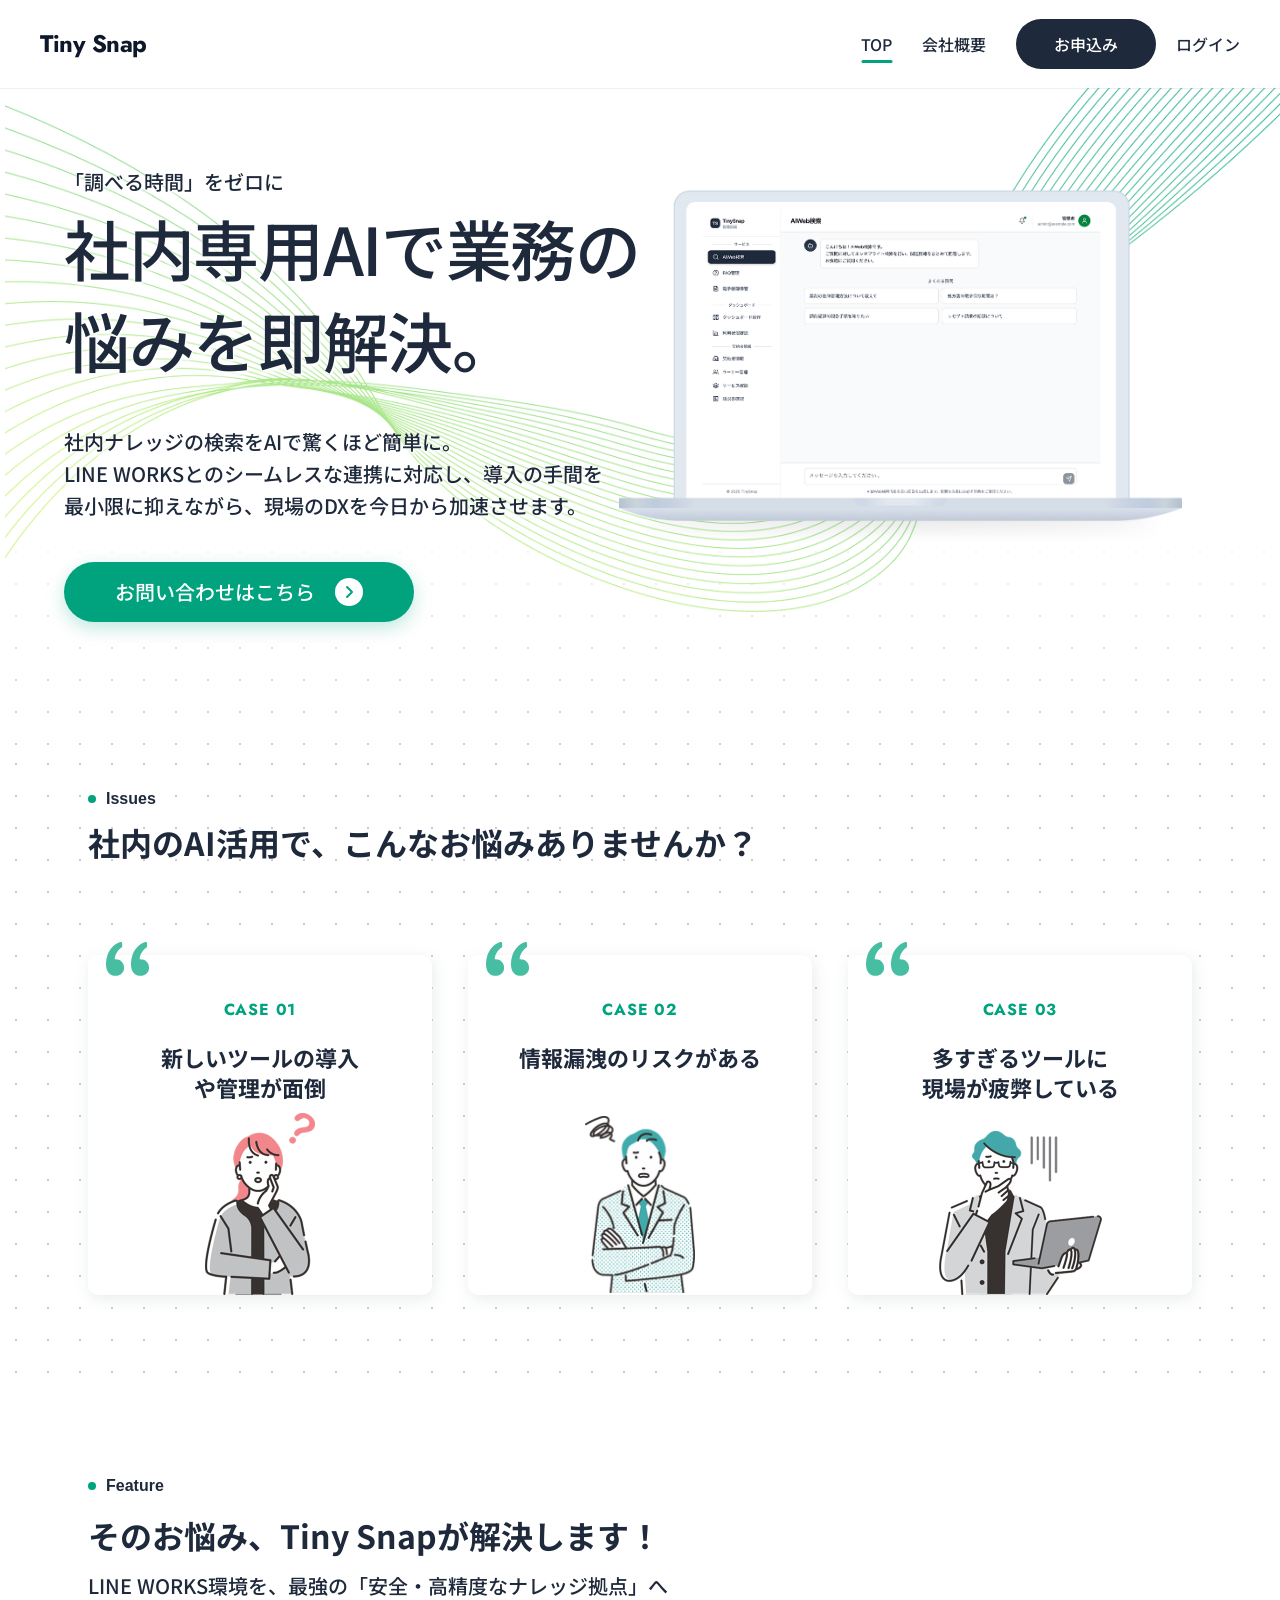
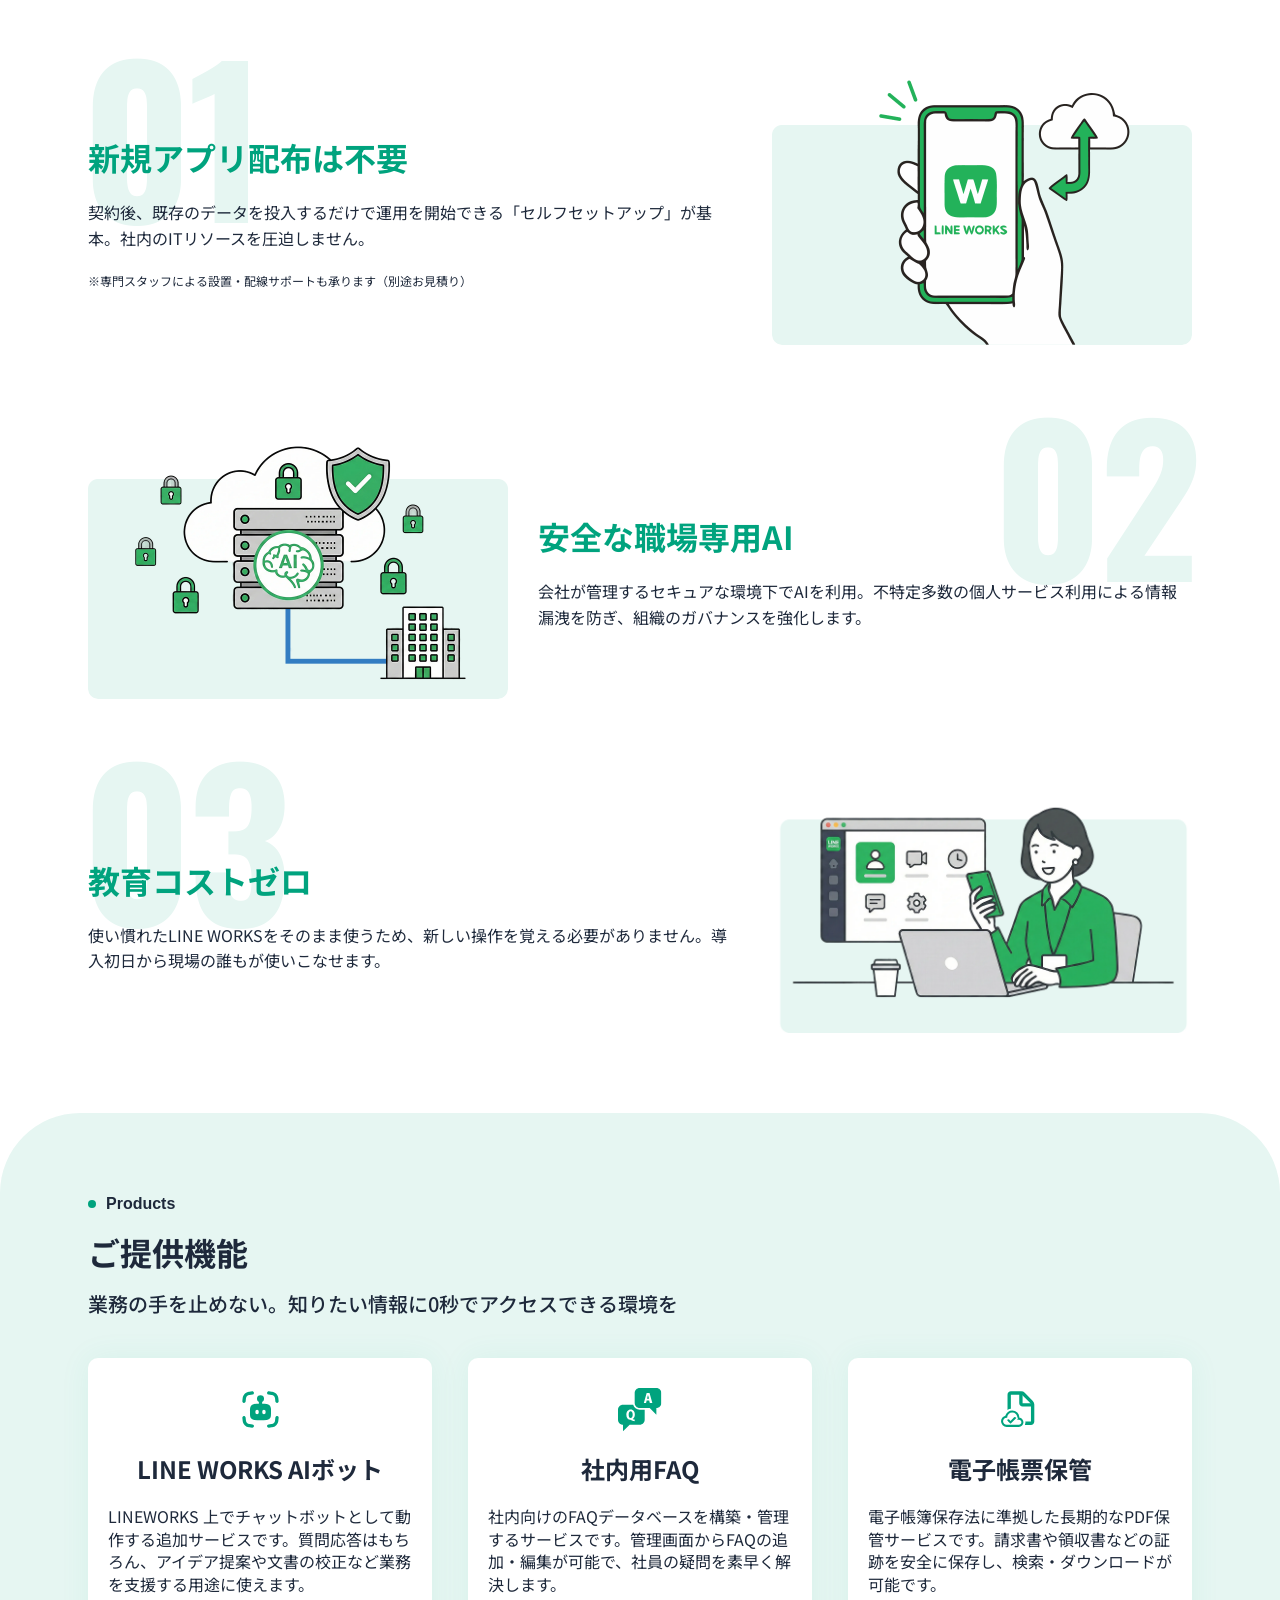
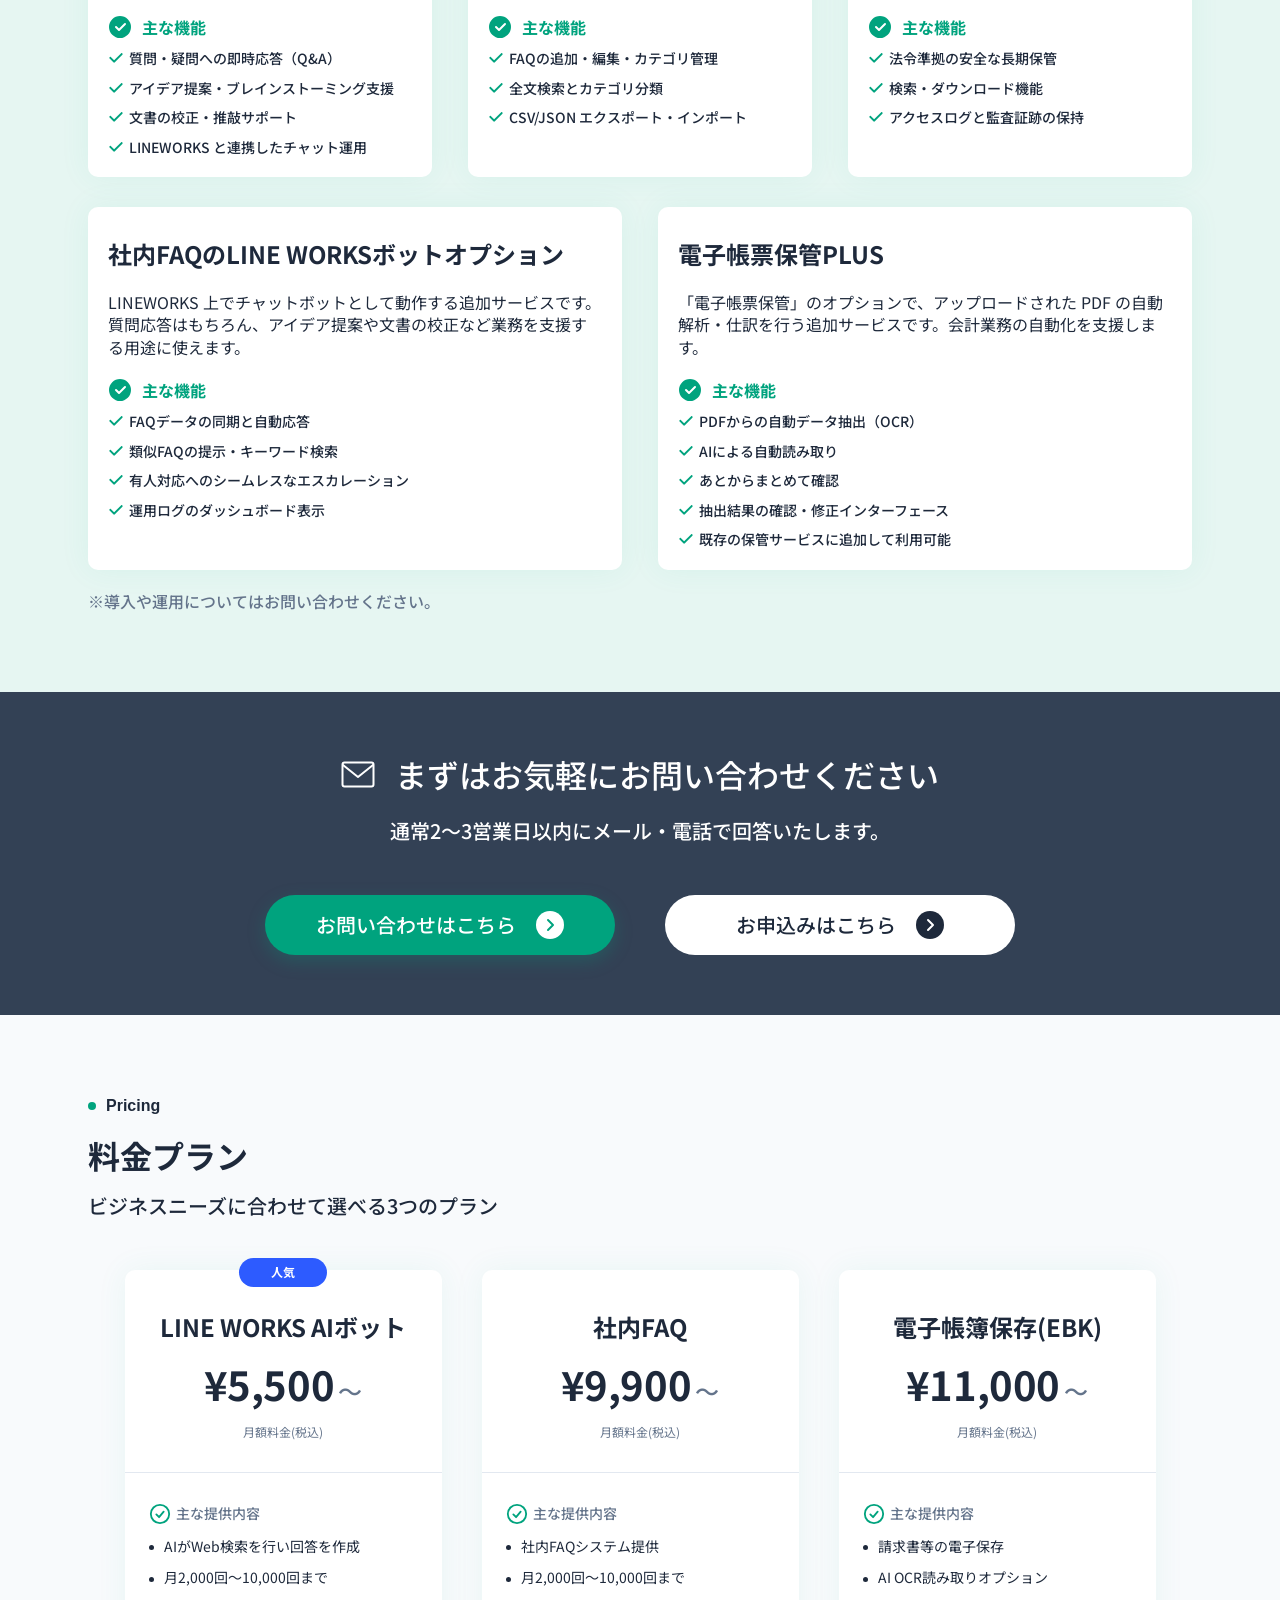
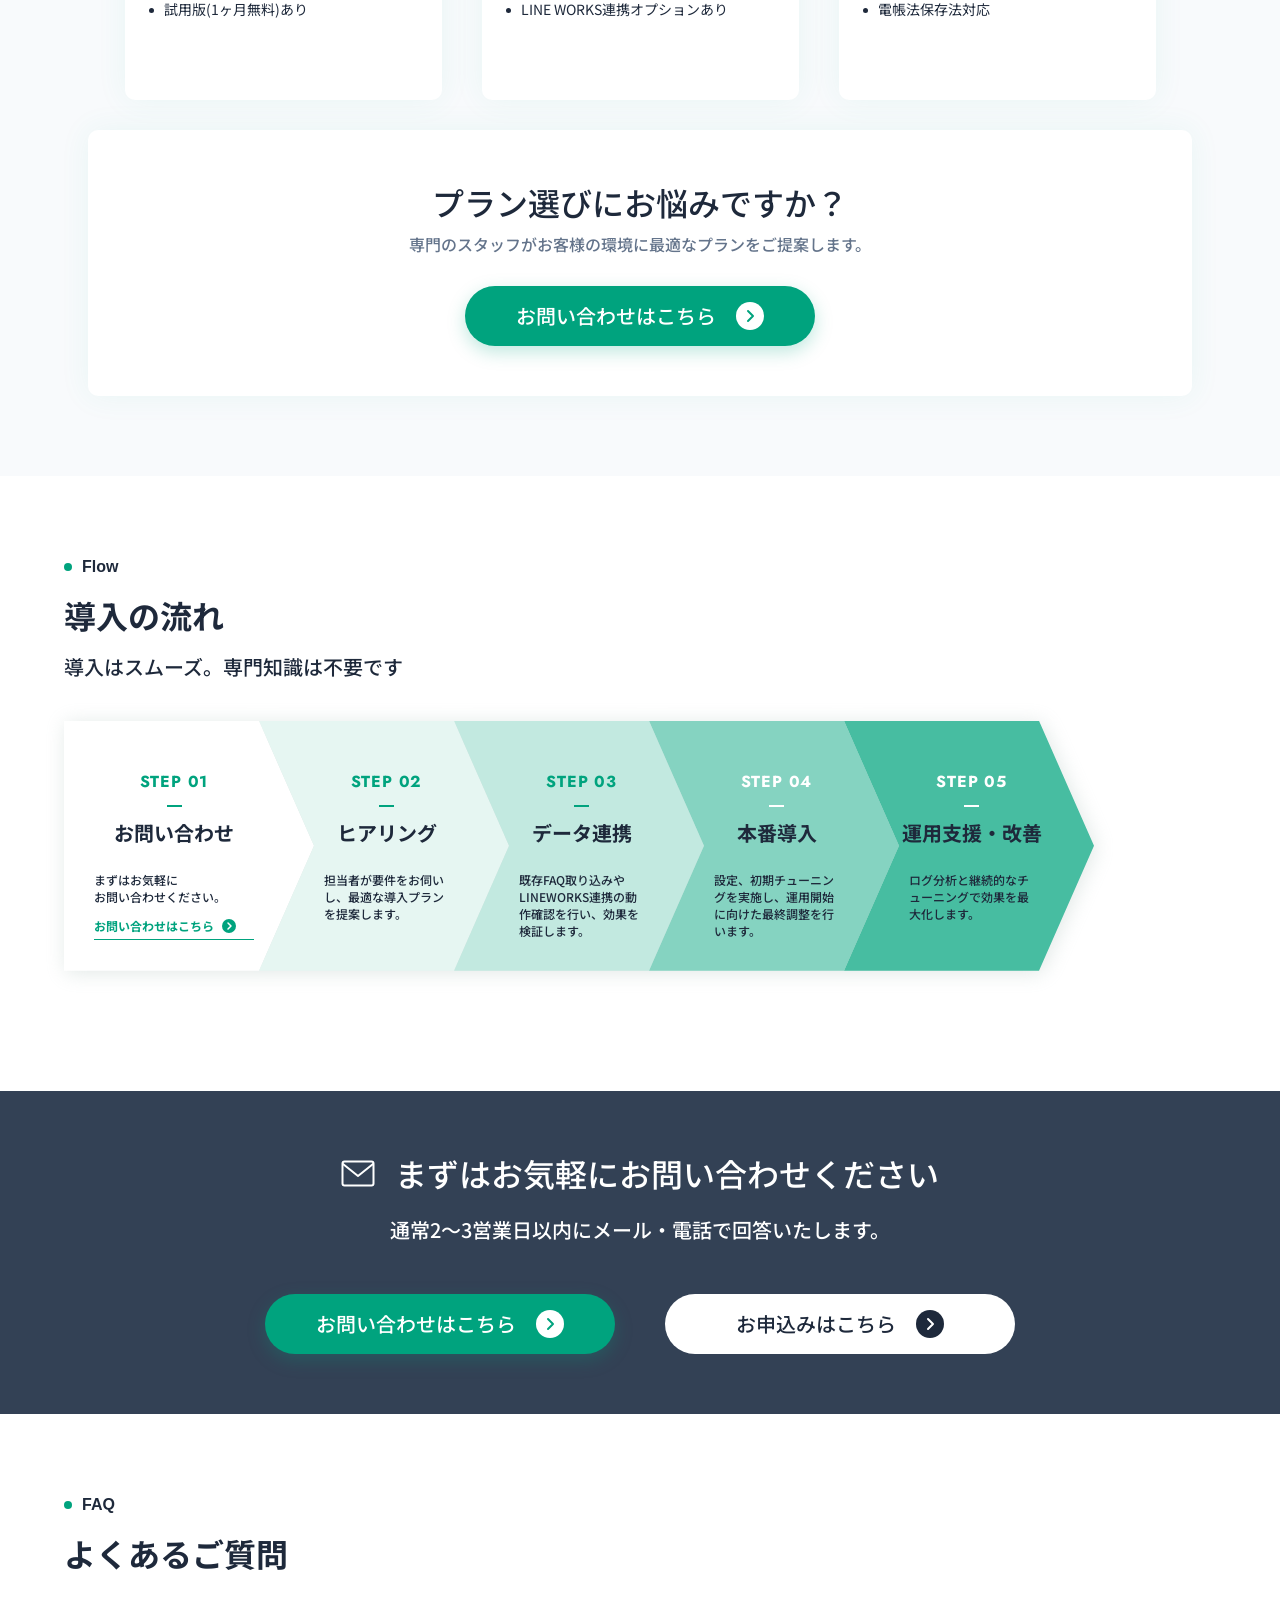
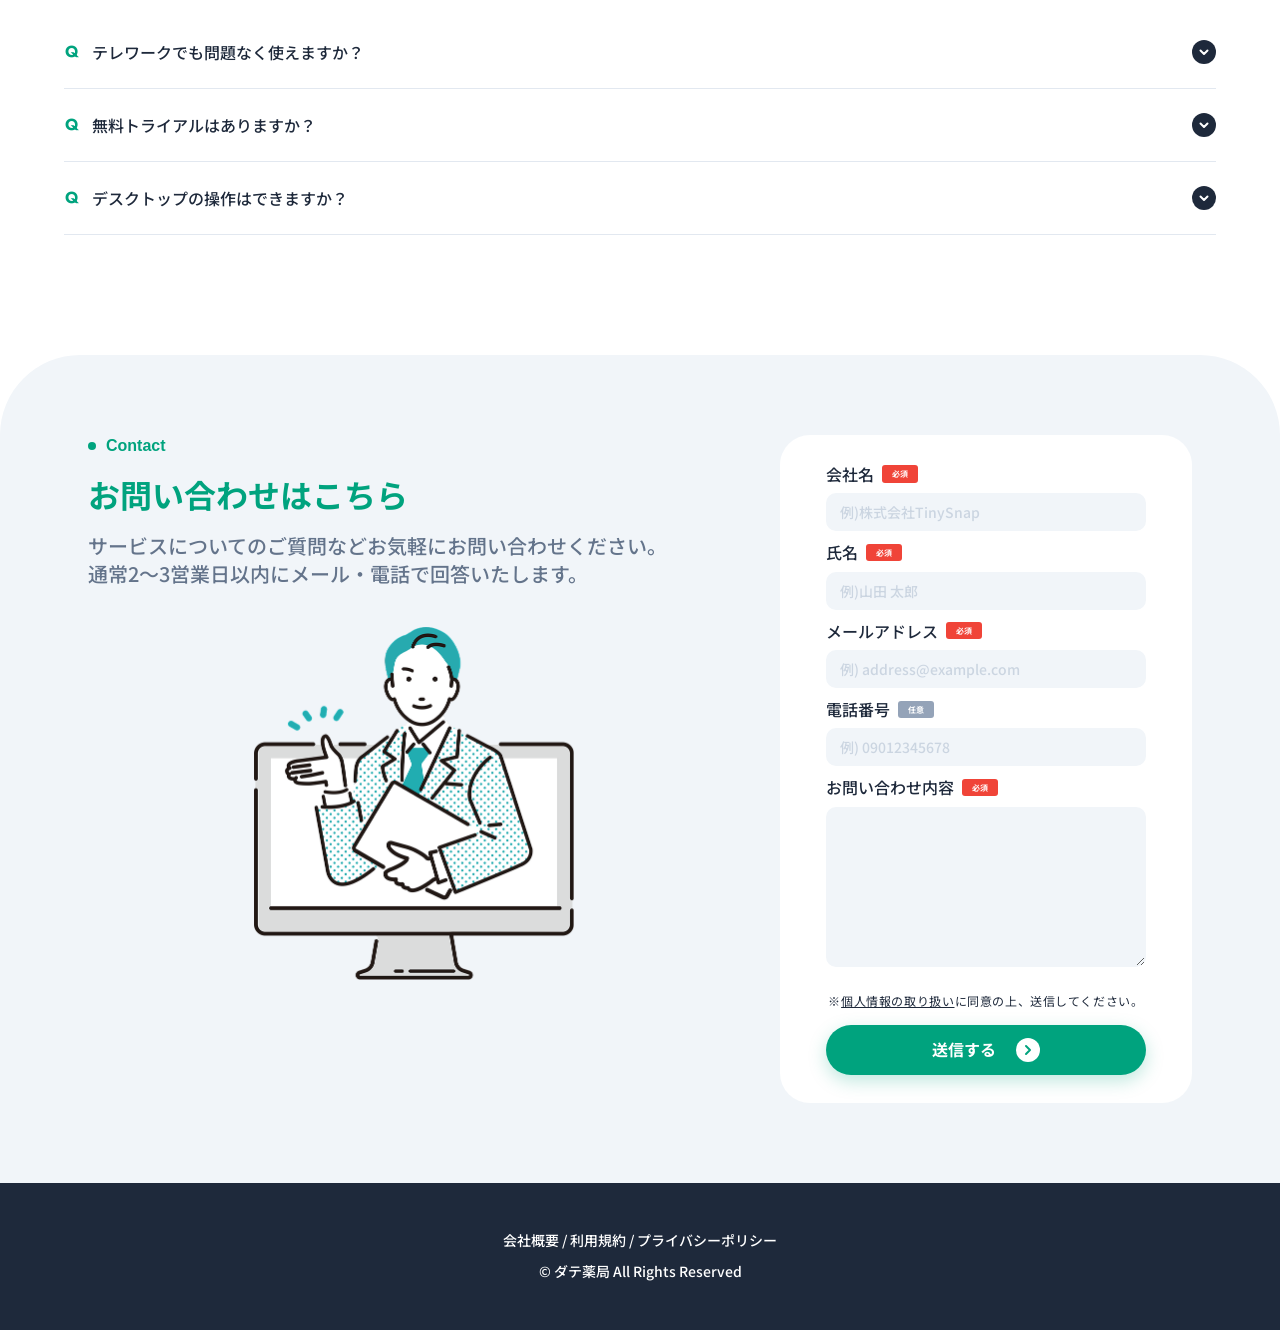
<file: index.html>
<!DOCTYPE html>
<html lang="ja">
<head>
  <meta charset="UTF-8">
  <meta name="viewport" content="width=device-width, initial-scale=1.0">
  <title>Tiny Snap | 社内専用AIで業務の悩みを即解決。</title>
  <meta name="description" content="社内ナレッジの検索をAIで驚くほど簡単に。LINE WORKSとのシームレスな連携に対応し、導入の手間を最小限に抑えながら、現場のDXを今日から加速させます。">
  <link rel="preconnect" href="https://fonts.googleapis.com">
  <link rel="preconnect" href="https://fonts.gstatic.com" crossorigin>
  <!-- Noto Sans JP for body, Jost as Futura alternative for the logo -->
  <link href="https://fonts.googleapis.com/css2?family=Jost:wght@500;700&family=Noto+Sans+JP:wght@400;500;700&family=Oswald:wght@700&display=swap" rel="stylesheet">
  <link rel="stylesheet" href="css/style.css">
  <!-- Google Tag Manager -->
  <script>(function(w,d,s,l,i){w[l]=w[l]||[];w[l].push({'gtm.start':
  new Date().getTime(),event:'gtm.js'});var f=d.getElementsByTagName(s)[0],
  j=d.createElement(s),dl=l!='dataLayer'?'&l='+l:'';j.async=true;j.src=
  'https://www.googletagmanager.com/gtm.js?id='+i+dl;f.parentNode.insertBefore(j,f);
  })(window,document,'script','dataLayer','GTM-M3BZCZDP');</script>
  <!-- End Google Tag Manager -->
</head>
<body>
  <!-- Google Tag Manager (noscript) -->
  <noscript><iframe src="https://www.googletagmanager.com/ns.html?id=GTM-M3BZCZDP"
  height="0" width="0" style="display:none;visibility:hidden"></iframe></noscript>
  <!-- End Google Tag Manager (noscript) -->
  <header class="site-header">
    <div class="site-header__inner">
      <a href="#top" class="site-header__logo" aria-label="Tiny Snap ホーム">Tiny Snap</a>

      <nav class="site-header__nav" aria-label="グローバルナビゲーション">
        <ul class="site-header__nav-list">
          <li class="site-header__nav-item is-current">
            <a href="#top">TOP</a>
          </li>
          <li class="site-header__nav-item">
            <a href="company.html">会社概要</a>
          </li>
        </ul>

        <div class="site-header__actions">
          <a href="register.html" class="site-header__cta">お申込み</a>
          <a href="#login" class="site-header__login">ログイン</a>
        </div>
      </nav>
    </div>
  </header>

  <main>

    <!-- ==========================================================
         Hero (FV)
         ========================================================== -->
    <section class="hero" id="top" aria-labelledby="hero-heading">
      <div class="hero__bg" aria-hidden="true"></div>

      <img
        class="hero__device"
        src="images/hero-device.png"
        alt="Tiny Snapの管理画面イメージ"
        width="1287"
        height="811"
        loading="eager"
        fetchpriority="high"
      >

      <div class="hero__inner">
        <div class="hero__copy">
          <p class="hero__lead">「調べる時間」をゼロに</p>
          <h1 class="hero__heading" id="hero-heading">
            社内専用AIで業務の<br>悩みを即解決。
          </h1>
        </div>

        <p class="hero__description">
          社内ナレッジの検索をAIで驚くほど簡単に。<br>
          LINE WORKSとのシームレスな連携に対応し、導入の手間を<br>
          最小限に抑えながら、現場のDXを今日から加速させます。
        </p>

        <a href="#contact-form" class="hero__cta">
          <span class="hero__cta-text">お問い合わせはこちら</span>
          <svg class="hero__cta-icon" viewBox="0 0 28 28" fill="none" xmlns="http://www.w3.org/2000/svg" aria-hidden="true">
            <circle cx="14" cy="14" r="14" fill="#FFFFFF"/>
            <path d="M12 9l5 5-5 5" stroke="#00A37E" stroke-width="2" stroke-linecap="round" stroke-linejoin="round"/>
          </svg>
        </a>
      </div>
    </section>


    <!-- ==========================================================
         Issues — お悩み3カード
         ========================================================== -->
    <section class="issues" aria-labelledby="issues-heading">
      <div class="issues__inner">
        <div class="issues__head">
          <p class="section-label"><span class="section-label__dot" aria-hidden="true"></span>Issues</p>
          <h2 class="issues__heading" id="issues-heading">
            社内のAI活用で、こんなお悩みありませんか？
          </h2>
        </div>

        <ul class="issues__list">
          <li class="issue-card">
            <img class="issue-card__quote" src="images/icon-quote.svg" alt="" aria-hidden="true" width="36" height="28">
            <div class="issue-card__body">
              <div class="issue-card__text">
                <p class="issue-card__case">CASE 01</p>
                <p class="issue-card__title">新しいツールの導入<br>や管理が面倒</p>
              </div>
              <img class="issue-card__image" src="images/case01.png" alt="" width="110" height="182" loading="lazy">
            </div>
          </li>

          <li class="issue-card">
            <img class="issue-card__quote" src="images/icon-quote.svg" alt="" aria-hidden="true" width="36" height="28">
            <div class="issue-card__body">
              <div class="issue-card__text">
                <p class="issue-card__case">CASE 02</p>
                <p class="issue-card__title">情報漏洩のリスクがある</p>
              </div>
              <img class="issue-card__image" src="images/case02.png" alt="" width="112" height="180" loading="lazy">
            </div>
          </li>

          <li class="issue-card">
            <img class="issue-card__quote" src="images/icon-quote.svg" alt="" aria-hidden="true" width="36" height="28">
            <div class="issue-card__body">
              <div class="issue-card__text">
                <p class="issue-card__case">CASE 03</p>
                <p class="issue-card__title">多すぎるツールに<br>現場が疲弊している</p>
              </div>
              <img class="issue-card__image issue-card__image--wide" src="images/case03.png" alt="" width="163" height="164" loading="lazy">
            </div>
          </li>
        </ul>
      </div>
    </section>


    <!-- ==========================================================
         Feature — 3つの特徴
         ========================================================== -->
    <section class="feature" aria-labelledby="feature-heading">
      <div class="feature__inner">
        <div class="feature__head">
          <p class="section-label"><span class="section-label__dot" aria-hidden="true"></span>Feature</p>
          <h2 class="feature__heading" id="feature-heading">
            そのお悩み、Tiny Snapが解決します！
          </h2>
          <p class="feature__subheading">
            LINE WORKS環境を、最強の「安全・高精度なナレッジ拠点」へ
          </p>
        </div>

        <ul class="feature__list">
          <!-- 01 — text left, image right -->
          <li class="feature-card">
            <span class="feature-card__num" aria-hidden="true">01</span>
            <div class="feature-card__body">
              <h3 class="feature-card__title">新規アプリ配布は不要</h3>
              <p class="feature-card__text">
                契約後、既存のデータを投入するだけで運用を開始できる「セルフセットアップ」が基本。社内のITリソースを圧迫しません。
              </p>
              <p class="feature-card__note">
                ※専門スタッフによる設置・配線サポートも承ります（別途お見積り）
              </p>
            </div>
            <div class="feature-card__media">
              <img src="images/feature-01.png" alt="LINE WORKSのスマートフォン画面イメージ" loading="lazy">
            </div>
          </li>

          <!-- 02 — image left, text right -->
          <li class="feature-card feature-card--reverse">
            <span class="feature-card__num" aria-hidden="true">02</span>
            <div class="feature-card__media">
              <img src="images/feature-02.png" alt="セキュアな環境で動作するAIのイメージ" loading="lazy">
            </div>
            <div class="feature-card__body">
              <h3 class="feature-card__title">安全な職場専用AI</h3>
              <p class="feature-card__text">
                会社が管理するセキュアな環境下でAIを利用。不特定多数の個人サービス利用による情報漏洩を防ぎ、組織のガバナンスを強化します。
              </p>
            </div>
          </li>

          <!-- 03 — text left, image right -->
          <li class="feature-card">
            <span class="feature-card__num" aria-hidden="true">03</span>
            <div class="feature-card__body">
              <h3 class="feature-card__title">教育コストゼロ</h3>
              <p class="feature-card__text">
                使い慣れたLINE WORKSをそのまま使うため、新しい操作を覚える必要がありません。導入初日から現場の誰もが使いこなせます。
              </p>
            </div>
            <div class="feature-card__media">
              <img src="images/feature-03.png" alt="LINE WORKSを使う女性スタッフのイラスト" loading="lazy">
            </div>
          </li>
        </ul>
      </div>
    </section>


    <!-- ==========================================================
         Products — ご提供機能
         ========================================================== -->
    <section class="products" aria-labelledby="products-heading">
      <div class="products__panel">
        <div class="products__inner">
          <div class="products__head">
            <p class="section-label"><span class="section-label__dot" aria-hidden="true"></span>Products</p>
            <h2 class="products__heading" id="products-heading">ご提供機能</h2>
            <p class="products__subheading">
              業務の手を止めない。知りたい情報に0秒でアクセスできる環境を
            </p>
          </div>

          <div class="products__grid">
            <div class="products__rows">
              <ul class="products__row products__row--top">
                <li class="product-card">
                  <div class="product-card__icon" aria-hidden="true">
                    <img src="images/icon-ai-bot.svg" alt="" width="37" height="37">
                  </div>
                  <div class="product-card__body">
                    <h3 class="product-card__title">LINE WORKS AIボット</h3>
                    <p class="product-card__text">
                      LINEWORKS 上でチャットボットとして動作する追加サービスです。質問応答はもちろん、アイデア提案や文書の校正など業務を支援する用途に使えます。
                    </p>
                  </div>
                  <div class="product-feature">
                    <div class="product-feature__header">
                      <img src="images/icon-park-solid_check-one.svg" class="product-feature__header-icon" alt="" width="24" height="24" aria-hidden="true">
                      <span class="product-feature__label">主な機能</span>
                    </div>
                    <ul class="product-feature__list">
                      <li class="product-feature__item">
                        <img src="images/mingcute_check-fill.svg" class="product-feature__check" alt="" width="16" height="16" aria-hidden="true">
                        <span>質問・疑問への即時応答（Q&amp;A）</span>
                      </li>
                      <li class="product-feature__item">
                        <img src="images/mingcute_check-fill.svg" class="product-feature__check" alt="" width="16" height="16" aria-hidden="true">
                        <span>アイデア提案・ブレインストーミング支援</span>
                      </li>
                      <li class="product-feature__item">
                        <img src="images/mingcute_check-fill.svg" class="product-feature__check" alt="" width="16" height="16" aria-hidden="true">
                        <span>文書の校正・推敲サポート</span>
                      </li>
                      <li class="product-feature__item">
                        <img src="images/mingcute_check-fill.svg" class="product-feature__check" alt="" width="16" height="16" aria-hidden="true">
                        <span>LINEWORKS と連携したチャット運用</span>
                      </li>

                    </ul>
                  </div>
                </li>

                <li class="product-card">
                  <div class="product-card__icon" aria-hidden="true">
                    <img src="images/icon-faq.svg" alt="" width="44" height="44">
                  </div>
                  <div class="product-card__body">
                    <h3 class="product-card__title">社内用FAQ</h3>
                    <p class="product-card__text">
                      社内向けのFAQデータベースを構築・管理するサービスです。管理画面からFAQの追加・編集が可能で、社員の疑問を素早く解決します。
                    </p>
                  </div>
                  <div class="product-feature">
                    <div class="product-feature__header">
                      <img src="images/icon-park-solid_check-one.svg" class="product-feature__header-icon" alt="" width="24" height="24" aria-hidden="true">
                      <span class="product-feature__label">主な機能</span>
                    </div>
                    <ul class="product-feature__list">
                      <li class="product-feature__item">
                        <img src="images/mingcute_check-fill.svg" class="product-feature__check" alt="" width="16" height="16" aria-hidden="true">
                        <span>FAQの追加・編集・カテゴリ管理</span>
                      </li>
                      <li class="product-feature__item">
                        <img src="images/mingcute_check-fill.svg" class="product-feature__check" alt="" width="16" height="16" aria-hidden="true">
                        <span>全文検索とカテゴリ分類</span>
                      </li>
                      <li class="product-feature__item">
                        <img src="images/mingcute_check-fill.svg" class="product-feature__check" alt="" width="16" height="16" aria-hidden="true">
                        <span>CSV/JSON エクスポート・インポート</span>
                      </li>
                    </ul>
                  </div>
                </li>

                <li class="product-card">
                  <div class="product-card__icon" aria-hidden="true">
                    <img src="images/icon-document.svg" alt="" width="44" height="44">
                  </div>
                  <div class="product-card__body">
                    <h3 class="product-card__title">電子帳票保管</h3>
                    <p class="product-card__text">
                      電子帳簿保存法に準拠した長期的なPDF保管サービスです。請求書や領収書などの証跡を安全に保存し、検索・ダウンロードが可能です。
                    </p>
                  </div>
                  <div class="product-feature">
                    <div class="product-feature__header">
                      <img src="images/icon-park-solid_check-one.svg" class="product-feature__header-icon" alt="" width="24" height="24" aria-hidden="true">
                      <span class="product-feature__label">主な機能</span>
                    </div>
                    <ul class="product-feature__list">
                      <li class="product-feature__item">
                        <img src="images/mingcute_check-fill.svg" class="product-feature__check" alt="" width="16" height="16" aria-hidden="true">
                        <span>法令準拠の安全な長期保管</span>
                      </li>
                      <li class="product-feature__item">
                        <img src="images/mingcute_check-fill.svg" class="product-feature__check" alt="" width="16" height="16" aria-hidden="true">
                        <span>検索・ダウンロード機能</span>
                      </li>
                      <li class="product-feature__item">
                        <img src="images/mingcute_check-fill.svg" class="product-feature__check" alt="" width="16" height="16" aria-hidden="true">
                        <span>アクセスログと監査証跡の保持</span>
                      </li>
                    </ul>
                  </div>
                </li>
              </ul>

              <ul class="products__row products__row--bottom">
                <li class="product-card product-card--wide">
                  <div class="product-card__body">
                    <h3 class="product-card__title">社内FAQのLINE WORKSボットオプション</h3>
                    <p class="product-card__text">
                      LINEWORKS 上でチャットボットとして動作する追加サービスです。質問応答はもちろん、アイデア提案や文書の校正など業務を支援する用途に使えます。
                    </p>
                  </div>
                  <div class="product-feature">
                    <div class="product-feature__header">
                      <img src="images/icon-park-solid_check-one.svg" class="product-feature__header-icon" alt="" width="24" height="24" aria-hidden="true">
                      <span class="product-feature__label">主な機能</span>
                    </div>
                    <ul class="product-feature__list">
                      <li class="product-feature__item">
                        <img src="images/mingcute_check-fill.svg" class="product-feature__check" alt="" width="16" height="16" aria-hidden="true">
                        <span>FAQデータの同期と自動応答</span>
                      </li>
                      <li class="product-feature__item">
                        <img src="images/mingcute_check-fill.svg" class="product-feature__check" alt="" width="16" height="16" aria-hidden="true">
                        <span>類似FAQの提示・キーワード検索</span>
                      </li>
                      <li class="product-feature__item">
                        <img src="images/mingcute_check-fill.svg" class="product-feature__check" alt="" width="16" height="16" aria-hidden="true">
                        <span>有人対応へのシームレスなエスカレーション</span>
                      </li>
                      <li class="product-feature__item">
                        <img src="images/mingcute_check-fill.svg" class="product-feature__check" alt="" width="16" height="16" aria-hidden="true">
                        <span>運用ログのダッシュボード表示</span>
                      </li>
                    </ul>
                  </div>
                </li>

                <li class="product-card product-card--wide">
                  <div class="product-card__body">
                    <h3 class="product-card__title">電子帳票保管PLUS</h3>
                    <p class="product-card__text">
                      「電子帳票保管」のオプションで、アップロードされた PDF の自動解析・仕訳を行う追加サービスです。会計業務の自動化を支援します。
                    </p>
                  </div>
                  <div class="product-feature">
                    <div class="product-feature__header">
                      <img src="images/icon-park-solid_check-one.svg" class="product-feature__header-icon" alt="" width="24" height="24" aria-hidden="true">
                      <span class="product-feature__label">主な機能</span>
                    </div>
                    <ul class="product-feature__list">
                      <li class="product-feature__item">
                        <img src="images/mingcute_check-fill.svg" class="product-feature__check" alt="" width="16" height="16" aria-hidden="true">
                        <span>PDFからの自動データ抽出（OCR）</span>
                      </li>
                      <li class="product-feature__item">
                        <img src="images/mingcute_check-fill.svg" class="product-feature__check" alt="" width="16" height="16" aria-hidden="true">
                        <span>AIによる自動読み取り</span>
                      </li>
                      <li class="product-feature__item">
                        <img src="images/mingcute_check-fill.svg" class="product-feature__check" alt="" width="16" height="16" aria-hidden="true">
                        <span>あとからまとめて確認</span>
                      </li>
                      <li class="product-feature__item">
                        <img src="images/mingcute_check-fill.svg" class="product-feature__check" alt="" width="16" height="16" aria-hidden="true">
                        <span>抽出結果の確認・修正インターフェース</span>
                      </li>
                      <li class="product-feature__item">
                        <img src="images/mingcute_check-fill.svg" class="product-feature__check" alt="" width="16" height="16" aria-hidden="true">
                        <span>既存の保管サービスに追加して利用可能</span>
                      </li>
                    </ul>
                  </div>
                </li>
              </ul>
            </div>

            <p class="products__note">※導入や運用についてはお問い合わせください。</p>
          </div>
        </div>
      </div>
    </section>


    <!-- ==========================================================
         CTA — お問い合わせ / お申込み
         ========================================================== -->
    <section class="cta" id="contact" aria-labelledby="cta-heading">
      <div class="cta__inner">
        <div class="cta__copy">
          <h2 class="cta__heading" id="cta-heading">
            <svg class="cta__heading-icon" viewBox="0 0 34 27" fill="none" xmlns="http://www.w3.org/2000/svg" aria-hidden="true">
              <rect x="1.5" y="1.5" width="31" height="24" rx="2" stroke="#FFFFFF" stroke-width="2"/>
              <path d="M2 4 L17 16 L32 4" stroke="#FFFFFF" stroke-width="2" stroke-linecap="round" stroke-linejoin="round" fill="none"/>
            </svg>
            <span>まずはお気軽に<br class="cta__heading-br">お問い合わせください</span>
          </h2>
          <p class="cta__lead">通常2〜3営業日以内にメール・電話で回答いたします。</p>
        </div>

        <div class="cta__actions">
          <a href="#contact-form" class="cta-button cta-button--primary">
            <span>お問い合わせはこちら</span>
            <svg class="cta-button__icon" viewBox="0 0 28 28" fill="none" xmlns="http://www.w3.org/2000/svg" aria-hidden="true">
              <circle cx="14" cy="14" r="14" fill="#FFFFFF"/>
              <path d="M12 9l5 5-5 5" stroke="#00A37E" stroke-width="2" stroke-linecap="round" stroke-linejoin="round"/>
            </svg>
          </a>
          <a href="register.html" class="cta-button cta-button--secondary">
            <span>お申込みはこちら</span>
            <svg class="cta-button__icon" viewBox="0 0 28 28" fill="none" xmlns="http://www.w3.org/2000/svg" aria-hidden="true">
              <circle cx="14" cy="14" r="14" fill="#1E293B"/>
              <path d="M12 9l5 5-5 5" stroke="#FFFFFF" stroke-width="2" stroke-linecap="round" stroke-linejoin="round"/>
            </svg>
          </a>
        </div>
      </div>
    </section>


    <!-- ==========================================================
         Pricing — 料金プラン
         ========================================================== -->
    <section class="pricing" aria-labelledby="pricing-heading">
      <div class="pricing__inner">
        <div class="pricing__head">
          <p class="section-label"><span class="section-label__dot" aria-hidden="true"></span>Pricing</p>
          <h2 class="pricing__heading" id="pricing-heading">料金プラン</h2>
          <p class="pricing__subheading">ビジネスニーズに合わせて選べる3つのプラン</p>
        </div>

        <div class="pricing__grid">
          <!-- 3 plan cards -->
          <ul class="pricing__cards">
            <li class="plan-card plan-card--popular">
              <span class="plan-card__badge" aria-label="人気プラン">人気</span>
              <div class="plan-card__head">
                <h3 class="plan-card__title">LINE WORKS AIボット</h3>
                <div class="plan-card__price">
                  <span class="plan-card__price-amount">¥5,500</span>
                  <span class="plan-card__price-tilde">〜</span>
                </div>
                <p class="plan-card__price-note">月額料金(税込)</p>
              </div>
              <div class="plan-card__body">
                <p class="plan-card__features-label">
                  <svg viewBox="0 0 24 24" fill="none" xmlns="http://www.w3.org/2000/svg" aria-hidden="true">
                    <circle cx="12" cy="12" r="10" stroke="#00A37E" stroke-width="2"/>
                    <path d="M8 12.5l3 3 5-6" stroke="#00A37E" stroke-width="2" stroke-linecap="round" stroke-linejoin="round"/>
                  </svg>
                  <span>主な提供内容</span>
                </p>
                <ul class="plan-card__features">
                  <li>AIがWeb検索を行い回答を作成</li>
                  <li>月2,000回〜10,000回まで</li>
                  <li>試用版(1ヶ月無料)あり</li>
                </ul>
              </div>
            </li>

            <li class="plan-card">
              <div class="plan-card__head">
                <h3 class="plan-card__title">社内FAQ</h3>
                <div class="plan-card__price">
                  <span class="plan-card__price-amount">¥9,900</span>
                  <span class="plan-card__price-tilde">〜</span>
                </div>
                <p class="plan-card__price-note">月額料金(税込)</p>
              </div>
              <div class="plan-card__body">
                <p class="plan-card__features-label">
                  <svg viewBox="0 0 24 24" fill="none" xmlns="http://www.w3.org/2000/svg" aria-hidden="true">
                    <circle cx="12" cy="12" r="10" stroke="#00A37E" stroke-width="2"/>
                    <path d="M8 12.5l3 3 5-6" stroke="#00A37E" stroke-width="2" stroke-linecap="round" stroke-linejoin="round"/>
                  </svg>
                  <span>主な提供内容</span>
                </p>
                <ul class="plan-card__features">
                  <li>社内FAQシステム提供</li>
                  <li>月2,000回〜10,000回まで</li>
                  <li>LINE WORKS連携オプションあり</li>
                </ul>
              </div>
            </li>

            <li class="plan-card">
              <div class="plan-card__head">
                <h3 class="plan-card__title">電子帳簿保存(EBK)</h3>
                <div class="plan-card__price">
                  <span class="plan-card__price-amount">¥11,000</span>
                  <span class="plan-card__price-tilde">〜</span>
                </div>
                <p class="plan-card__price-note">月額料金(税込)</p>
              </div>
              <div class="plan-card__body">
                <p class="plan-card__features-label">
                  <svg viewBox="0 0 24 24" fill="none" xmlns="http://www.w3.org/2000/svg" aria-hidden="true">
                    <circle cx="12" cy="12" r="10" stroke="#00A37E" stroke-width="2"/>
                    <path d="M8 12.5l3 3 5-6" stroke="#00A37E" stroke-width="2" stroke-linecap="round" stroke-linejoin="round"/>
                  </svg>
                  <span>主な提供内容</span>
                </p>
                <ul class="plan-card__features">
                  <li>請求書等の電子保存</li>
                  <li>AI OCR読み取りオプション</li>
                  <li>電帳法保存法対応</li>
                </ul>
              </div>
            </li>
          </ul>

          <!-- Help / consultation card -->
          <div class="pricing__help">
            <div class="pricing__help-copy">
              <h3 class="pricing__help-heading">プラン選びにお悩みですか？</h3>
              <p class="pricing__help-text">専門のスタッフがお客様の環境に最適なプランをご提案します。</p>
            </div>
            <a href="#contact-form" class="pricing__help-button">
              <span>お問い合わせはこちら</span>
              <svg viewBox="0 0 28 28" fill="none" xmlns="http://www.w3.org/2000/svg" aria-hidden="true">
                <circle cx="14" cy="14" r="14" fill="#FFFFFF"/>
                <path d="M12 9l5 5-5 5" stroke="#00A37E" stroke-width="2" stroke-linecap="round" stroke-linejoin="round"/>
              </svg>
            </a>
          </div>
        </div>
      </div>
    </section>


    <!-- ==========================================================
         Flow — 導入の流れ
         ========================================================== -->
    <section class="flow" aria-labelledby="flow-heading">
      <div class="flow__inner">
        <div class="flow__head">
          <p class="section-label"><span class="section-label__dot" aria-hidden="true"></span>Flow</p>
          <h2 class="flow__heading" id="flow-heading">導入の流れ</h2>
          <p class="flow__subheading">導入はスムーズ。専門知識は不要です</p>
        </div>

        <ol class="flow__steps">
          <li class="flow-step flow-step--first">
            <div class="flow-step__top">
              <p class="flow-step__num">STEP 01</p>
              <span class="flow-step__divider" aria-hidden="true"></span>
              <h3 class="flow-step__title">お問い合わせ</h3>
            </div>
            <div class="flow-step__bottom">
              <p class="flow-step__text">まずはお気軽に<br>お問い合わせください。</p>
              <a class="flow-step__link" href="#contact-form">
                <span>お問い合わせはこちら</span>
                <svg viewBox="0 0 14 14" fill="none" xmlns="http://www.w3.org/2000/svg" aria-hidden="true">
                  <circle cx="7" cy="7" r="7" fill="#00A37E"/>
                  <path d="M6 4l3 3-3 3" stroke="#FFFFFF" stroke-width="1.5" stroke-linecap="round" stroke-linejoin="round"/>
                </svg>
              </a>
            </div>
          </li>

          <li class="flow-step flow-step--02">
            <div class="flow-step__top">
              <p class="flow-step__num">STEP 02</p>
              <span class="flow-step__divider" aria-hidden="true"></span>
              <h3 class="flow-step__title">ヒアリング</h3>
            </div>
            <p class="flow-step__text">担当者が要件をお伺いし、最適な導入プランを提案します。</p>
          </li>

          <li class="flow-step flow-step--03">
            <div class="flow-step__top">
              <p class="flow-step__num">STEP 03</p>
              <span class="flow-step__divider" aria-hidden="true"></span>
              <h3 class="flow-step__title">データ連携</h3>
            </div>
            <p class="flow-step__text">既存FAQ取り込みやLINEWORKS連携の動作確認を行い、効果を検証します。</p>
          </li>

          <li class="flow-step flow-step--04">
            <div class="flow-step__top">
              <p class="flow-step__num">STEP 04</p>
              <span class="flow-step__divider" aria-hidden="true"></span>
              <h3 class="flow-step__title">本番導入</h3>
            </div>
            <p class="flow-step__text">設定、初期チューニングを実施し、運用開始に向けた最終調整を行います。</p>
          </li>

          <li class="flow-step flow-step--05">
            <div class="flow-step__top">
              <p class="flow-step__num">STEP 05</p>
              <span class="flow-step__divider" aria-hidden="true"></span>
              <h3 class="flow-step__title">運用支援・改善</h3>
            </div>
            <p class="flow-step__text">ログ分析と継続的なチューニングで効果を最大化します。</p>
          </li>
        </ol>
      </div>
    </section>


    <!-- ==========================================================
         CTA #2 — 同じパターンを Flow の後にもう一度
         ========================================================== -->
    <section class="cta" aria-labelledby="cta2-heading">
      <div class="cta__inner">
        <div class="cta__copy">
          <h2 class="cta__heading" id="cta2-heading">
            <svg class="cta__heading-icon" viewBox="0 0 34 27" fill="none" xmlns="http://www.w3.org/2000/svg" aria-hidden="true">
              <rect x="1.5" y="1.5" width="31" height="24" rx="2" stroke="#FFFFFF" stroke-width="2"/>
              <path d="M2 4 L17 16 L32 4" stroke="#FFFFFF" stroke-width="2" stroke-linecap="round" stroke-linejoin="round" fill="none"/>
            </svg>
            <span>まずはお気軽に<br class="cta__heading-br">お問い合わせください</span>
          </h2>
          <p class="cta__lead">通常2〜3営業日以内にメール・電話で回答いたします。</p>
        </div>

        <div class="cta__actions">
          <a href="#contact-form" class="cta-button cta-button--primary">
            <span>お問い合わせはこちら</span>
            <svg class="cta-button__icon" viewBox="0 0 28 28" fill="none" xmlns="http://www.w3.org/2000/svg" aria-hidden="true">
              <circle cx="14" cy="14" r="14" fill="#FFFFFF"/>
              <path d="M12 9l5 5-5 5" stroke="#00A37E" stroke-width="2" stroke-linecap="round" stroke-linejoin="round"/>
            </svg>
          </a>
          <a href="register.html" class="cta-button cta-button--secondary">
            <span>お申込みはこちら</span>
            <svg class="cta-button__icon" viewBox="0 0 28 28" fill="none" xmlns="http://www.w3.org/2000/svg" aria-hidden="true">
              <circle cx="14" cy="14" r="14" fill="#1E293B"/>
              <path d="M12 9l5 5-5 5" stroke="#FFFFFF" stroke-width="2" stroke-linecap="round" stroke-linejoin="round"/>
            </svg>
          </a>
        </div>
      </div>
    </section>


    <!-- ==========================================================
         FAQ — よくあるご質問
         ========================================================== -->
    <section class="faq" id="faq" aria-labelledby="faq-heading">
      <div class="faq__inner">
        <div class="faq__head">
          <p class="section-label"><span class="section-label__dot" aria-hidden="true"></span>FAQ</p>
          <h2 class="faq__heading" id="faq-heading">よくあるご質問</h2>
        </div>

        <ul class="faq__list">
          <li class="faq-item">
            <details>
              <summary>
                <span class="faq-item__q" aria-hidden="true">Q</span>
                <span class="faq-item__question">テレワークでも問題なく使えますか？</span>
                <span class="faq-item__toggle" aria-hidden="true">
                  <svg viewBox="0 0 12 12" fill="none" xmlns="http://www.w3.org/2000/svg">
                    <path d="M2.5 4.5l3.5 3.5 3.5-3.5" stroke="#FFFFFF" stroke-width="2" stroke-linecap="round" stroke-linejoin="round"/>
                  </svg>
                </span>
              </summary>
              <div class="faq-item__answer">
                <p>はい、社外のあらゆるネットワーク環境からアクセスでき、テレワーク環境でも問題なくご利用いただけます。</p>
              </div>
            </details>
          </li>

          <li class="faq-item">
            <details>
              <summary>
                <span class="faq-item__q" aria-hidden="true">Q</span>
                <span class="faq-item__question">無料トライアルはありますか？</span>
                <span class="faq-item__toggle" aria-hidden="true">
                  <svg viewBox="0 0 12 12" fill="none" xmlns="http://www.w3.org/2000/svg">
                    <path d="M2.5 4.5l3.5 3.5 3.5-3.5" stroke="#FFFFFF" stroke-width="2" stroke-linecap="round" stroke-linejoin="round"/>
                  </svg>
                </span>
              </summary>
              <div class="faq-item__answer">
                <p>お打ち合わせを実施させていただいたお客様に対して、1カ月のトライアル期間をご用意しています。トライアル中の機能制限はなく、TinySnapのすべての機能をご利用いただけます。</p>
              </div>
            </details>
          </li>

          <li class="faq-item">
            <details>
              <summary>
                <span class="faq-item__q" aria-hidden="true">Q</span>
                <span class="faq-item__question">デスクトップの操作はできますか？</span>
                <span class="faq-item__toggle" aria-hidden="true">
                  <svg viewBox="0 0 12 12" fill="none" xmlns="http://www.w3.org/2000/svg">
                    <path d="M2.5 4.5l3.5 3.5 3.5-3.5" stroke="#FFFFFF" stroke-width="2" stroke-linecap="round" stroke-linejoin="round"/>
                  </svg>
                </span>
              </summary>
              <div class="faq-item__answer">
                <p>はい、デスクトップ・モバイルいずれの環境でもご利用いただけます。</p>
              </div>
            </details>
          </li>
        </ul>

      </div>
    </section>


    <!-- ==========================================================
         Contact — お問い合わせフォーム
         ========================================================== -->
    <section class="contact" id="contact-form" aria-labelledby="contact-heading">
      <div class="contact__inner">
        <div class="contact__copy">
          <p class="section-label section-label--brand">
            <span class="section-label__dot" aria-hidden="true"></span>Contact
          </p>
          <h2 class="contact__heading" id="contact-heading">お問い合わせはこちら</h2>
          <p class="contact__lead">
            サービスについてのご質問などお気軽にお問い合わせください。<br>
            通常2〜3営業日以内にメール・電話で回答いたします。
          </p>

          <img
            class="contact__illustration"
            src="images/contact-illustration.png"
            alt=""
            aria-hidden="true"
            loading="lazy"
          >
        </div>

        <form class="contact-form" novalidate>
          <div class="contact-form__fields">
            <div class="form-field">
              <label class="form-field__label" for="contact-company">
                <span>会社名</span>
                <span class="form-field__badge form-field__badge--required">必須</span>
              </label>
              <input
                class="form-field__input"
                type="text"
                id="contact-company"
                name="company"
                placeholder="例)株式会社TinySnap"
                required
              >
            </div>

            <div class="form-field">
              <label class="form-field__label" for="contact-name">
                <span>氏名</span>
                <span class="form-field__badge form-field__badge--required">必須</span>
              </label>
              <input
                class="form-field__input"
                type="text"
                id="contact-name"
                name="name"
                placeholder="例)山田 太郎"
                required
              >
            </div>

            <div class="form-field">
              <label class="form-field__label" for="contact-email">
                <span>メールアドレス</span>
                <span class="form-field__badge form-field__badge--required">必須</span>
              </label>
              <input
                class="form-field__input"
                type="email"
                id="contact-email"
                name="email"
                placeholder="例) address@example.com"
                required
              >
            </div>

            <div class="form-field">
              <label class="form-field__label" for="contact-tel">
                <span>電話番号</span>
                <span class="form-field__badge form-field__badge--optional">任意</span>
              </label>
              <input
                class="form-field__input"
                type="tel"
                id="contact-tel"
                name="tel"
                placeholder="例) 09012345678"
              >
            </div>

            <div class="form-field">
              <label class="form-field__label" for="contact-message">
                <span>お問い合わせ内容</span>
                <span class="form-field__badge form-field__badge--required">必須</span>
              </label>
              <textarea
                class="form-field__input form-field__input--textarea"
                id="contact-message"
                name="message"
                rows="6"
                required
              ></textarea>
            </div>
          </div>

          <div class="contact-form__footer">
            <p class="contact-form__consent">
              ※<a href="privacy.html">個人情報の取り扱い</a>に同意の上、送信してください。
            </p>
            <button class="contact-form__submit" type="submit">
              <span>送信する</span>
              <svg viewBox="0 0 24 24" fill="none" xmlns="http://www.w3.org/2000/svg" aria-hidden="true">
                <circle cx="12" cy="12" r="12" fill="#FFFFFF"/>
                <path d="M10 8l4 4-4 4" stroke="#00A37E" stroke-width="2" stroke-linecap="round" stroke-linejoin="round"/>
              </svg>
            </button>
          </div>
        </form>
      </div>
    </section>

  </main>


  <!-- ==========================================================
       Footer
       ========================================================== -->
  <footer class="site-footer">
    <p class="site-footer__links">
      <a href="company.html">会社概要</a> / <a href="terms.html">利用規約</a> / <a href="privacy.html">プライバシーポリシー</a>
    </p>
    <p class="site-footer__copyright">© ダテ薬局 All Rights Reserved</p>
  </footer>

  <script>
    /* ── お問い合わせフォーム グロウ ── */
    (function () {
      var form = document.querySelector('.contact-form');
      if (!form) return;

      function triggerGlow() {
        form.classList.remove('is-glowing');
        void form.offsetHeight; // アニメーションリセット
        form.classList.add('is-glowing');
        form.addEventListener('animationend', function () {
          form.classList.remove('is-glowing');
        }, { once: true });
      }

      // #contact-form へのリンクをクリックしたらスクロール完了後にグロウ
      document.querySelectorAll('a[href="#contact-form"]').forEach(function (link) {
        link.addEventListener('click', function () {
          setTimeout(triggerGlow, 700); // smooth scroll の完了を待つ
        });
      });

      // ページ読み込み時にハッシュが #contact-form なら即グロウ
      if (window.location.hash === '#contact-form') {
        setTimeout(triggerGlow, 400);
      }
    })();

    /* ── FAQ アコーディオン ── */
    (function () {
      document.querySelectorAll('.faq-item details').forEach(function (details) {
        var summary = details.querySelector('summary');
        var answer  = details.querySelector('.faq-item__answer');
        var busy    = false;

        summary.addEventListener('click', function (e) {
          e.preventDefault();
          if (busy) return;
          busy = true;

          if (details.open) {
            /* ── 閉じる: 1fr → 0fr ── */
            answer.style.gridTemplateRows = '1fr';
            answer.offsetHeight;                    // 強制リフロー（from値を確定）
            answer.style.gridTemplateRows = '0fr';
            answer.addEventListener('transitionend', function onClose(evt) {
              if (evt.propertyName !== 'grid-template-rows') return;
              answer.removeEventListener('transitionend', onClose);
              details.removeAttribute('open');
              answer.style.gridTemplateRows = '';
              busy = false;
            });
          } else {
            /* ── 開く: 0fr → 1fr ── */
            details.setAttribute('open', '');
            answer.style.gridTemplateRows = '0fr';
            answer.offsetHeight;                    // 強制リフロー（from値を確定）
            answer.style.gridTemplateRows = '1fr';
            answer.addEventListener('transitionend', function onOpen(evt) {
              if (evt.propertyName !== 'grid-template-rows') return;
              answer.removeEventListener('transitionend', onOpen);
              answer.style.gridTemplateRows = '';
              busy = false;
            });
          }
        });
      });
    })();
  </script>
</body>
</html>
</file>
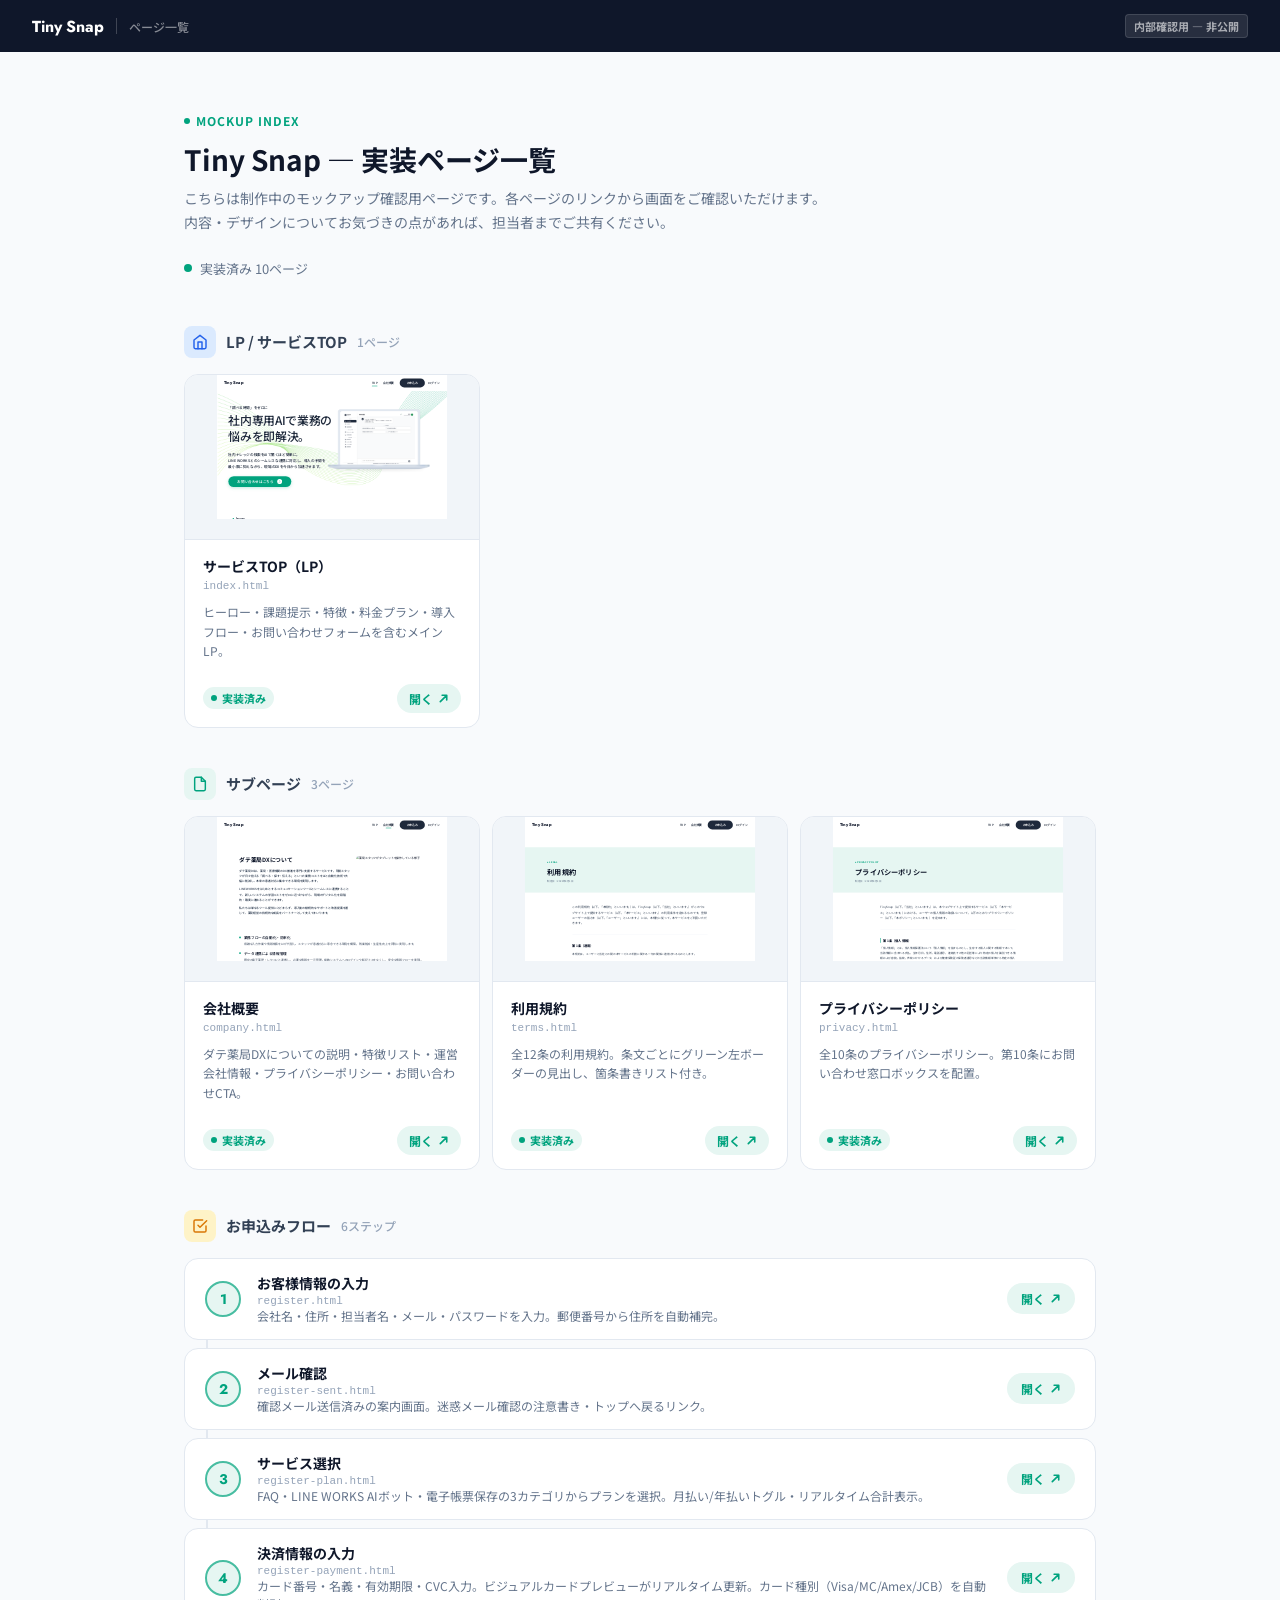
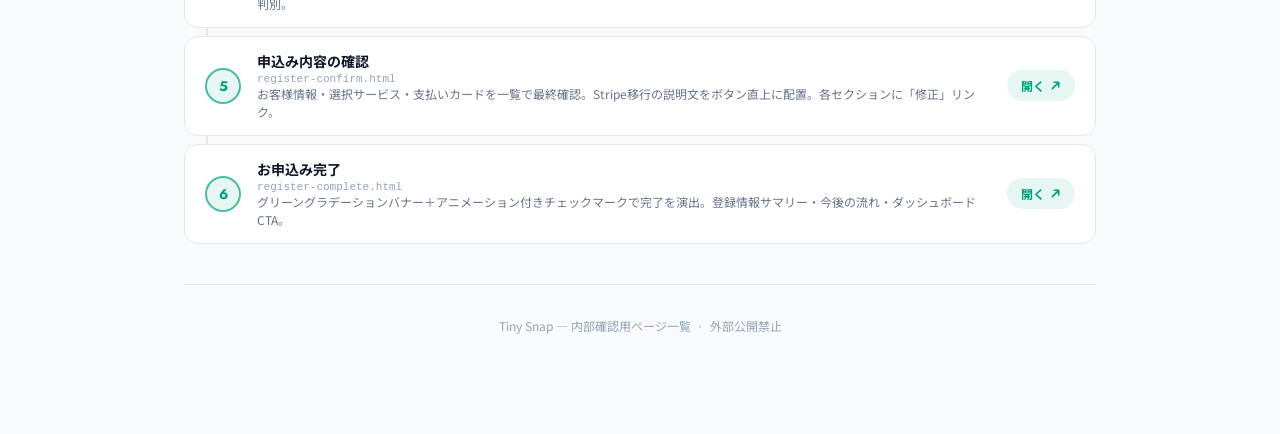
<file: _mockup.html>
<!DOCTYPE html>
<html lang="ja">
<head>
  <meta charset="UTF-8">
  <meta name="viewport" content="width=device-width, initial-scale=1.0">
  <title>ページ一覧 — Tiny Snap モック確認用</title>
  <meta name="robots" content="noindex, nofollow">
  <link rel="preconnect" href="https://fonts.googleapis.com">
  <link rel="preconnect" href="https://fonts.gstatic.com" crossorigin>
  <link href="https://fonts.googleapis.com/css2?family=Jost:wght@500;700&family=Noto+Sans+JP:wght@400;500;700&display=swap" rel="stylesheet">
  <style>
    *, *::before, *::after { box-sizing: border-box; }

    :root {
      --brand: #00A37E;
      --brand-light: #E6F6F2;
      --brand-mid: #47BDA1;
      --gray-900: #0F172A;
      --gray-700: #334155;
      --gray-500: #64748B;
      --gray-400: #94A3B8;
      --gray-200: #E2E8F0;
      --gray-100: #F1F5F9;
      --white: #FFFFFF;
      --font-jp: "Noto Sans JP", sans-serif;
      --font-en: "Jost", sans-serif;
    }

    html { scroll-behavior: smooth; }

    body {
      margin: 0;
      font-family: var(--font-jp);
      background: #F8FAFC;
      color: var(--gray-900);
      -webkit-font-smoothing: antialiased;
      min-height: 100vh;
    }

    a { color: inherit; text-decoration: none; }

    /* ── Top bar ── */
    .topbar {
      position: sticky;
      top: 0;
      z-index: 50;
      background: var(--gray-900);
      padding: 0 32px;
      height: 52px;
      display: flex;
      align-items: center;
      justify-content: space-between;
      gap: 16px;
    }

    .topbar__left {
      display: flex;
      align-items: center;
      gap: 12px;
    }

    .topbar__logo {
      font-family: var(--font-en);
      font-weight: 700;
      font-size: 16px;
      color: var(--white);
      letter-spacing: -0.01em;
    }

    .topbar__sep {
      width: 1px;
      height: 16px;
      background: rgba(255,255,255,0.2);
    }

    .topbar__label {
      font-size: 12px;
      font-weight: 500;
      color: rgba(255,255,255,0.5);
    }

    .topbar__badge {
      font-size: 11px;
      font-weight: 700;
      padding: 3px 8px;
      border-radius: 4px;
      background: rgba(255,255,255,0.1);
      color: rgba(255,255,255,0.6);
      border: 1px solid rgba(255,255,255,0.12);
    }

    /* ── Layout ── */
    .wrapper {
      max-width: 960px;
      margin: 0 auto;
      padding: 48px 24px 80px;
    }

    /* ── Hero ── */
    .hero {
      margin-bottom: 48px;
    }

    .hero__eyebrow {
      display: inline-flex;
      align-items: center;
      gap: 6px;
      font-size: 12px;
      font-weight: 700;
      letter-spacing: 0.08em;
      text-transform: uppercase;
      color: var(--brand);
      margin-bottom: 12px;
    }

    .hero__eyebrow::before {
      content: '';
      width: 6px;
      height: 6px;
      border-radius: 50%;
      background: var(--brand);
      display: inline-block;
    }

    .hero__title {
      font-size: 28px;
      font-weight: 700;
      color: var(--gray-900);
      margin: 0 0 10px;
      line-height: 1.3;
    }

    .hero__desc {
      font-size: 14px;
      color: var(--gray-500);
      margin: 0;
      line-height: 1.7;
    }

    /* ── Stats bar ── */
    .stats {
      display: flex;
      gap: 24px;
      margin-top: 24px;
      flex-wrap: wrap;
    }

    .stat {
      display: flex;
      align-items: center;
      gap: 8px;
      font-size: 13px;
      color: var(--gray-500);
    }

    .stat__dot {
      width: 8px;
      height: 8px;
      border-radius: 50%;
    }

    .stat__dot--done   { background: var(--brand); }
    .stat__dot--review { background: #F59E0B; }

    /* ── Section ── */
    .section {
      margin-bottom: 40px;
    }

    .section__header {
      display: flex;
      align-items: center;
      gap: 10px;
      margin-bottom: 16px;
    }

    .section__icon {
      width: 32px;
      height: 32px;
      border-radius: 8px;
      display: flex;
      align-items: center;
      justify-content: center;
      flex-shrink: 0;
    }

    .section__icon--lp      { background: #DBEAFE; color: #2563EB; }
    .section__icon--sub     { background: var(--brand-light); color: var(--brand); }
    .section__icon--flow    { background: #FEF3C7; color: #D97706; }

    .section__title {
      font-size: 15px;
      font-weight: 700;
      color: var(--gray-700);
      margin: 0;
    }

    .section__count {
      font-size: 12px;
      color: var(--gray-400);
      font-weight: 500;
    }

    /* ── Page grid ── */
    .page-grid {
      display: grid;
      grid-template-columns: repeat(auto-fill, minmax(280px, 1fr));
      gap: 12px;
    }

    /* ── Page card ── */
    .page-card {
      background: var(--white);
      border: 1px solid var(--gray-200);
      border-radius: 14px;
      overflow: hidden;
      transition: box-shadow 0.15s, transform 0.15s, border-color 0.15s;
      display: flex;
      flex-direction: column;
    }

    .page-card:hover {
      box-shadow: 0 4px 20px rgba(0,0,0,0.08);
      transform: translateY(-2px);
      border-color: var(--brand-mid);
    }

    /* Thumbnail */
    .page-card__thumb {
      width: 100%;
      aspect-ratio: 16/9;
      background: var(--gray-100);
      display: flex;
      align-items: center;
      justify-content: center;
      position: relative;
      overflow: hidden;
      border-bottom: 1px solid var(--gray-200);
    }

    .page-card__thumb-inner {
      transform: scale(0.18);
      transform-origin: top center;
      width: 1280px;
      height: 800px;
      position: absolute;
      top: 0;
      left: 50%;
      translate: -50% 0;
      pointer-events: none;
    }

    .page-card__thumb iframe {
      width: 100%;
      height: 100%;
      border: none;
      pointer-events: none;
    }

    .page-card__thumb-overlay {
      position: absolute;
      inset: 0;
      z-index: 2;
    }

    /* Step badge (for flow pages) */
    .page-card__step {
      position: absolute;
      top: 10px;
      left: 10px;
      z-index: 3;
      font-size: 10px;
      font-weight: 700;
      padding: 3px 8px;
      border-radius: 20px;
      background: rgba(0,0,0,0.55);
      color: var(--white);
      backdrop-filter: blur(4px);
    }

    /* Body */
    .page-card__body {
      padding: 16px 18px 14px;
      flex: 1;
      display: flex;
      flex-direction: column;
    }

    .page-card__name {
      font-size: 14px;
      font-weight: 700;
      color: var(--gray-900);
      margin: 0 0 4px;
    }

    .page-card__file {
      font-size: 11px;
      color: var(--gray-400);
      font-family: monospace;
      margin: 0 0 10px;
    }

    .page-card__desc {
      font-size: 12px;
      color: var(--gray-500);
      line-height: 1.6;
      margin: 0;
      flex: 1;
    }

    /* Footer */
    .page-card__footer {
      padding: 10px 18px 14px;
      display: flex;
      align-items: center;
      justify-content: space-between;
      gap: 8px;
    }

    .page-card__status {
      display: inline-flex;
      align-items: center;
      gap: 5px;
      font-size: 11px;
      font-weight: 700;
      padding: 3px 8px;
      border-radius: 20px;
    }

    .page-card__status--done {
      background: var(--brand-light);
      color: var(--brand);
    }

    .page-card__status--done::before {
      content: '';
      width: 6px;
      height: 6px;
      border-radius: 50%;
      background: var(--brand);
    }

    .page-card__open {
      display: inline-flex;
      align-items: center;
      gap: 5px;
      font-size: 12px;
      font-weight: 700;
      color: var(--brand);
      padding: 6px 12px;
      border-radius: 20px;
      background: var(--brand-light);
      transition: background 0.15s, color 0.15s;
    }

    .page-card:hover .page-card__open {
      background: var(--brand);
      color: var(--white);
    }

    /* ── Flow list (申込みフローは縦並びで連番) ── */
    .flow-list {
      display: flex;
      flex-direction: column;
      gap: 8px;
      position: relative;
    }

    .flow-list::before {
      content: '';
      position: absolute;
      left: 22px;
      top: 40px;
      bottom: 40px;
      width: 2px;
      background: var(--gray-200);
      z-index: 0;
    }

    .flow-item {
      background: var(--white);
      border: 1px solid var(--gray-200);
      border-radius: 14px;
      display: flex;
      align-items: center;
      gap: 16px;
      padding: 14px 20px;
      transition: box-shadow 0.15s, transform 0.15s, border-color 0.15s;
      position: relative;
      z-index: 1;
    }

    .flow-item:hover {
      box-shadow: 0 4px 20px rgba(0,0,0,0.07);
      transform: translateX(3px);
      border-color: var(--brand-mid);
    }

    .flow-item__num {
      flex-shrink: 0;
      width: 36px;
      height: 36px;
      border-radius: 50%;
      background: var(--brand-light);
      border: 2px solid var(--brand-mid);
      color: var(--brand);
      font-family: var(--font-en);
      font-size: 14px;
      font-weight: 700;
      display: flex;
      align-items: center;
      justify-content: center;
    }

    .flow-item__info {
      flex: 1;
      min-width: 0;
    }

    .flow-item__name {
      font-size: 14px;
      font-weight: 700;
      color: var(--gray-900);
      margin: 0 0 2px;
    }

    .flow-item__file {
      font-size: 11px;
      color: var(--gray-400);
      font-family: monospace;
      margin: 0;
    }

    .flow-item__desc {
      font-size: 12px;
      color: var(--gray-500);
      margin: 0;
      line-height: 1.5;
    }

    .flow-item__open {
      flex-shrink: 0;
      display: inline-flex;
      align-items: center;
      gap: 5px;
      font-size: 12px;
      font-weight: 700;
      color: var(--brand);
      padding: 7px 14px;
      border-radius: 20px;
      background: var(--brand-light);
      transition: background 0.15s, color 0.15s;
      white-space: nowrap;
    }

    .flow-item:hover .flow-item__open {
      background: var(--brand);
      color: var(--white);
    }

    /* ── Divider ── */
    .divider {
      border: none;
      border-top: 1px solid var(--gray-200);
      margin: 40px 0;
    }

    /* ── Footer ── */
    .foot {
      text-align: center;
      font-size: 12px;
      color: var(--gray-400);
      padding-top: 32px;
      border-top: 1px solid var(--gray-200);
    }

    /* ── SP ── */
    @media (max-width: 600px) {
      .topbar { padding: 0 16px; }
      .wrapper { padding: 32px 16px 60px; }
      .hero__title { font-size: 22px; }
      .page-grid { grid-template-columns: 1fr; }
      .flow-item { flex-wrap: wrap; }
      .flow-item__open { width: 100%; justify-content: center; }
    }
  </style>
</head>
<body>

  <!-- Top bar -->
  <div class="topbar">
    <div class="topbar__left">
      <span class="topbar__logo">Tiny Snap</span>
      <div class="topbar__sep"></div>
      <span class="topbar__label">ページ一覧</span>
    </div>
    <span class="topbar__badge">内部確認用 — 非公開</span>
  </div>

  <div class="wrapper">

    <!-- Hero -->
    <div class="hero">
      <p class="hero__eyebrow">Mockup Index</p>
      <h1 class="hero__title">Tiny Snap — 実装ページ一覧</h1>
      <p class="hero__desc">
        こちらは制作中のモックアップ確認用ページです。各ページのリンクから画面をご確認いただけます。<br>
        内容・デザインについてお気づきの点があれば、担当者までご共有ください。
      </p>
      <div class="stats">
        <div class="stat">
          <span class="stat__dot stat__dot--done"></span>
          実装済み 10ページ
        </div>
      </div>
    </div>

    <!-- ① LP / サービスTOP -->
    <div class="section">
      <div class="section__header">
        <div class="section__icon section__icon--lp">
          <svg width="16" height="16" viewBox="0 0 24 24" fill="none" stroke="currentColor" stroke-width="2.2" stroke-linecap="round" stroke-linejoin="round"><path d="M3 9l9-7 9 7v11a2 2 0 0 1-2 2H5a2 2 0 0 1-2-2z"/><polyline points="9 22 9 12 15 12 15 22"/></svg>
        </div>
        <h2 class="section__title">LP / サービスTOP</h2>
        <span class="section__count">1ページ</span>
      </div>
      <div class="page-grid">

        <div class="page-card">
          <a class="page-card__thumb" href="index.html" target="_blank" tabindex="-1" aria-hidden="true">
            <div class="page-card__thumb-inner">
              <iframe src="index.html" loading="lazy" title="index preview" scrolling="no" tabindex="-1"></iframe>
            </div>
            <div class="page-card__thumb-overlay"></div>
          </a>
          <div class="page-card__body">
            <p class="page-card__name">サービスTOP（LP）</p>
            <p class="page-card__file">index.html</p>
            <p class="page-card__desc">ヒーロー・課題提示・特徴・料金プラン・導入フロー・お問い合わせフォームを含むメインLP。</p>
          </div>
          <div class="page-card__footer">
            <span class="page-card__status page-card__status--done">実装済み</span>
            <a href="index.html" target="_blank" class="page-card__open">
              開く
              <svg width="11" height="11" viewBox="0 0 12 12" fill="none"><path d="M2.5 9.5L9.5 2.5M9.5 2.5H4.5M9.5 2.5V7.5" stroke="currentColor" stroke-width="1.8" stroke-linecap="round" stroke-linejoin="round"/></svg>
            </a>
          </div>
        </div>

      </div>
    </div>

    <!-- ② サブページ -->
    <div class="section">
      <div class="section__header">
        <div class="section__icon section__icon--sub">
          <svg width="16" height="16" viewBox="0 0 24 24" fill="none" stroke="currentColor" stroke-width="2.2" stroke-linecap="round" stroke-linejoin="round"><path d="M14 2H6a2 2 0 0 0-2 2v16a2 2 0 0 0 2 2h12a2 2 0 0 0 2-2V8z"/><polyline points="14 2 14 8 20 8"/></svg>
        </div>
        <h2 class="section__title">サブページ</h2>
        <span class="section__count">3ページ</span>
      </div>
      <div class="page-grid">

        <div class="page-card">
          <a class="page-card__thumb" href="company.html" target="_blank" tabindex="-1" aria-hidden="true">
            <div class="page-card__thumb-inner">
              <iframe src="company.html" loading="lazy" title="company preview" scrolling="no" tabindex="-1"></iframe>
            </div>
            <div class="page-card__thumb-overlay"></div>
          </a>
          <div class="page-card__body">
            <p class="page-card__name">会社概要</p>
            <p class="page-card__file">company.html</p>
            <p class="page-card__desc">ダテ薬局DXについての説明・特徴リスト・運営会社情報・プライバシーポリシー・お問い合わせCTA。</p>
          </div>
          <div class="page-card__footer">
            <span class="page-card__status page-card__status--done">実装済み</span>
            <a href="company.html" target="_blank" class="page-card__open">
              開く
              <svg width="11" height="11" viewBox="0 0 12 12" fill="none"><path d="M2.5 9.5L9.5 2.5M9.5 2.5H4.5M9.5 2.5V7.5" stroke="currentColor" stroke-width="1.8" stroke-linecap="round" stroke-linejoin="round"/></svg>
            </a>
          </div>
        </div>

        <div class="page-card">
          <a class="page-card__thumb" href="terms.html" target="_blank" tabindex="-1" aria-hidden="true">
            <div class="page-card__thumb-inner">
              <iframe src="terms.html" loading="lazy" title="terms preview" scrolling="no" tabindex="-1"></iframe>
            </div>
            <div class="page-card__thumb-overlay"></div>
          </a>
          <div class="page-card__body">
            <p class="page-card__name">利用規約</p>
            <p class="page-card__file">terms.html</p>
            <p class="page-card__desc">全12条の利用規約。条文ごとにグリーン左ボーダーの見出し、箇条書きリスト付き。</p>
          </div>
          <div class="page-card__footer">
            <span class="page-card__status page-card__status--done">実装済み</span>
            <a href="terms.html" target="_blank" class="page-card__open">
              開く
              <svg width="11" height="11" viewBox="0 0 12 12" fill="none"><path d="M2.5 9.5L9.5 2.5M9.5 2.5H4.5M9.5 2.5V7.5" stroke="currentColor" stroke-width="1.8" stroke-linecap="round" stroke-linejoin="round"/></svg>
            </a>
          </div>
        </div>

        <div class="page-card">
          <a class="page-card__thumb" href="privacy.html" target="_blank" tabindex="-1" aria-hidden="true">
            <div class="page-card__thumb-inner">
              <iframe src="privacy.html" loading="lazy" title="privacy preview" scrolling="no" tabindex="-1"></iframe>
            </div>
            <div class="page-card__thumb-overlay"></div>
          </a>
          <div class="page-card__body">
            <p class="page-card__name">プライバシーポリシー</p>
            <p class="page-card__file">privacy.html</p>
            <p class="page-card__desc">全10条のプライバシーポリシー。第10条にお問い合わせ窓口ボックスを配置。</p>
          </div>
          <div class="page-card__footer">
            <span class="page-card__status page-card__status--done">実装済み</span>
            <a href="privacy.html" target="_blank" class="page-card__open">
              開く
              <svg width="11" height="11" viewBox="0 0 12 12" fill="none"><path d="M2.5 9.5L9.5 2.5M9.5 2.5H4.5M9.5 2.5V7.5" stroke="currentColor" stroke-width="1.8" stroke-linecap="round" stroke-linejoin="round"/></svg>
            </a>
          </div>
        </div>

      </div>
    </div>

    <!-- ③ お申込みフロー -->
    <div class="section">
      <div class="section__header">
        <div class="section__icon section__icon--flow">
          <svg width="16" height="16" viewBox="0 0 24 24" fill="none" stroke="currentColor" stroke-width="2.2" stroke-linecap="round" stroke-linejoin="round"><polyline points="9 11 12 14 22 4"/><path d="M21 12v7a2 2 0 0 1-2 2H5a2 2 0 0 1-2-2V5a2 2 0 0 1 2-2h11"/></svg>
        </div>
        <h2 class="section__title">お申込みフロー</h2>
        <span class="section__count">6ステップ</span>
      </div>

      <div class="flow-list">

        <div class="flow-item">
          <div class="flow-item__num">1</div>
          <div class="flow-item__info">
            <p class="flow-item__name">お客様情報の入力</p>
            <p class="flow-item__file">register.html</p>
            <p class="flow-item__desc">会社名・住所・担当者名・メール・パスワードを入力。郵便番号から住所を自動補完。</p>
          </div>
          <a href="register.html" target="_blank" class="flow-item__open">
            開く
            <svg width="11" height="11" viewBox="0 0 12 12" fill="none"><path d="M2.5 9.5L9.5 2.5M9.5 2.5H4.5M9.5 2.5V7.5" stroke="currentColor" stroke-width="1.8" stroke-linecap="round" stroke-linejoin="round"/></svg>
          </a>
        </div>

        <div class="flow-item">
          <div class="flow-item__num">2</div>
          <div class="flow-item__info">
            <p class="flow-item__name">メール確認</p>
            <p class="flow-item__file">register-sent.html</p>
            <p class="flow-item__desc">確認メール送信済みの案内画面。迷惑メール確認の注意書き・トップへ戻るリンク。</p>
          </div>
          <a href="register-sent.html" target="_blank" class="flow-item__open">
            開く
            <svg width="11" height="11" viewBox="0 0 12 12" fill="none"><path d="M2.5 9.5L9.5 2.5M9.5 2.5H4.5M9.5 2.5V7.5" stroke="currentColor" stroke-width="1.8" stroke-linecap="round" stroke-linejoin="round"/></svg>
          </a>
        </div>

        <div class="flow-item">
          <div class="flow-item__num">3</div>
          <div class="flow-item__info">
            <p class="flow-item__name">サービス選択</p>
            <p class="flow-item__file">register-plan.html</p>
            <p class="flow-item__desc">FAQ・LINE WORKS AIボット・電子帳票保存の3カテゴリからプランを選択。月払い/年払いトグル・リアルタイム合計表示。</p>
          </div>
          <a href="register-plan.html" target="_blank" class="flow-item__open">
            開く
            <svg width="11" height="11" viewBox="0 0 12 12" fill="none"><path d="M2.5 9.5L9.5 2.5M9.5 2.5H4.5M9.5 2.5V7.5" stroke="currentColor" stroke-width="1.8" stroke-linecap="round" stroke-linejoin="round"/></svg>
          </a>
        </div>

        <div class="flow-item">
          <div class="flow-item__num">4</div>
          <div class="flow-item__info">
            <p class="flow-item__name">決済情報の入力</p>
            <p class="flow-item__file">register-payment.html</p>
            <p class="flow-item__desc">カード番号・名義・有効期限・CVC入力。ビジュアルカードプレビューがリアルタイム更新。カード種別（Visa/MC/Amex/JCB）を自動判別。</p>
          </div>
          <a href="register-payment.html" target="_blank" class="flow-item__open">
            開く
            <svg width="11" height="11" viewBox="0 0 12 12" fill="none"><path d="M2.5 9.5L9.5 2.5M9.5 2.5H4.5M9.5 2.5V7.5" stroke="currentColor" stroke-width="1.8" stroke-linecap="round" stroke-linejoin="round"/></svg>
          </a>
        </div>

        <div class="flow-item">
          <div class="flow-item__num">5</div>
          <div class="flow-item__info">
            <p class="flow-item__name">申込み内容の確認</p>
            <p class="flow-item__file">register-confirm.html</p>
            <p class="flow-item__desc">お客様情報・選択サービス・支払いカードを一覧で最終確認。Stripe移行の説明文をボタン直上に配置。各セクションに「修正」リンク。</p>
          </div>
          <a href="register-confirm.html" target="_blank" class="flow-item__open">
            開く
            <svg width="11" height="11" viewBox="0 0 12 12" fill="none"><path d="M2.5 9.5L9.5 2.5M9.5 2.5H4.5M9.5 2.5V7.5" stroke="currentColor" stroke-width="1.8" stroke-linecap="round" stroke-linejoin="round"/></svg>
          </a>
        </div>

        <div class="flow-item">
          <div class="flow-item__num">6</div>
          <div class="flow-item__info">
            <p class="flow-item__name">お申込み完了</p>
            <p class="flow-item__file">register-complete.html</p>
            <p class="flow-item__desc">グリーングラデーションバナー＋アニメーション付きチェックマークで完了を演出。登録情報サマリー・今後の流れ・ダッシュボードCTA。</p>
          </div>
          <a href="register-complete.html" target="_blank" class="flow-item__open">
            開く
            <svg width="11" height="11" viewBox="0 0 12 12" fill="none"><path d="M2.5 9.5L9.5 2.5M9.5 2.5H4.5M9.5 2.5V7.5" stroke="currentColor" stroke-width="1.8" stroke-linecap="round" stroke-linejoin="round"/></svg>
          </a>
        </div>

      </div>
    </div>

    <p class="foot">Tiny Snap — 内部確認用ページ一覧 &nbsp;·&nbsp; 外部公開禁止</p>

  </div>

</body>
</html>
</file>
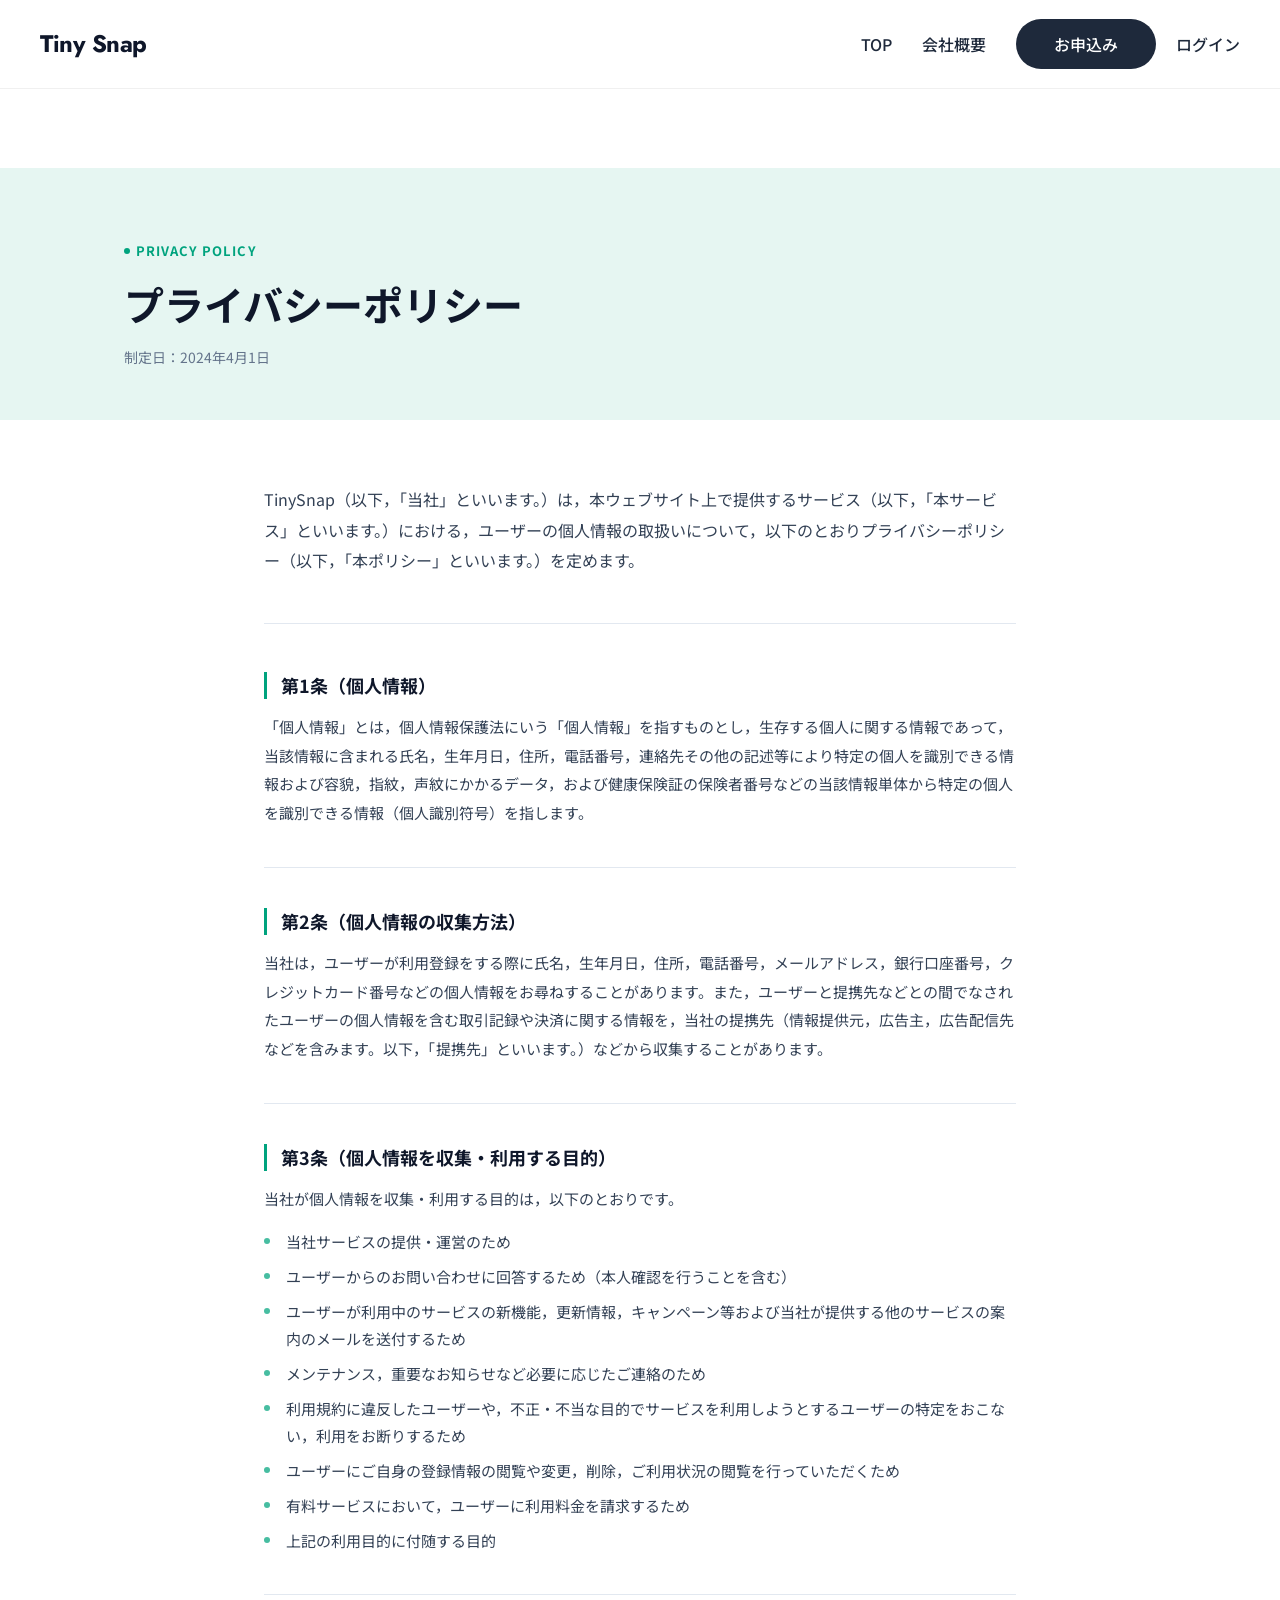
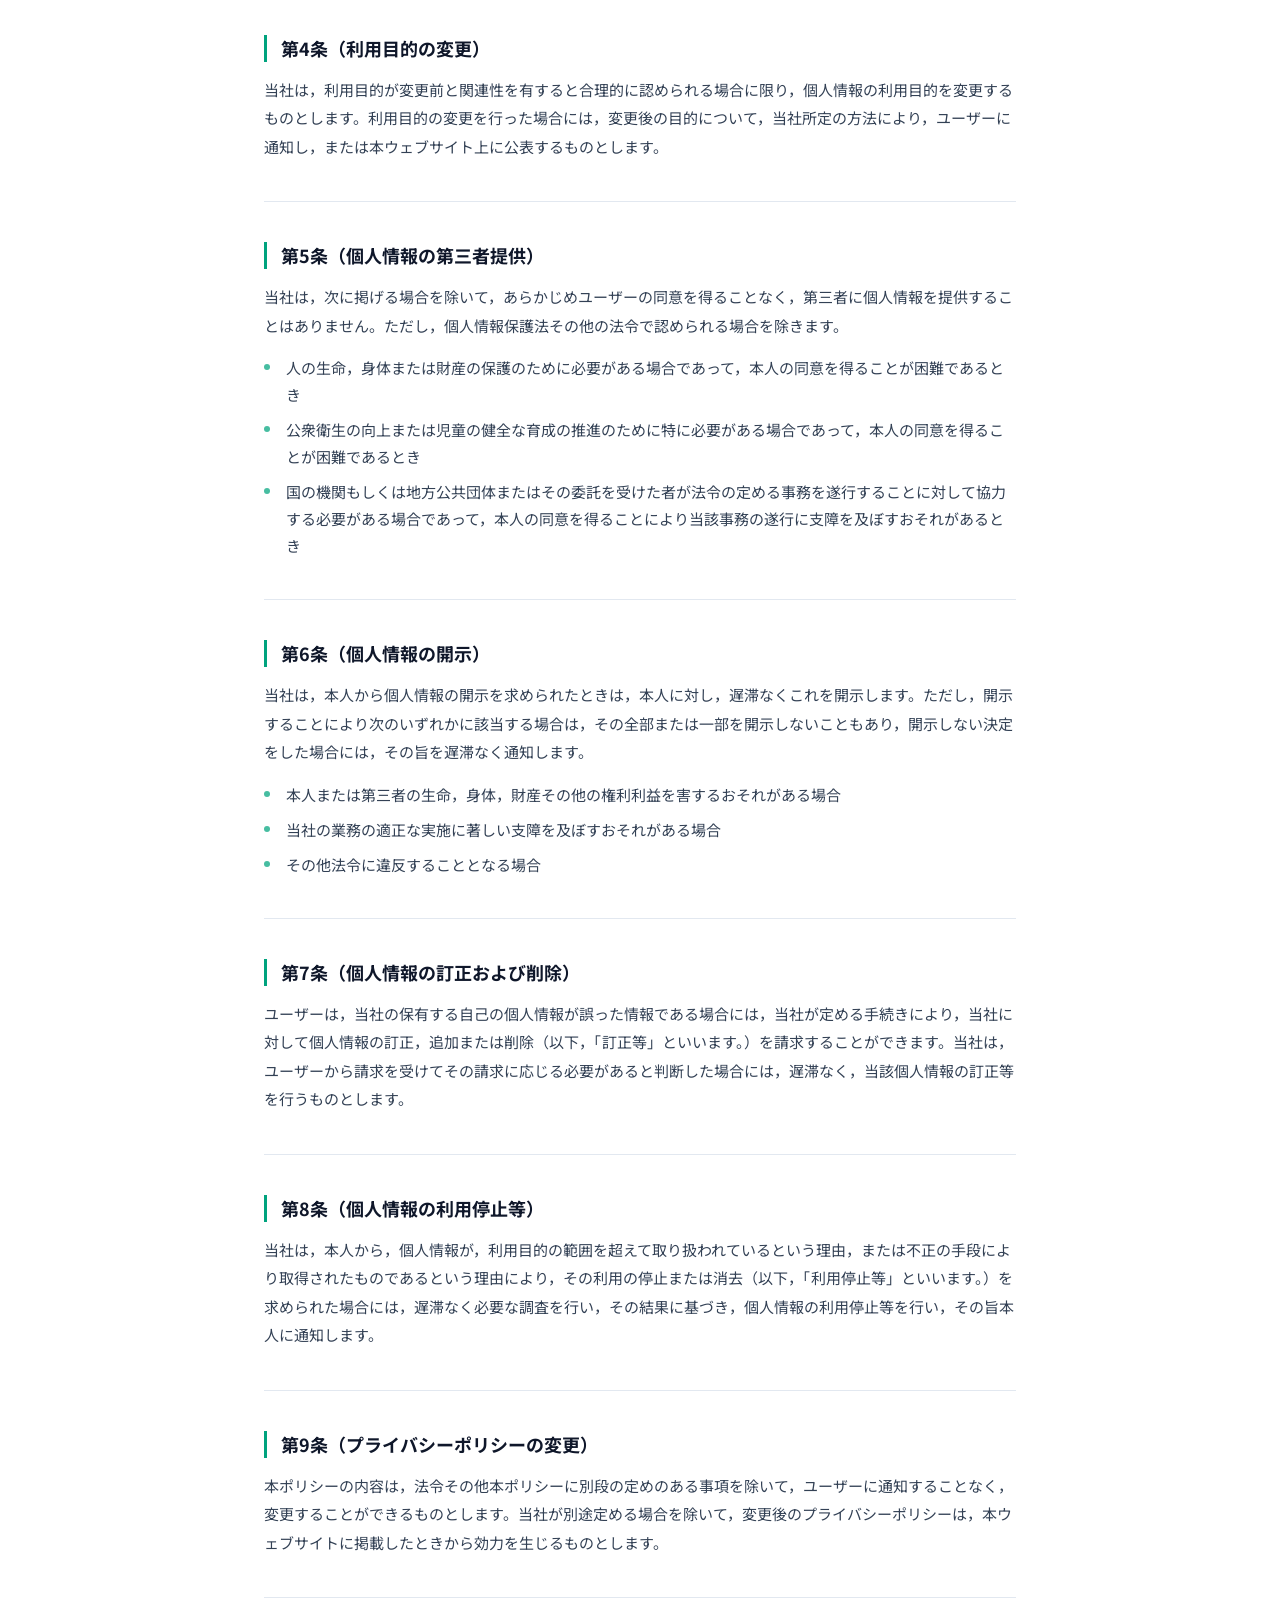
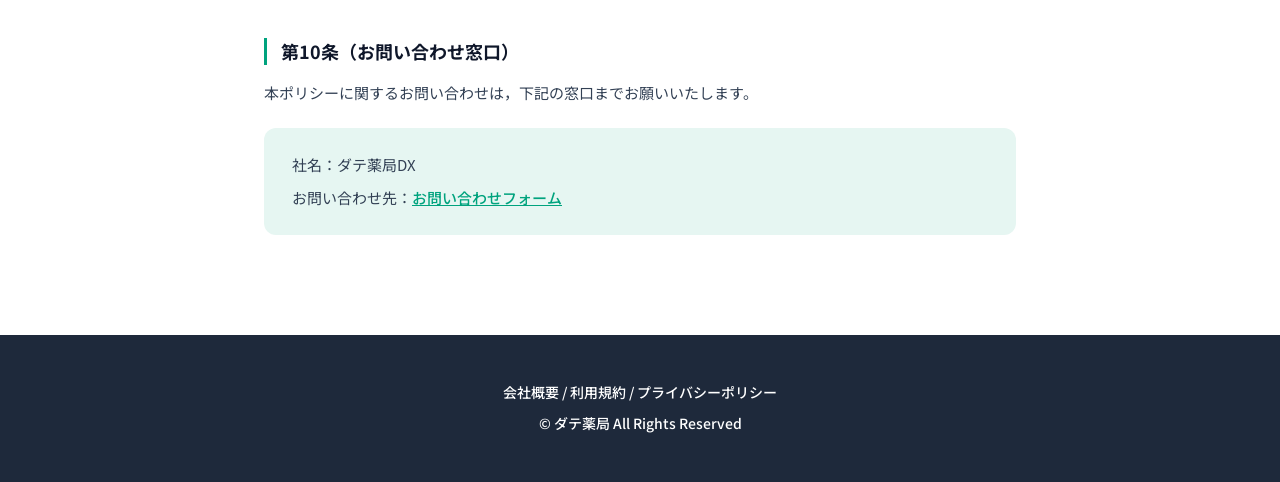
<file: privacy.html>
<!DOCTYPE html>
<html lang="ja">
<head>
  <meta charset="UTF-8">
  <meta name="viewport" content="width=device-width, initial-scale=1.0">
  <title>プライバシーポリシー | Tiny Snap</title>
  <meta name="description" content="Tiny Snap（TinySnap）のプライバシーポリシーです。個人情報の取扱いについてご確認ください。">
  <link rel="preconnect" href="https://fonts.googleapis.com">
  <link rel="preconnect" href="https://fonts.gstatic.com" crossorigin>
  <link href="https://fonts.googleapis.com/css2?family=Jost:wght@500;700&family=Noto+Sans+JP:wght@400;500;700&family=Oswald:wght@700&display=swap" rel="stylesheet">
  <link rel="stylesheet" href="css/style.css">
  <style>
    /* =========================================================
       Privacy page — page-specific styles
       ========================================================= */

    .privacy-page {
      padding-top: 80px;
      padding-bottom: 100px;
    }

    /* ── Page header ── */
    .privacy-hero {
      background: var(--color-brand-50, #E6F6F2);
      padding: 60px 124px 52px;
    }

    .privacy-hero__label {
      display: inline-flex;
      align-items: center;
      gap: 6px;
      font-size: 13px;
      font-weight: 700;
      letter-spacing: 0.08em;
      text-transform: uppercase;
      color: var(--color-brand-500);
      margin-bottom: 16px;
    }

    .privacy-hero__label::before {
      content: '';
      display: inline-block;
      width: 6px;
      height: 6px;
      border-radius: 50%;
      background: var(--color-brand-500);
    }

    .privacy-hero__heading {
      font-size: 40px;
      font-weight: 700;
      line-height: 1.3;
      color: var(--color-gray-900);
      margin: 0 0 16px;
    }

    .privacy-hero__date {
      font-size: 14px;
      color: var(--color-gray-500, #64748B);
      margin: 0;
    }

    /* ── Content area ── */
    .privacy-content {
      max-width: 800px;
      margin: 0 auto;
      padding: 64px 24px 0;
    }

    .privacy-content__intro {
      font-size: 16px;
      line-height: 1.9;
      color: var(--color-gray-700, #334155);
      margin: 0 0 48px;
      padding-bottom: 48px;
      border-bottom: 1px solid var(--color-border-light, #E2E8F0);
    }

    /* ── Article (each 条) ── */
    .privacy-article {
      margin-bottom: 40px;
      padding-bottom: 40px;
      border-bottom: 1px solid var(--color-border-light, #E2E8F0);
    }

    .privacy-article:last-child {
      border-bottom: none;
      margin-bottom: 0;
      padding-bottom: 0;
    }

    .privacy-article__heading {
      font-size: 18px;
      font-weight: 700;
      color: var(--color-gray-900);
      margin: 0 0 14px;
      line-height: 1.5;
      padding-left: 14px;
      border-left: 3px solid var(--color-brand-500);
    }

    .privacy-article__body {
      font-size: 15px;
      line-height: 1.9;
      color: var(--color-gray-700, #334155);
      margin: 0;
    }

    .privacy-article__body + .privacy-article__list {
      margin-top: 14px;
    }

    .privacy-article__list {
      margin: 0;
      padding: 0;
      list-style: none;
      display: flex;
      flex-direction: column;
      gap: 8px;
    }

    .privacy-article__list li {
      font-size: 15px;
      line-height: 1.8;
      color: var(--color-gray-700, #334155);
      padding-left: 22px;
      position: relative;
    }

    .privacy-article__list li::before {
      content: '';
      position: absolute;
      left: 0;
      top: 10px;
      width: 6px;
      height: 6px;
      border-radius: 50%;
      background: var(--color-brand-300, #47BDA1);
    }

    /* ── Contact box (第10条) ── */
    .privacy-contact-box {
      margin-top: 20px;
      background: var(--color-brand-50, #E6F6F2);
      border-radius: 12px;
      padding: 24px 28px;
      display: flex;
      flex-direction: column;
      gap: 8px;
    }

    .privacy-contact-box__row {
      font-size: 15px;
      line-height: 1.7;
      color: var(--color-gray-700, #334155);
      margin: 0;
    }

    .privacy-contact-box__row a {
      color: var(--color-brand-500);
      text-decoration: underline;
      font-weight: 500;
    }

    .privacy-contact-box__row a:hover {
      opacity: 0.75;
    }


    /* =========================================================
       SP overrides (max-width: 768px)
       ========================================================= */
    @media (max-width: 768px) {

      .privacy-page {
        padding-top: 40px;
        padding-bottom: 60px;
      }

      .privacy-hero {
        padding: 40px 20px 36px;
      }

      .privacy-hero__heading {
        font-size: 28px;
      }

      .privacy-content {
        padding: 40px 20px 0;
      }

      .privacy-article__heading {
        font-size: 16px;
      }

      .privacy-article__body,
      .privacy-article__list li {
        font-size: 14px;
      }

      .privacy-contact-box {
        padding: 20px;
      }

      .privacy-contact-box__row {
        font-size: 14px;
      }
    }
  </style>
  <!-- Google Tag Manager -->
  <script>(function(w,d,s,l,i){w[l]=w[l]||[];w[l].push({'gtm.start':
  new Date().getTime(),event:'gtm.js'});var f=d.getElementsByTagName(s)[0],
  j=d.createElement(s),dl=l!='dataLayer'?'&l='+l:'';j.async=true;j.src=
  'https://www.googletagmanager.com/gtm.js?id='+i+dl;f.parentNode.insertBefore(j,f);
  })(window,document,'script','dataLayer','GTM-M3BZCZDP');</script>
  <!-- End Google Tag Manager -->
</head>
<body>
  <!-- Google Tag Manager (noscript) -->
  <noscript><iframe src="https://www.googletagmanager.com/ns.html?id=GTM-M3BZCZDP"
  height="0" width="0" style="display:none;visibility:hidden"></iframe></noscript>
  <!-- End Google Tag Manager (noscript) -->

  <!-- Header -->
  <header class="site-header">
    <div class="site-header__inner">
      <a href="index.html" class="site-header__logo" aria-label="Tiny Snap ホーム">Tiny Snap</a>

      <nav class="site-header__nav" aria-label="グローバルナビゲーション">
        <ul class="site-header__nav-list">
          <li class="site-header__nav-item">
            <a href="index.html">TOP</a>
          </li>
          <li class="site-header__nav-item">
            <a href="company.html">会社概要</a>
          </li>
        </ul>

        <div class="site-header__actions">
          <a href="register.html" class="site-header__cta">お申込み</a>
          <a href="#login" class="site-header__login">ログイン</a>
        </div>
      </nav>
    </div>
  </header>

  <main class="privacy-page">

    <!-- Page header -->
    <div class="privacy-hero">
      <p class="privacy-hero__label">Privacy Policy</p>
      <h1 class="privacy-hero__heading">プライバシーポリシー</h1>
      <p class="privacy-hero__date">制定日：2024年4月1日</p>
    </div>

    <!-- Content -->
    <div class="privacy-content">

      <p class="privacy-content__intro">
        TinySnap（以下，「当社」といいます。）は，本ウェブサイト上で提供するサービス（以下，「本サービス」といいます。）における，ユーザーの個人情報の取扱いについて，以下のとおりプライバシーポリシー（以下，「本ポリシー」といいます。）を定めます。
      </p>

      <article class="privacy-article">
        <h2 class="privacy-article__heading">第1条（個人情報）</h2>
        <p class="privacy-article__body">
          「個人情報」とは，個人情報保護法にいう「個人情報」を指すものとし，生存する個人に関する情報であって，当該情報に含まれる氏名，生年月日，住所，電話番号，連絡先その他の記述等により特定の個人を識別できる情報および容貌，指紋，声紋にかかるデータ，および健康保険証の保険者番号などの当該情報単体から特定の個人を識別できる情報（個人識別符号）を指します。
        </p>
      </article>

      <article class="privacy-article">
        <h2 class="privacy-article__heading">第2条（個人情報の収集方法）</h2>
        <p class="privacy-article__body">
          当社は，ユーザーが利用登録をする際に氏名，生年月日，住所，電話番号，メールアドレス，銀行口座番号，クレジットカード番号などの個人情報をお尋ねすることがあります。また，ユーザーと提携先などとの間でなされたユーザーの個人情報を含む取引記録や決済に関する情報を，当社の提携先（情報提供元，広告主，広告配信先などを含みます。以下，「提携先」といいます。）などから収集することがあります。
        </p>
      </article>

      <article class="privacy-article">
        <h2 class="privacy-article__heading">第3条（個人情報を収集・利用する目的）</h2>
        <p class="privacy-article__body">当社が個人情報を収集・利用する目的は，以下のとおりです。</p>
        <ul class="privacy-article__list">
          <li>当社サービスの提供・運営のため</li>
          <li>ユーザーからのお問い合わせに回答するため（本人確認を行うことを含む）</li>
          <li>ユーザーが利用中のサービスの新機能，更新情報，キャンペーン等および当社が提供する他のサービスの案内のメールを送付するため</li>
          <li>メンテナンス，重要なお知らせなど必要に応じたご連絡のため</li>
          <li>利用規約に違反したユーザーや，不正・不当な目的でサービスを利用しようとするユーザーの特定をおこない，利用をお断りするため</li>
          <li>ユーザーにご自身の登録情報の閲覧や変更，削除，ご利用状況の閲覧を行っていただくため</li>
          <li>有料サービスにおいて，ユーザーに利用料金を請求するため</li>
          <li>上記の利用目的に付随する目的</li>
        </ul>
      </article>

      <article class="privacy-article">
        <h2 class="privacy-article__heading">第4条（利用目的の変更）</h2>
        <p class="privacy-article__body">
          当社は，利用目的が変更前と関連性を有すると合理的に認められる場合に限り，個人情報の利用目的を変更するものとします。利用目的の変更を行った場合には，変更後の目的について，当社所定の方法により，ユーザーに通知し，または本ウェブサイト上に公表するものとします。
        </p>
      </article>

      <article class="privacy-article">
        <h2 class="privacy-article__heading">第5条（個人情報の第三者提供）</h2>
        <p class="privacy-article__body">
          当社は，次に掲げる場合を除いて，あらかじめユーザーの同意を得ることなく，第三者に個人情報を提供することはありません。ただし，個人情報保護法その他の法令で認められる場合を除きます。
        </p>
        <ul class="privacy-article__list">
          <li>人の生命，身体または財産の保護のために必要がある場合であって，本人の同意を得ることが困難であるとき</li>
          <li>公衆衛生の向上または児童の健全な育成の推進のために特に必要がある場合であって，本人の同意を得ることが困難であるとき</li>
          <li>国の機関もしくは地方公共団体またはその委託を受けた者が法令の定める事務を遂行することに対して協力する必要がある場合であって，本人の同意を得ることにより当該事務の遂行に支障を及ぼすおそれがあるとき</li>
        </ul>
      </article>

      <article class="privacy-article">
        <h2 class="privacy-article__heading">第6条（個人情報の開示）</h2>
        <p class="privacy-article__body">
          当社は，本人から個人情報の開示を求められたときは，本人に対し，遅滞なくこれを開示します。ただし，開示することにより次のいずれかに該当する場合は，その全部または一部を開示しないこともあり，開示しない決定をした場合には，その旨を遅滞なく通知します。
        </p>
        <ul class="privacy-article__list">
          <li>本人または第三者の生命，身体，財産その他の権利利益を害するおそれがある場合</li>
          <li>当社の業務の適正な実施に著しい支障を及ぼすおそれがある場合</li>
          <li>その他法令に違反することとなる場合</li>
        </ul>
      </article>

      <article class="privacy-article">
        <h2 class="privacy-article__heading">第7条（個人情報の訂正および削除）</h2>
        <p class="privacy-article__body">
          ユーザーは，当社の保有する自己の個人情報が誤った情報である場合には，当社が定める手続きにより，当社に対して個人情報の訂正，追加または削除（以下，「訂正等」といいます。）を請求することができます。当社は，ユーザーから請求を受けてその請求に応じる必要があると判断した場合には，遅滞なく，当該個人情報の訂正等を行うものとします。
        </p>
      </article>

      <article class="privacy-article">
        <h2 class="privacy-article__heading">第8条（個人情報の利用停止等）</h2>
        <p class="privacy-article__body">
          当社は，本人から，個人情報が，利用目的の範囲を超えて取り扱われているという理由，または不正の手段により取得されたものであるという理由により，その利用の停止または消去（以下，「利用停止等」といいます。）を求められた場合には，遅滞なく必要な調査を行い，その結果に基づき，個人情報の利用停止等を行い，その旨本人に通知します。
        </p>
      </article>

      <article class="privacy-article">
        <h2 class="privacy-article__heading">第9条（プライバシーポリシーの変更）</h2>
        <p class="privacy-article__body">
          本ポリシーの内容は，法令その他本ポリシーに別段の定めのある事項を除いて，ユーザーに通知することなく，変更することができるものとします。当社が別途定める場合を除いて，変更後のプライバシーポリシーは，本ウェブサイトに掲載したときから効力を生じるものとします。
        </p>
      </article>

      <article class="privacy-article">
        <h2 class="privacy-article__heading">第10条（お問い合わせ窓口）</h2>
        <p class="privacy-article__body">本ポリシーに関するお問い合わせは，下記の窓口までお願いいたします。</p>
        <div class="privacy-contact-box">
          <p class="privacy-contact-box__row">社名：ダテ薬局DX</p>
          <p class="privacy-contact-box__row">お問い合わせ先：<a href="index.html#contact-form">お問い合わせフォーム</a></p>
        </div>
      </article>

    </div>
  </main>

  <!-- Footer -->
  <footer class="site-footer">
    <p class="site-footer__links">
      <a href="company.html">会社概要</a> / <a href="terms.html">利用規約</a> / <a href="privacy.html">プライバシーポリシー</a>
    </p>
    <p class="site-footer__copyright">© ダテ薬局 All Rights Reserved</p>
  </footer>

</body>
</html>
</file>
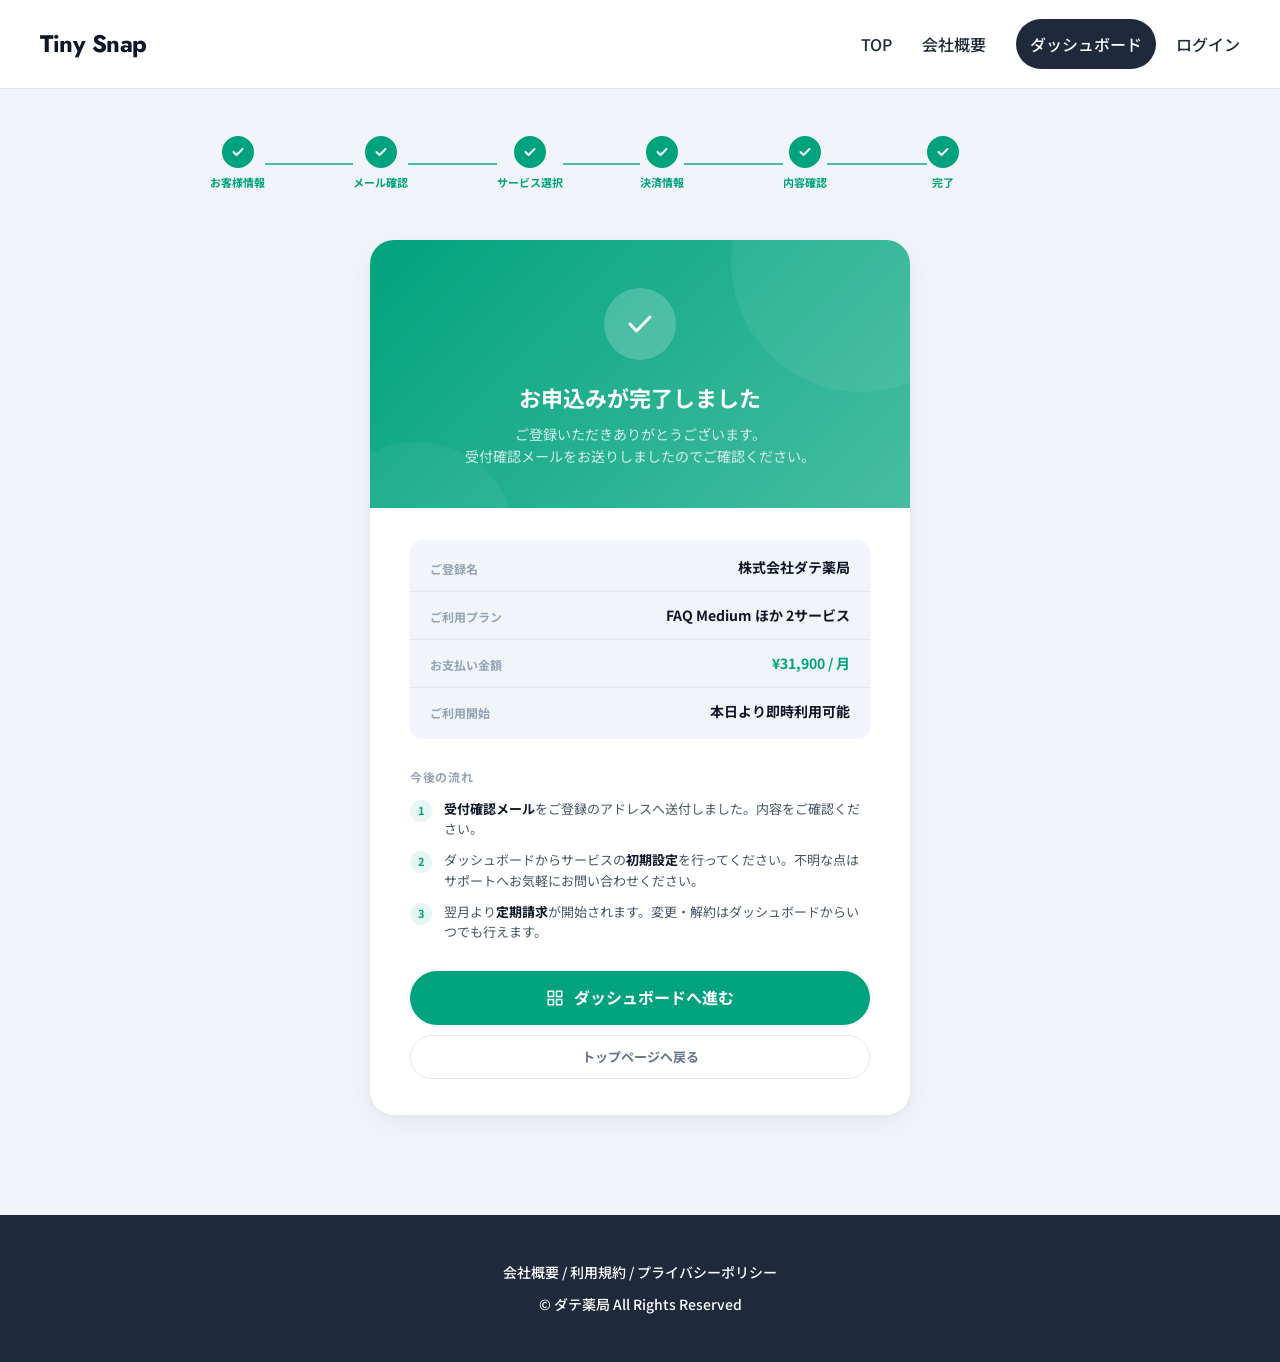
<file: register-complete.html>
<!DOCTYPE html>
<html lang="ja">
<head>
  <meta charset="UTF-8">
  <meta name="viewport" content="width=device-width, initial-scale=1.0">
  <title>お申込み完了 | Tiny Snap</title>
  <meta name="robots" content="noindex">
  <link rel="preconnect" href="https://fonts.googleapis.com">
  <link rel="preconnect" href="https://fonts.gstatic.com" crossorigin>
  <link href="https://fonts.googleapis.com/css2?family=Jost:wght@500;700&family=Noto+Sans+JP:wght@400;500;700&family=Oswald:wght@700&display=swap" rel="stylesheet">
  <link rel="stylesheet" href="css/style.css">
  <style>
    /* =========================================================
       Complete page
       ========================================================= */

    .register-page {
      min-height: calc(100vh - var(--header-height));
      background: var(--color-gray-100, #F1F5F9);
      padding: 48px 24px 100px;
      display: flex;
      flex-direction: column;
    }

    /* ── Step indicator ── */
    .step-nav {
      max-width: 860px;
      margin: 0 auto 48px;
      width: 100%;
    }
    .step-nav__list {
      display: flex;
      align-items: center;
      list-style: none;
      margin: 0;
      padding: 0;
    }
    .step-nav__item {
      flex: 1;
      display: flex;
      align-items: center;
    }
    .step-nav__item::after {
      content: '';
      flex: 1;
      height: 2px;
      background: var(--color-brand-300, #47BDA1);
    }
    .step-nav__item:last-child::after { display: none; }
    .step-nav__btn {
      display: flex;
      flex-direction: column;
      align-items: center;
      gap: 6px;
      flex-shrink: 0;
    }
    .step-nav__circle {
      width: 32px;
      height: 32px;
      border-radius: 50%;
      background: var(--color-brand-500);
      border: 2px solid var(--color-brand-500);
      display: flex;
      align-items: center;
      justify-content: center;
    }
    .step-nav__label {
      font-size: 11px;
      font-weight: 700;
      color: var(--color-brand-500);
      white-space: nowrap;
    }

    /* ── Complete card ── */
    .complete-card {
      max-width: 540px;
      width: 100%;
      margin: 0 auto;
      background: var(--color-white);
      border-radius: 24px;
      box-shadow: 0 1px 3px rgba(0,0,0,0.06), 0 8px 32px rgba(0,0,0,0.06);
      overflow: hidden;
      animation: cardIn 0.5s cubic-bezier(0.22, 1, 0.36, 1) both;
    }

    @keyframes cardIn {
      from { opacity: 0; transform: translateY(20px); }
      to   { opacity: 1; transform: translateY(0); }
    }

    /* ── Top banner ── */
    .complete-banner {
      background: linear-gradient(135deg, var(--color-brand-500) 0%, var(--color-brand-300, #47BDA1) 100%);
      padding: 48px 40px 40px;
      text-align: center;
      position: relative;
      overflow: hidden;
    }

    .complete-banner::before {
      content: '';
      position: absolute;
      top: -40%;
      right: -15%;
      width: 260px;
      height: 260px;
      border-radius: 50%;
      background: rgba(255,255,255,0.06);
    }

    .complete-banner::after {
      content: '';
      position: absolute;
      bottom: -50%;
      left: -10%;
      width: 200px;
      height: 200px;
      border-radius: 50%;
      background: rgba(255,255,255,0.05);
    }

    /* Animated checkmark */
    .check-wrap {
      width: 72px;
      height: 72px;
      margin: 0 auto 20px;
      position: relative;
    }

    .check-circle {
      width: 72px;
      height: 72px;
      border-radius: 50%;
      background: rgba(255,255,255,0.2);
      display: flex;
      align-items: center;
      justify-content: center;
      animation: popIn 0.4s 0.15s cubic-bezier(0.34, 1.56, 0.64, 1) both;
    }

    @keyframes popIn {
      from { opacity: 0; transform: scale(0.4); }
      to   { opacity: 1; transform: scale(1); }
    }

    .check-icon {
      animation: drawCheck 0.35s 0.45s ease both;
      transform-origin: center;
    }

    @keyframes drawCheck {
      from { opacity: 0; stroke-dashoffset: 30; }
      to   { opacity: 1; stroke-dashoffset: 0; }
    }

    .check-icon path {
      stroke-dasharray: 30;
      stroke-dashoffset: 0;
    }

    .complete-banner__title {
      font-size: 22px;
      font-weight: 700;
      color: var(--color-white);
      margin: 0 0 8px;
      animation: fadeUp 0.4s 0.3s ease both;
    }

    .complete-banner__sub {
      font-size: 14px;
      color: rgba(255,255,255,0.8);
      margin: 0;
      line-height: 1.6;
      animation: fadeUp 0.4s 0.4s ease both;
    }

    @keyframes fadeUp {
      from { opacity: 0; transform: translateY(8px); }
      to   { opacity: 1; transform: translateY(0); }
    }

    /* ── Body ── */
    .complete-body {
      padding: 32px 40px 36px;
      animation: fadeUp 0.4s 0.5s ease both;
    }

    /* Details table */
    .complete-details {
      background: var(--color-gray-100, #F1F5F9);
      border-radius: 12px;
      padding: 4px 0;
      margin-bottom: 28px;
    }

    .detail-row {
      display: flex;
      align-items: flex-start;
      justify-content: space-between;
      gap: 16px;
      padding: 13px 20px;
      border-bottom: 1px solid var(--color-border-light, #E2E8F0);
    }

    .detail-row:last-child { border-bottom: none; }

    .detail-row__label {
      font-size: 12px;
      font-weight: 700;
      color: var(--color-gray-400, #94A3B8);
      white-space: nowrap;
      padding-top: 2px;
    }

    .detail-row__value {
      font-size: 14px;
      font-weight: 700;
      color: var(--color-gray-900);
      text-align: right;
      line-height: 1.5;
    }

    .detail-row__value--brand {
      color: var(--color-brand-500);
    }

    /* Next steps */
    .next-steps {
      margin-bottom: 28px;
    }

    .next-steps__title {
      font-size: 12px;
      font-weight: 700;
      letter-spacing: 0.06em;
      text-transform: uppercase;
      color: var(--color-gray-400, #94A3B8);
      margin: 0 0 12px;
    }

    .next-steps__list {
      display: flex;
      flex-direction: column;
      gap: 10px;
      list-style: none;
      margin: 0;
      padding: 0;
    }

    .next-step-item {
      display: flex;
      align-items: flex-start;
      gap: 12px;
    }

    .next-step-item__num {
      flex-shrink: 0;
      width: 22px;
      height: 22px;
      border-radius: 50%;
      background: var(--color-brand-50, #E6F6F2);
      color: var(--color-brand-500);
      font-size: 11px;
      font-weight: 700;
      display: flex;
      align-items: center;
      justify-content: center;
      margin-top: 1px;
    }

    .next-step-item__text {
      font-size: 13px;
      color: var(--color-gray-600, #475569);
      line-height: 1.6;
      margin: 0;
    }

    .next-step-item__text strong {
      color: var(--color-gray-900);
      font-weight: 700;
    }

    /* CTA buttons */
    .complete-cta {
      display: flex;
      flex-direction: column;
      gap: 10px;
    }

    .btn-dashboard {
      display: flex;
      align-items: center;
      justify-content: center;
      gap: 10px;
      height: 54px;
      background: var(--color-brand-500);
      color: var(--color-white);
      font-size: 16px;
      font-weight: 700;
      border-radius: 50px;
      text-decoration: none;
      transition: background 0.2s, transform 0.15s;
    }

    .btn-dashboard:hover {
      background: var(--color-brand-600, #008C6D);
      transform: translateY(-1px);
    }

    .btn-dashboard:active { transform: translateY(0); }

    .btn-top {
      display: flex;
      align-items: center;
      justify-content: center;
      height: 44px;
      border: 1.5px solid var(--color-border-light, #E2E8F0);
      border-radius: 50px;
      font-size: 13px;
      font-weight: 700;
      color: var(--color-gray-500, #64748B);
      text-decoration: none;
      transition: border-color 0.15s, color 0.15s;
    }

    .btn-top:hover {
      border-color: var(--color-gray-300, #CBD5E1);
      color: var(--color-gray-700, #334155);
    }


    /* =========================================================
       SP overrides
       ========================================================= */
    @media (max-width: 768px) {
      .register-page { padding: 28px 16px 60px; }
      .step-nav { margin-bottom: 32px; }
      .step-nav__circle { width: 28px; height: 28px; }
      .step-nav__label { font-size: 10px; }

      .complete-banner { padding: 36px 24px 32px; }
      .complete-banner__title { font-size: 20px; }

      .complete-body { padding: 24px 20px 28px; }
      .detail-row { padding: 12px 16px; }
    }

    @media (max-width: 400px) {
      .step-nav__label { display: none; }
    }
  </style>
  <!-- Google Tag Manager -->
  <script>(function(w,d,s,l,i){w[l]=w[l]||[];w[l].push({'gtm.start':
  new Date().getTime(),event:'gtm.js'});var f=d.getElementsByTagName(s)[0],
  j=d.createElement(s),dl=l!='dataLayer'?'&l='+l:'';j.async=true;j.src=
  'https://www.googletagmanager.com/gtm.js?id='+i+dl;f.parentNode.insertBefore(j,f);
  })(window,document,'script','dataLayer','GTM-M3BZCZDP');</script>
  <!-- End Google Tag Manager -->
</head>
<body>
  <!-- Google Tag Manager (noscript) -->
  <noscript><iframe src="https://www.googletagmanager.com/ns.html?id=GTM-M3BZCZDP"
  height="0" width="0" style="display:none;visibility:hidden"></iframe></noscript>
  <!-- End Google Tag Manager (noscript) -->

  <header class="site-header">
    <div class="site-header__inner">
      <a href="index.html" class="site-header__logo" aria-label="Tiny Snap ホーム">Tiny Snap</a>
      <nav class="site-header__nav" aria-label="グローバルナビゲーション">
        <ul class="site-header__nav-list">
          <li class="site-header__nav-item"><a href="index.html">TOP</a></li>
          <li class="site-header__nav-item"><a href="company.html">会社概要</a></li>
        </ul>
        <div class="site-header__actions">
          <a href="#dashboard" class="site-header__cta">ダッシュボード</a>
          <a href="#login" class="site-header__login">ログイン</a>
        </div>
      </nav>
    </div>
  </header>

  <main class="register-page">

    <!-- Step indicator — all done -->
    <nav class="step-nav" aria-label="申込みステップ">
      <ol class="step-nav__list">
        <li class="step-nav__item">
          <div class="step-nav__btn">
            <span class="step-nav__circle"><svg width="14" height="14" viewBox="0 0 14 14" fill="none"><path d="M2.5 7L5.5 10L11.5 4" stroke="white" stroke-width="2" stroke-linecap="round" stroke-linejoin="round"/></svg></span>
            <span class="step-nav__label">お客様情報</span>
          </div>
        </li>
        <li class="step-nav__item">
          <div class="step-nav__btn">
            <span class="step-nav__circle"><svg width="14" height="14" viewBox="0 0 14 14" fill="none"><path d="M2.5 7L5.5 10L11.5 4" stroke="white" stroke-width="2" stroke-linecap="round" stroke-linejoin="round"/></svg></span>
            <span class="step-nav__label">メール確認</span>
          </div>
        </li>
        <li class="step-nav__item">
          <div class="step-nav__btn">
            <span class="step-nav__circle"><svg width="14" height="14" viewBox="0 0 14 14" fill="none"><path d="M2.5 7L5.5 10L11.5 4" stroke="white" stroke-width="2" stroke-linecap="round" stroke-linejoin="round"/></svg></span>
            <span class="step-nav__label">サービス選択</span>
          </div>
        </li>
        <li class="step-nav__item">
          <div class="step-nav__btn">
            <span class="step-nav__circle"><svg width="14" height="14" viewBox="0 0 14 14" fill="none"><path d="M2.5 7L5.5 10L11.5 4" stroke="white" stroke-width="2" stroke-linecap="round" stroke-linejoin="round"/></svg></span>
            <span class="step-nav__label">決済情報</span>
          </div>
        </li>
        <li class="step-nav__item">
          <div class="step-nav__btn">
            <span class="step-nav__circle"><svg width="14" height="14" viewBox="0 0 14 14" fill="none"><path d="M2.5 7L5.5 10L11.5 4" stroke="white" stroke-width="2" stroke-linecap="round" stroke-linejoin="round"/></svg></span>
            <span class="step-nav__label">内容確認</span>
          </div>
        </li>
        <li class="step-nav__item">
          <div class="step-nav__btn">
            <span class="step-nav__circle"><svg width="14" height="14" viewBox="0 0 14 14" fill="none"><path d="M2.5 7L5.5 10L11.5 4" stroke="white" stroke-width="2" stroke-linecap="round" stroke-linejoin="round"/></svg></span>
            <span class="step-nav__label">完了</span>
          </div>
        </li>
      </ol>
    </nav>

    <!-- Complete card -->
    <div class="complete-card">

      <!-- Green banner -->
      <div class="complete-banner">
        <div class="check-wrap">
          <div class="check-circle">
            <svg class="check-icon" width="36" height="36" viewBox="0 0 36 36" fill="none" aria-hidden="true">
              <path d="M8 18L14.5 25L28 11" stroke="white" stroke-width="3" stroke-linecap="round" stroke-linejoin="round"/>
            </svg>
          </div>
        </div>
        <h1 class="complete-banner__title">お申込みが完了しました</h1>
        <p class="complete-banner__sub">
          ご登録いただきありがとうございます。<br>
          受付確認メールをお送りしましたのでご確認ください。
        </p>
      </div>

      <!-- Body -->
      <div class="complete-body">

        <!-- Details -->
        <div class="complete-details">
          <div class="detail-row">
            <span class="detail-row__label">ご登録名</span>
            <span class="detail-row__value">株式会社ダテ薬局</span>
          </div>
          <div class="detail-row">
            <span class="detail-row__label">ご利用プラン</span>
            <span class="detail-row__value">FAQ Medium ほか 2サービス</span>
          </div>
          <div class="detail-row">
            <span class="detail-row__label">お支払い金額</span>
            <span class="detail-row__value detail-row__value--brand">¥31,900 / 月</span>
          </div>
          <div class="detail-row">
            <span class="detail-row__label">ご利用開始</span>
            <span class="detail-row__value">本日より即時利用可能</span>
          </div>
        </div>

        <!-- Next steps -->
        <div class="next-steps">
          <p class="next-steps__title">今後の流れ</p>
          <ol class="next-steps__list">
            <li class="next-step-item">
              <span class="next-step-item__num">1</span>
              <p class="next-step-item__text"><strong>受付確認メール</strong>をご登録のアドレスへ送付しました。内容をご確認ください。</p>
            </li>
            <li class="next-step-item">
              <span class="next-step-item__num">2</span>
              <p class="next-step-item__text">ダッシュボードからサービスの<strong>初期設定</strong>を行ってください。不明な点はサポートへお気軽にお問い合わせください。</p>
            </li>
            <li class="next-step-item">
              <span class="next-step-item__num">3</span>
              <p class="next-step-item__text">翌月より<strong>定期請求</strong>が開始されます。変更・解約はダッシュボードからいつでも行えます。</p>
            </li>
          </ol>
        </div>

        <!-- CTAs -->
        <div class="complete-cta">
          <a href="#dashboard" class="btn-dashboard">
            <svg width="18" height="18" viewBox="0 0 24 24" fill="none" stroke="white" stroke-width="2" stroke-linecap="round" stroke-linejoin="round" aria-hidden="true">
              <rect x="3" y="3" width="7" height="7"/><rect x="14" y="3" width="7" height="7"/>
              <rect x="14" y="14" width="7" height="7"/><rect x="3" y="14" width="7" height="7"/>
            </svg>
            ダッシュボードへ進む
          </a>
          <a href="index.html" class="btn-top">トップページへ戻る</a>
        </div>

      </div>
    </div>

  </main>

  <footer class="site-footer">
    <p class="site-footer__links">
      <a href="company.html">会社概要</a> / <a href="terms.html">利用規約</a> / <a href="privacy.html">プライバシーポリシー</a>
    </p>
    <p class="site-footer__copyright">© ダテ薬局 All Rights Reserved</p>
  </footer>

</body>
</html>
</file>
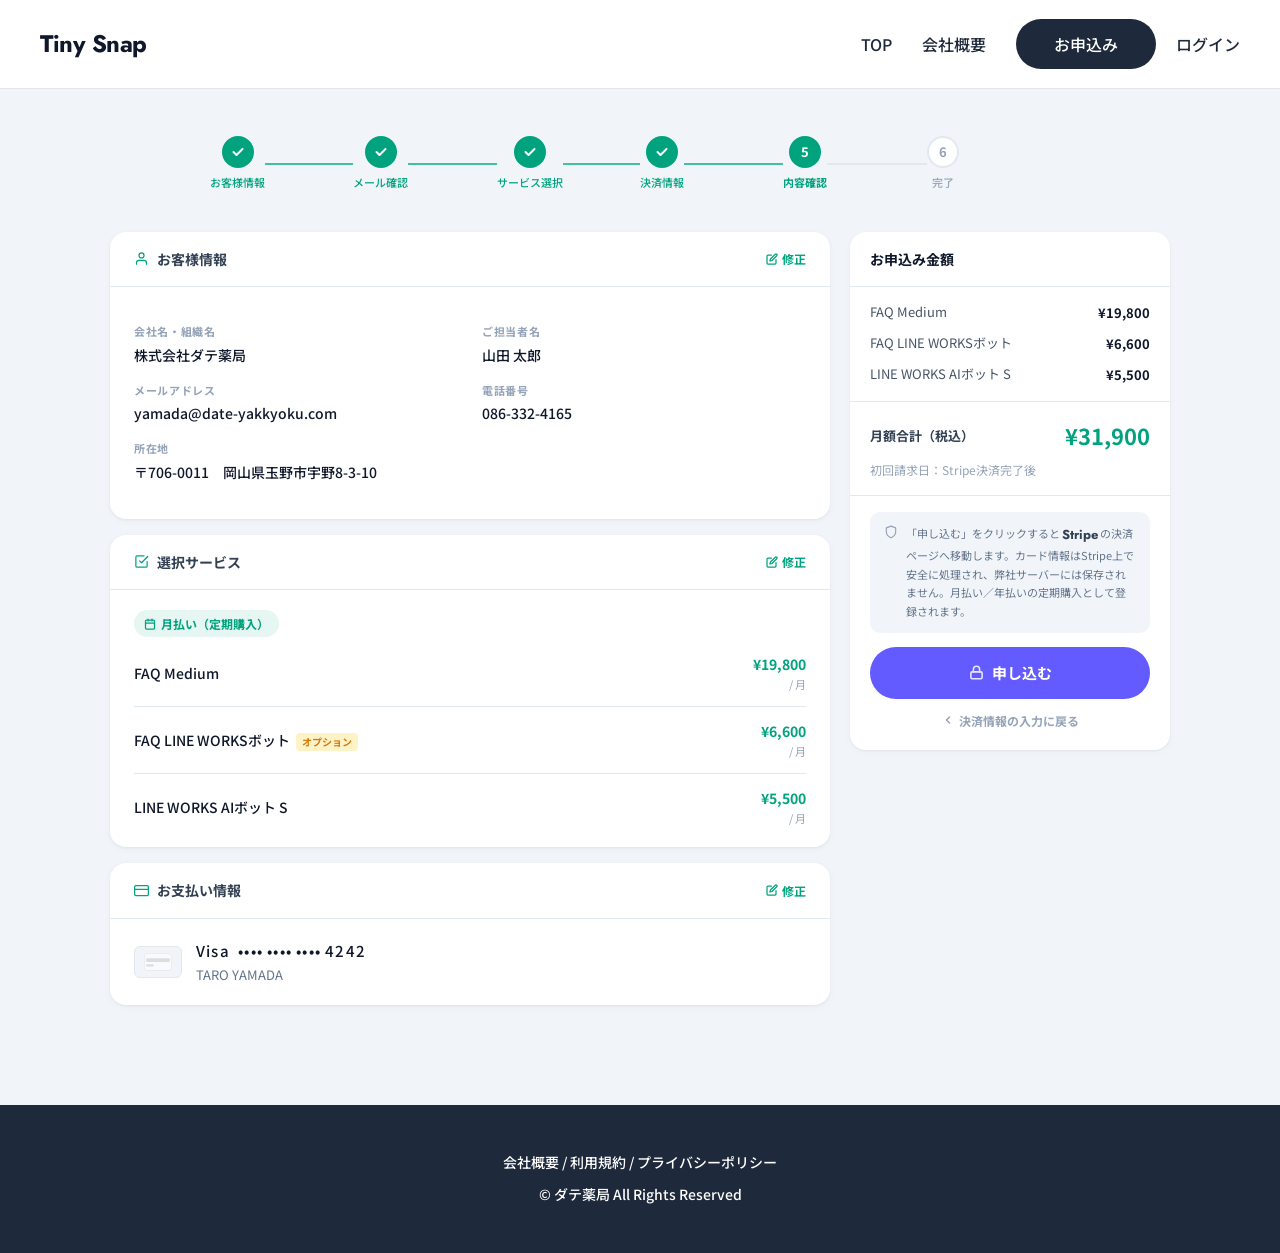
<file: register-confirm.html>
<!DOCTYPE html>
<html lang="ja">
<head>
  <meta charset="UTF-8">
  <meta name="viewport" content="width=device-width, initial-scale=1.0">
  <title>申込み内容の確認 | Tiny Snap</title>
  <meta name="robots" content="noindex">
  <link rel="preconnect" href="https://fonts.googleapis.com">
  <link rel="preconnect" href="https://fonts.gstatic.com" crossorigin>
  <link href="https://fonts.googleapis.com/css2?family=Jost:wght@500;700&family=Noto+Sans+JP:wght@400;500;700&family=Oswald:wght@700&display=swap" rel="stylesheet">
  <link rel="stylesheet" href="css/style.css">
  <style>
    /* =========================================================
       Confirm page
       ========================================================= */

    .register-page {
      min-height: calc(100vh - var(--header-height));
      background: var(--color-gray-100, #F1F5F9);
      padding: 48px 24px 100px;
    }

    /* ── Step indicator ── */
    .step-nav {
      max-width: 860px;
      margin: 0 auto 40px;
    }
    .step-nav__list {
      display: flex;
      align-items: center;
      list-style: none;
      margin: 0;
      padding: 0;
    }
    .step-nav__item {
      flex: 1;
      display: flex;
      align-items: center;
    }
    .step-nav__item::after {
      content: '';
      flex: 1;
      height: 2px;
      background: var(--color-border-light, #E2E8F0);
    }
    .step-nav__item:last-child::after { display: none; }
    .step-nav__btn {
      display: flex;
      flex-direction: column;
      align-items: center;
      gap: 6px;
      flex-shrink: 0;
    }
    .step-nav__circle {
      width: 32px;
      height: 32px;
      border-radius: 50%;
      border: 2px solid var(--color-border-light, #E2E8F0);
      background: var(--color-white);
      display: flex;
      align-items: center;
      justify-content: center;
      font-size: 13px;
      font-weight: 700;
      color: var(--color-gray-400, #94A3B8);
    }
    .step-nav__label {
      font-size: 11px;
      font-weight: 500;
      color: var(--color-gray-400, #94A3B8);
      white-space: nowrap;
    }
    .step-nav__item--done .step-nav__circle {
      background: var(--color-brand-500);
      border-color: var(--color-brand-500);
      color: var(--color-white);
    }
    .step-nav__item--done .step-nav__label { color: var(--color-brand-500); }
    .step-nav__item--done::after { background: var(--color-brand-300, #47BDA1); }
    .step-nav__item--active .step-nav__circle {
      background: var(--color-brand-500);
      border-color: var(--color-brand-500);
      color: var(--color-white);
    }
    .step-nav__item--active .step-nav__label {
      color: var(--color-brand-500);
      font-weight: 700;
    }

    /* ── 2-col layout ── */
    .confirm-layout {
      max-width: 1060px;
      margin: 0 auto;
      display: grid;
      grid-template-columns: 1fr 320px;
      gap: 20px;
      align-items: start;
    }

    /* ── Section card ── */
    .confirm-card {
      background: var(--color-white);
      border-radius: 16px;
      box-shadow: 0 1px 3px rgba(0,0,0,0.05), 0 2px 8px rgba(0,0,0,0.03);
      overflow: hidden;
      margin-bottom: 16px;
    }
    .confirm-card:last-child { margin-bottom: 0; }

    .confirm-card__header {
      display: flex;
      align-items: center;
      justify-content: space-between;
      padding: 16px 24px;
      border-bottom: 1px solid var(--color-border-light, #E2E8F0);
    }

    .confirm-card__title {
      font-size: 14px;
      font-weight: 700;
      color: var(--color-gray-700, #334155);
      margin: 0;
      display: flex;
      align-items: center;
      gap: 8px;
    }

    .confirm-card__title svg { color: var(--color-brand-500); }

    .confirm-card__edit {
      font-size: 12px;
      font-weight: 700;
      color: var(--color-brand-500);
      text-decoration: none;
      display: flex;
      align-items: center;
      gap: 4px;
      transition: opacity 0.15s;
    }
    .confirm-card__edit:hover { opacity: 0.7; }

    .confirm-card__body {
      padding: 20px 24px;
    }

    /* ── Info grid ── */
    .info-grid {
      display: grid;
      grid-template-columns: 1fr 1fr;
      gap: 16px 24px;
    }

    .info-item {}

    .info-item__label {
      font-size: 11px;
      font-weight: 700;
      letter-spacing: 0.06em;
      color: var(--color-gray-400, #94A3B8);
      margin: 0 0 4px;
      text-transform: uppercase;
    }

    .info-item__value {
      font-size: 14px;
      font-weight: 500;
      color: var(--color-gray-900);
      margin: 0;
      line-height: 1.5;
    }

    .info-item--full {
      grid-column: 1 / -1;
    }

    /* ── Service list ── */
    .service-list {
      display: flex;
      flex-direction: column;
      gap: 0;
    }

    .service-row {
      display: flex;
      align-items: center;
      justify-content: space-between;
      gap: 12px;
      padding: 13px 0;
      border-bottom: 1px solid var(--color-border-light, #E2E8F0);
    }
    .service-row:last-child { border-bottom: none; padding-bottom: 0; }
    .service-row:first-child { padding-top: 0; }

    .service-row__info { flex: 1; }

    .service-row__name {
      font-size: 14px;
      font-weight: 500;
      color: var(--color-gray-900);
      margin: 0;
    }

    .service-row__tag {
      display: inline-flex;
      align-items: center;
      font-size: 10px;
      font-weight: 700;
      padding: 1px 6px;
      border-radius: 4px;
      background: #FEF3C7;
      color: #D97706;
      margin-left: 6px;
      vertical-align: middle;
    }

    .service-row__pricing {
      text-align: right;
    }

    .service-row__price {
      font-size: 14px;
      font-weight: 700;
      color: var(--color-brand-500);
      white-space: nowrap;
    }

    .service-row__period {
      font-size: 11px;
      color: var(--color-gray-400, #94A3B8);
    }

    /* Billing badge */
    .billing-badge {
      display: inline-flex;
      align-items: center;
      gap: 5px;
      padding: 4px 10px;
      border-radius: 20px;
      font-size: 12px;
      font-weight: 700;
      margin-bottom: 16px;
    }

    .billing-badge--monthly {
      background: var(--color-brand-50, #E6F6F2);
      color: var(--color-brand-500);
    }

    .billing-badge--annual {
      background: #FEF3C7;
      color: #D97706;
    }

    /* ── Card info ── */
    .card-display {
      display: flex;
      align-items: center;
      gap: 14px;
    }

    .card-display__icon {
      width: 48px;
      height: 32px;
      border-radius: 6px;
      background: var(--color-gray-100, #F1F5F9);
      border: 1px solid var(--color-border-light, #E2E8F0);
      display: flex;
      align-items: center;
      justify-content: center;
      flex-shrink: 0;
    }

    .card-display__number {
      font-size: 15px;
      font-weight: 500;
      color: var(--color-gray-900);
      letter-spacing: 0.08em;
    }

    .card-display__name {
      font-size: 13px;
      color: var(--color-gray-500, #64748B);
      margin-top: 2px;
    }

    /* ── Right: Order summary ── */
    .order-summary {
      background: var(--color-white);
      border-radius: 16px;
      box-shadow: 0 1px 3px rgba(0,0,0,0.05), 0 2px 8px rgba(0,0,0,0.03);
      overflow: hidden;
      position: sticky;
      top: calc(var(--header-height) + 16px);
    }

    .order-summary__header {
      padding: 16px 20px;
      border-bottom: 1px solid var(--color-border-light, #E2E8F0);
    }

    .order-summary__title {
      font-size: 14px;
      font-weight: 700;
      color: var(--color-gray-900);
      margin: 0;
    }

    .order-summary__lines {
      padding: 16px 20px;
      border-bottom: 1px solid var(--color-border-light, #E2E8F0);
      display: flex;
      flex-direction: column;
      gap: 10px;
    }

    .order-line {
      display: flex;
      justify-content: space-between;
      align-items: flex-start;
      gap: 8px;
    }

    .order-line__name {
      font-size: 13px;
      color: var(--color-gray-600, #475569);
      line-height: 1.4;
      flex: 1;
    }

    .order-line__price {
      font-size: 13px;
      font-weight: 700;
      color: var(--color-gray-900);
      white-space: nowrap;
    }

    .order-summary__total {
      padding: 16px 20px;
      border-bottom: 1px solid var(--color-border-light, #E2E8F0);
    }

    .order-total-row {
      display: flex;
      justify-content: space-between;
      align-items: center;
    }

    .order-total-row__label {
      font-size: 13px;
      font-weight: 700;
      color: var(--color-gray-700, #334155);
    }

    .order-total-row__amount {
      font-size: 22px;
      font-weight: 700;
      color: var(--color-brand-500);
    }

    .order-total-row__sub {
      font-size: 12px;
      color: var(--color-gray-400, #94A3B8);
    }

    .order-summary__cta {
      padding: 16px 20px 20px;
    }

    /* ── Stripe notice ── */
    .stripe-notice {
      background: var(--color-gray-100, #F1F5F9);
      border-radius: 10px;
      padding: 12px 14px;
      margin-bottom: 14px;
    }

    .stripe-notice__row {
      display: flex;
      align-items: flex-start;
      gap: 8px;
    }

    .stripe-notice__icon {
      flex-shrink: 0;
      margin-top: 1px;
      color: var(--color-gray-400, #94A3B8);
    }

    .stripe-notice__text {
      font-size: 11px;
      line-height: 1.7;
      color: var(--color-gray-500, #64748B);
      margin: 0;
    }

    .stripe-notice__text strong {
      color: var(--color-gray-700, #334155);
    }

    /* Stripe logo */
    .stripe-logo {
      display: inline-flex;
      align-items: center;
      gap: 3px;
      font-family: var(--font-display);
      font-size: 13px;
      font-weight: 700;
      color: #635BFF;
      vertical-align: middle;
    }

    /* Submit button */
    .btn-stripe {
      display: flex;
      align-items: center;
      justify-content: center;
      gap: 8px;
      width: 100%;
      height: 52px;
      background: #635BFF;
      color: var(--color-white);
      font-size: 15px;
      font-weight: 700;
      border: none;
      border-radius: 50px;
      cursor: pointer;
      transition: background 0.2s, transform 0.15s;
      text-decoration: none;
    }

    .btn-stripe:hover {
      background: #4F46E5;
      transform: translateY(-1px);
    }

    .btn-stripe:active { transform: translateY(0); }

    .btn-stripe__lockicon {
      opacity: 0.85;
    }

    /* Back link */
    .order-summary__back {
      display: flex;
      justify-content: center;
      margin-top: 12px;
    }

    .back-link {
      display: inline-flex;
      align-items: center;
      gap: 5px;
      font-size: 12px;
      font-weight: 700;
      color: var(--color-gray-400, #94A3B8);
      text-decoration: none;
      transition: color 0.15s;
    }

    .back-link:hover { color: var(--color-gray-700, #334155); }

    /* =========================================================
       SP overrides
       ========================================================= */
    @media (max-width: 900px) {
      .confirm-layout {
        grid-template-columns: 1fr;
        max-width: 680px;
      }
      .confirm-left { order: 1; }
      .order-summary { position: static; order: 2; }
    }

    @media (max-width: 768px) {
      .register-page { padding: 28px 16px 60px; }
      .step-nav { margin-bottom: 24px; }
      .step-nav__circle { width: 28px; height: 28px; font-size: 11px; }
      .step-nav__label { font-size: 10px; }

      .confirm-card__header { padding: 14px 16px; }
      .confirm-card__body { padding: 16px; }
      .info-grid { grid-template-columns: 1fr; gap: 12px; }

      .order-summary__header,
      .order-summary__lines,
      .order-summary__total,
      .order-summary__cta { padding-left: 16px; padding-right: 16px; }
    }

    @media (max-width: 400px) {
      .step-nav__label { display: none; }
    }
  </style>
  <!-- Google Tag Manager -->
  <script>(function(w,d,s,l,i){w[l]=w[l]||[];w[l].push({'gtm.start':
  new Date().getTime(),event:'gtm.js'});var f=d.getElementsByTagName(s)[0],
  j=d.createElement(s),dl=l!='dataLayer'?'&l='+l:'';j.async=true;j.src=
  'https://www.googletagmanager.com/gtm.js?id='+i+dl;f.parentNode.insertBefore(j,f);
  })(window,document,'script','dataLayer','GTM-M3BZCZDP');</script>
  <!-- End Google Tag Manager -->
</head>
<body>
  <!-- Google Tag Manager (noscript) -->
  <noscript><iframe src="https://www.googletagmanager.com/ns.html?id=GTM-M3BZCZDP"
  height="0" width="0" style="display:none;visibility:hidden"></iframe></noscript>
  <!-- End Google Tag Manager (noscript) -->

  <header class="site-header">
    <div class="site-header__inner">
      <a href="index.html" class="site-header__logo" aria-label="Tiny Snap ホーム">Tiny Snap</a>
      <nav class="site-header__nav" aria-label="グローバルナビゲーション">
        <ul class="site-header__nav-list">
          <li class="site-header__nav-item"><a href="index.html">TOP</a></li>
          <li class="site-header__nav-item"><a href="company.html">会社概要</a></li>
        </ul>
        <div class="site-header__actions">
          <a href="register.html" class="site-header__cta">お申込み</a>
          <a href="#login" class="site-header__login">ログイン</a>
        </div>
      </nav>
    </div>
  </header>

  <main class="register-page">

    <!-- Step indicator -->
    <nav class="step-nav" aria-label="申込みステップ">
      <ol class="step-nav__list">
        <li class="step-nav__item step-nav__item--done">
          <div class="step-nav__btn">
            <span class="step-nav__circle"><svg width="14" height="14" viewBox="0 0 14 14" fill="none"><path d="M2.5 7L5.5 10L11.5 4" stroke="white" stroke-width="2" stroke-linecap="round" stroke-linejoin="round"/></svg></span>
            <span class="step-nav__label">お客様情報</span>
          </div>
        </li>
        <li class="step-nav__item step-nav__item--done">
          <div class="step-nav__btn">
            <span class="step-nav__circle"><svg width="14" height="14" viewBox="0 0 14 14" fill="none"><path d="M2.5 7L5.5 10L11.5 4" stroke="white" stroke-width="2" stroke-linecap="round" stroke-linejoin="round"/></svg></span>
            <span class="step-nav__label">メール確認</span>
          </div>
        </li>
        <li class="step-nav__item step-nav__item--done">
          <div class="step-nav__btn">
            <span class="step-nav__circle"><svg width="14" height="14" viewBox="0 0 14 14" fill="none"><path d="M2.5 7L5.5 10L11.5 4" stroke="white" stroke-width="2" stroke-linecap="round" stroke-linejoin="round"/></svg></span>
            <span class="step-nav__label">サービス選択</span>
          </div>
        </li>
        <li class="step-nav__item step-nav__item--done">
          <div class="step-nav__btn">
            <span class="step-nav__circle"><svg width="14" height="14" viewBox="0 0 14 14" fill="none"><path d="M2.5 7L5.5 10L11.5 4" stroke="white" stroke-width="2" stroke-linecap="round" stroke-linejoin="round"/></svg></span>
            <span class="step-nav__label">決済情報</span>
          </div>
        </li>
        <li class="step-nav__item step-nav__item--active">
          <div class="step-nav__btn">
            <span class="step-nav__circle" aria-current="step">5</span>
            <span class="step-nav__label">内容確認</span>
          </div>
        </li>
        <li class="step-nav__item">
          <div class="step-nav__btn">
            <span class="step-nav__circle">6</span>
            <span class="step-nav__label">完了</span>
          </div>
        </li>
      </ol>
    </nav>

    <div class="confirm-layout">

      <!-- Left: summary cards -->
      <div class="confirm-left">

        <!-- お客様情報 -->
        <div class="confirm-card">
          <div class="confirm-card__header">
            <h2 class="confirm-card__title">
              <svg width="15" height="15" viewBox="0 0 24 24" fill="none" stroke="currentColor" stroke-width="2" stroke-linecap="round" stroke-linejoin="round" aria-hidden="true"><path d="M20 21v-2a4 4 0 0 0-4-4H8a4 4 0 0 0-4 4v2"/><circle cx="12" cy="7" r="4"/></svg>
              お客様情報
            </h2>
            <a href="register.html" class="confirm-card__edit">
              <svg width="12" height="12" viewBox="0 0 24 24" fill="none" stroke="currentColor" stroke-width="2.5" stroke-linecap="round" stroke-linejoin="round"><path d="M11 4H4a2 2 0 0 0-2 2v14a2 2 0 0 0 2 2h14a2 2 0 0 0 2-2v-7"/><path d="M18.5 2.5a2.121 2.121 0 0 1 3 3L12 15l-4 1 1-4 9.5-9.5z"/></svg>
              修正
            </a>
          </div>
          <div class="confirm-card__body">
            <dl class="info-grid">
              <div class="info-item">
                <dt class="info-item__label">会社名・組織名</dt>
                <dd class="info-item__value">株式会社ダテ薬局</dd>
              </div>
              <div class="info-item">
                <dt class="info-item__label">ご担当者名</dt>
                <dd class="info-item__value">山田 太郎</dd>
              </div>
              <div class="info-item">
                <dt class="info-item__label">メールアドレス</dt>
                <dd class="info-item__value">yamada@date-yakkyoku.com</dd>
              </div>
              <div class="info-item">
                <dt class="info-item__label">電話番号</dt>
                <dd class="info-item__value">086-332-4165</dd>
              </div>
              <div class="info-item info-item--full">
                <dt class="info-item__label">所在地</dt>
                <dd class="info-item__value">〒706-0011　岡山県玉野市宇野8-3-10</dd>
              </div>
            </dl>
          </div>
        </div>

        <!-- 選択サービス -->
        <div class="confirm-card">
          <div class="confirm-card__header">
            <h2 class="confirm-card__title">
              <svg width="15" height="15" viewBox="0 0 24 24" fill="none" stroke="currentColor" stroke-width="2" stroke-linecap="round" stroke-linejoin="round" aria-hidden="true"><polyline points="9 11 12 14 22 4"/><path d="M21 12v7a2 2 0 0 1-2 2H5a2 2 0 0 1-2-2V5a2 2 0 0 1 2-2h11"/></svg>
              選択サービス
            </h2>
            <a href="register-plan.html" class="confirm-card__edit">
              <svg width="12" height="12" viewBox="0 0 24 24" fill="none" stroke="currentColor" stroke-width="2.5" stroke-linecap="round" stroke-linejoin="round"><path d="M11 4H4a2 2 0 0 0-2 2v14a2 2 0 0 0 2 2h14a2 2 0 0 0 2-2v-7"/><path d="M18.5 2.5a2.121 2.121 0 0 1 3 3L12 15l-4 1 1-4 9.5-9.5z"/></svg>
              修正
            </a>
          </div>
          <div class="confirm-card__body">
            <div class="billing-badge billing-badge--monthly" id="billing-badge">
              <svg width="12" height="12" viewBox="0 0 24 24" fill="none" stroke="currentColor" stroke-width="2.5" stroke-linecap="round" stroke-linejoin="round"><rect x="3" y="4" width="18" height="18" rx="2"/><line x1="16" y1="2" x2="16" y2="6"/><line x1="8" y1="2" x2="8" y2="6"/><line x1="3" y1="10" x2="21" y2="10"/></svg>
              月払い（定期購入）
            </div>
            <div class="service-list" id="service-list">
              <!-- populated by JS -->
            </div>
          </div>
        </div>

        <!-- お支払い情報 -->
        <div class="confirm-card">
          <div class="confirm-card__header">
            <h2 class="confirm-card__title">
              <svg width="15" height="15" viewBox="0 0 24 24" fill="none" stroke="currentColor" stroke-width="2" stroke-linecap="round" stroke-linejoin="round" aria-hidden="true"><rect x="1" y="4" width="22" height="16" rx="2"/><line x1="1" y1="10" x2="23" y2="10"/></svg>
              お支払い情報
            </h2>
            <a href="register-payment.html" class="confirm-card__edit">
              <svg width="12" height="12" viewBox="0 0 24 24" fill="none" stroke="currentColor" stroke-width="2.5" stroke-linecap="round" stroke-linejoin="round"><path d="M11 4H4a2 2 0 0 0-2 2v14a2 2 0 0 0 2 2h14a2 2 0 0 0 2-2v-7"/><path d="M18.5 2.5a2.121 2.121 0 0 1 3 3L12 15l-4 1 1-4 9.5-9.5z"/></svg>
              修正
            </a>
          </div>
          <div class="confirm-card__body">
            <div class="card-display">
              <div class="card-display__icon">
                <!-- Generic card icon -->
                <svg width="28" height="18" viewBox="0 0 38 24" fill="none" xmlns="http://www.w3.org/2000/svg">
                  <rect x="0.5" y="0.5" width="37" height="23" rx="3.5" fill="#F8FAFC" stroke="#E2E8F0"/>
                  <rect x="3" y="7" width="32" height="5" rx="1" fill="#334155" fill-opacity="0.15"/>
                  <rect x="3" y="15" width="10" height="3" rx="1" fill="#334155" fill-opacity="0.15"/>
                </svg>
              </div>
              <div>
                <div class="card-display__number">Visa &nbsp;•••• •••• •••• 4242</div>
                <div class="card-display__name">TARO YAMADA</div>
              </div>
            </div>
          </div>
        </div>

      </div><!-- /confirm-left -->

      <!-- Right: order summary + CTA -->
      <div>
        <div class="order-summary">
          <div class="order-summary__header">
            <p class="order-summary__title">お申込み金額</p>
          </div>

          <div class="order-summary__lines" id="order-lines">
            <!-- populated by JS -->
          </div>

          <div class="order-summary__total">
            <div class="order-total-row">
              <span class="order-total-row__label">月額合計（税込）</span>
              <span class="order-total-row__amount" id="order-total">¥0</span>
            </div>
            <p class="order-total-row__sub" style="margin:6px 0 0; font-size:12px; color:var(--color-gray-400);">初回請求日：Stripe決済完了後</p>
          </div>

          <div class="order-summary__cta">

            <!-- Stripe notice -->
            <div class="stripe-notice">
              <div class="stripe-notice__row">
                <svg class="stripe-notice__icon" width="14" height="14" viewBox="0 0 24 24" fill="none" stroke="currentColor" stroke-width="2" stroke-linecap="round" stroke-linejoin="round">
                  <path d="M12 22s8-4 8-10V5l-8-3-8 3v7c0 6 8 10 8 10z"/>
                </svg>
                <p class="stripe-notice__text">
                  「申し込む」をクリックすると <strong class="stripe-logo">Stripe</strong> の決済ページへ移動します。カード情報はStripe上で安全に処理され、弊社サーバーには保存されません。月払い／年払いの定期購入として登録されます。
                </p>
              </div>
            </div>

            <!-- CTA -->
            <a href="#stripe-checkout" class="btn-stripe" id="btn-stripe" role="button">
              <svg class="btn-stripe__lockicon" width="15" height="15" viewBox="0 0 24 24" fill="none" stroke="white" stroke-width="2.5" stroke-linecap="round" stroke-linejoin="round" aria-hidden="true">
                <rect x="3" y="11" width="18" height="11" rx="2"/><path d="M7 11V7a5 5 0 0 1 10 0v4"/>
              </svg>
              申し込む
            </a>

            <div class="order-summary__back">
              <a href="register-payment.html" class="back-link">
                <svg width="12" height="12" viewBox="0 0 12 12" fill="none">
                  <path d="M7.5 9L4.5 6l3-3" stroke="currentColor" stroke-width="1.5" stroke-linecap="round" stroke-linejoin="round"/>
                </svg>
                決済情報の入力に戻る
              </a>
            </div>
          </div>
        </div>
      </div>

    </div><!-- /confirm-layout -->
  </main>

  <footer class="site-footer">
    <p class="site-footer__links">
      <a href="company.html">会社概要</a> / <a href="terms.html">利用規約</a> / <a href="privacy.html">プライバシーポリシー</a>
    </p>
    <p class="site-footer__copyright">© ダテ薬局 All Rights Reserved</p>
  </footer>

  <script>
  (function () {
    'use strict';

    /* ================================================================
       Demo data — 実装時は前画面のセッションストレージ等から取得
       ================================================================ */
    var BILLING = 'monthly'; // 'monthly' | 'annual'

    var SELECTED_SERVICES = [
      { name: 'FAQ Medium',                    tag: null,      monthly: 19800, annual: 217800 },
      { name: 'FAQ LINE WORKSボット',           tag: 'オプション', monthly: 6600,  annual: 72600  },
      { name: 'LINE WORKS AIボット S',          tag: null,      monthly: 5500,  annual: 60500  },
    ];

    /* ================================================================
       Render
       ================================================================ */
    function fmt(n) { return '¥' + n.toLocaleString('ja-JP'); }

    function render() {
      var isAnnual = BILLING === 'annual';
      var total = 0;

      /* -- Billing badge -- */
      var badge = document.getElementById('billing-badge');
      if (isAnnual) {
        badge.className = 'billing-badge billing-badge--annual';
        badge.innerHTML = '<svg width="12" height="12" viewBox="0 0 24 24" fill="none" stroke="currentColor" stroke-width="2.5" stroke-linecap="round" stroke-linejoin="round"><rect x="3" y="4" width="18" height="18" rx="2"/><line x1="16" y1="2" x2="16" y2="6"/><line x1="8" y1="2" x2="8" y2="6"/><line x1="3" y1="10" x2="21" y2="10"/></svg>年払い（定期購入）';
      } else {
        badge.className = 'billing-badge billing-badge--monthly';
        badge.innerHTML = '<svg width="12" height="12" viewBox="0 0 24 24" fill="none" stroke="currentColor" stroke-width="2.5" stroke-linecap="round" stroke-linejoin="round"><rect x="3" y="4" width="18" height="18" rx="2"/><line x1="16" y1="2" x2="16" y2="6"/><line x1="8" y1="2" x2="8" y2="6"/><line x1="3" y1="10" x2="21" y2="10"/></svg>月払い（定期購入）';
      }

      /* -- Service list (left) -- */
      var serviceList = document.getElementById('service-list');
      if (SELECTED_SERVICES.length === 0) {
        serviceList.innerHTML = '<p style="font-size:13px;color:var(--color-gray-400);">選択されたサービスはありません</p>';
      } else {
        serviceList.innerHTML = SELECTED_SERVICES.map(function (s) {
          var amount = isAnnual ? s.annual : s.monthly;
          total += amount;
          return '<div class="service-row">'
            + '<div class="service-row__info">'
            + '<p class="service-row__name">' + s.name + (s.tag ? '<span class="service-row__tag">' + s.tag + '</span>' : '') + '</p>'
            + '</div>'
            + '<div class="service-row__pricing">'
            + '<div class="service-row__price">' + fmt(amount) + '</div>'
            + '<div class="service-row__period">' + (isAnnual ? '/ 年' : '/ 月') + '</div>'
            + '</div>'
            + '</div>';
        }).join('');
      }

      /* -- Order lines (right) -- */
      var orderLines = document.getElementById('order-lines');
      var orderTotal = document.getElementById('order-total');
      var totalLabel = document.querySelector('.order-total-row__label');

      if (SELECTED_SERVICES.length === 0) {
        orderLines.innerHTML = '<p style="font-size:13px;color:var(--color-gray-400);text-align:center;padding:8px 0;">未選択</p>';
      } else {
        orderLines.innerHTML = SELECTED_SERVICES.map(function (s) {
          var amount = isAnnual ? s.annual : s.monthly;
          return '<div class="order-line">'
            + '<span class="order-line__name">' + s.name + '</span>'
            + '<span class="order-line__price">' + fmt(amount) + '</span>'
            + '</div>';
        }).join('');
      }

      orderTotal.textContent = fmt(total);
      totalLabel.textContent = (isAnnual ? '年額' : '月額') + '合計（税込）';
    }

    render();

  })();
  </script>

</body>
</html>
</file>
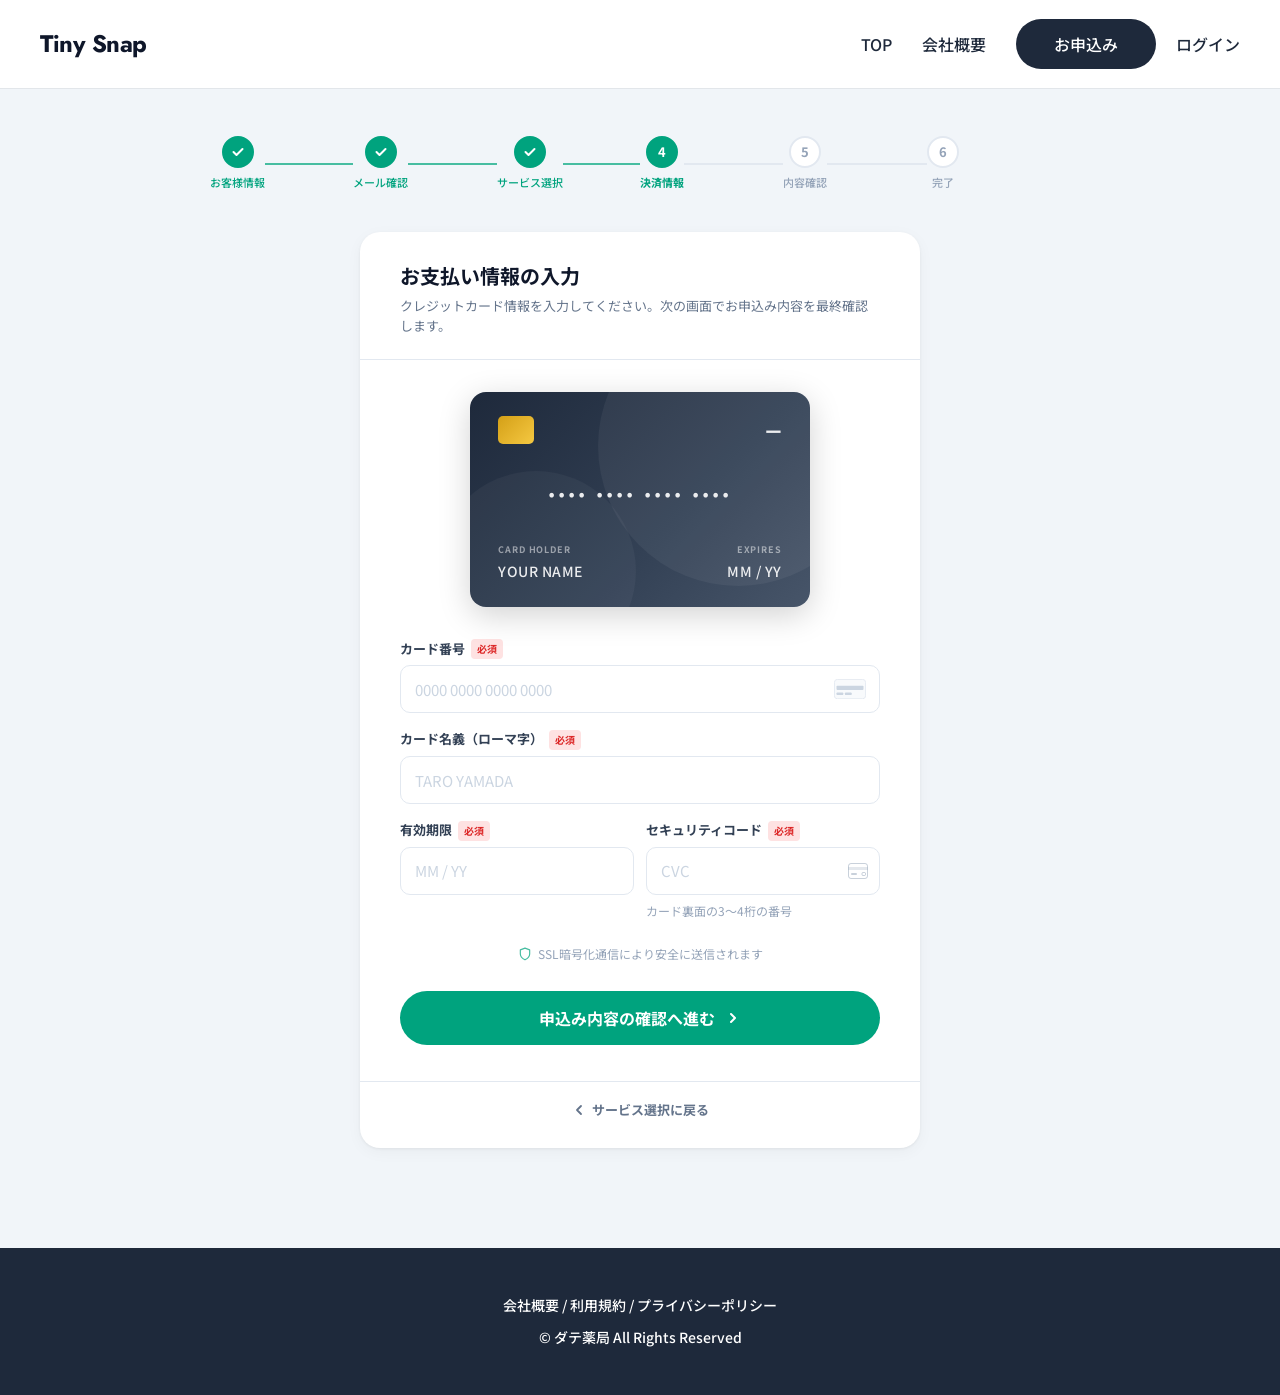
<file: register-payment.html>
<!DOCTYPE html>
<html lang="ja">
<head>
  <meta charset="UTF-8">
  <meta name="viewport" content="width=device-width, initial-scale=1.0">
  <title>決済情報の登録 | Tiny Snap</title>
  <meta name="robots" content="noindex">
  <link rel="preconnect" href="https://fonts.googleapis.com">
  <link rel="preconnect" href="https://fonts.gstatic.com" crossorigin>
  <link href="https://fonts.googleapis.com/css2?family=Jost:wght@500;700&family=Noto+Sans+JP:wght@400;500;700&family=Oswald:wght@700&display=swap" rel="stylesheet">
  <link rel="stylesheet" href="css/style.css">
  <style>
    /* =========================================================
       Payment page
       ========================================================= */

    .register-page {
      min-height: calc(100vh - var(--header-height));
      background: var(--color-gray-100, #F1F5F9);
      padding: 48px 24px 100px;
    }

    /* ── Step indicator (6 steps) ── */
    .step-nav {
      max-width: 860px;
      margin: 0 auto 40px;
    }
    .step-nav__list {
      display: flex;
      align-items: center;
      list-style: none;
      margin: 0;
      padding: 0;
    }
    .step-nav__item {
      flex: 1;
      display: flex;
      align-items: center;
    }
    .step-nav__item::after {
      content: '';
      flex: 1;
      height: 2px;
      background: var(--color-border-light, #E2E8F0);
    }
    .step-nav__item:last-child::after { display: none; }
    .step-nav__btn {
      display: flex;
      flex-direction: column;
      align-items: center;
      gap: 6px;
      flex-shrink: 0;
    }
    .step-nav__circle {
      width: 32px;
      height: 32px;
      border-radius: 50%;
      border: 2px solid var(--color-border-light, #E2E8F0);
      background: var(--color-white);
      display: flex;
      align-items: center;
      justify-content: center;
      font-size: 13px;
      font-weight: 700;
      color: var(--color-gray-400, #94A3B8);
    }
    .step-nav__label {
      font-size: 11px;
      font-weight: 500;
      color: var(--color-gray-400, #94A3B8);
      white-space: nowrap;
    }
    .step-nav__item--done .step-nav__circle {
      background: var(--color-brand-500);
      border-color: var(--color-brand-500);
      color: var(--color-white);
    }
    .step-nav__item--done .step-nav__label { color: var(--color-brand-500); }
    .step-nav__item--done::after { background: var(--color-brand-300, #47BDA1); }
    .step-nav__item--active .step-nav__circle {
      background: var(--color-brand-500);
      border-color: var(--color-brand-500);
      color: var(--color-white);
    }
    .step-nav__item--active .step-nav__label {
      color: var(--color-brand-500);
      font-weight: 700;
    }

    /* ── Card ── */
    .payment-card {
      max-width: 560px;
      margin: 0 auto;
      background: var(--color-white);
      border-radius: 20px;
      box-shadow: 0 1px 3px rgba(0,0,0,0.06), 0 4px 16px rgba(0,0,0,0.04);
      overflow: hidden;
    }

    .payment-card__header {
      padding: 28px 40px 22px;
      border-bottom: 1px solid var(--color-border-light, #E2E8F0);
    }

    .payment-card__title {
      font-size: 20px;
      font-weight: 700;
      color: var(--color-gray-900);
      margin: 0 0 4px;
    }

    .payment-card__subtitle {
      font-size: 13px;
      color: var(--color-gray-500, #64748B);
      margin: 0;
    }

    .payment-card__body {
      padding: 32px 40px 36px;
    }

    /* ── Visual card preview ── */
    .card-preview {
      width: 100%;
      aspect-ratio: 1.586;
      max-width: 340px;
      margin: 0 auto 32px;
      border-radius: 16px;
      background: linear-gradient(135deg, #1E293B 0%, #334155 60%, #475569 100%);
      padding: 24px 28px;
      box-sizing: border-box;
      display: flex;
      flex-direction: column;
      justify-content: space-between;
      position: relative;
      overflow: hidden;
      box-shadow: 0 8px 32px rgba(0,0,0,0.18);
    }

    .card-preview::before {
      content: '';
      position: absolute;
      top: -40%;
      right: -20%;
      width: 280px;
      height: 280px;
      border-radius: 50%;
      background: rgba(255,255,255,0.05);
    }

    .card-preview::after {
      content: '';
      position: absolute;
      bottom: -30%;
      left: -10%;
      width: 200px;
      height: 200px;
      border-radius: 50%;
      background: rgba(255,255,255,0.04);
    }

    .card-preview__top {
      display: flex;
      justify-content: space-between;
      align-items: flex-start;
    }

    .card-preview__chip {
      width: 36px;
      height: 28px;
      background: linear-gradient(135deg, #D4A017, #F5C842);
      border-radius: 5px;
    }

    .card-preview__brand {
      font-family: var(--font-display);
      font-size: 18px;
      font-weight: 700;
      color: rgba(255,255,255,0.9);
      letter-spacing: 0.02em;
      min-width: 60px;
      text-align: right;
    }

    .card-preview__number {
      font-family: var(--font-condensed);
      font-size: 20px;
      letter-spacing: 0.15em;
      color: rgba(255,255,255,0.9);
      text-align: center;
    }

    .card-preview__bottom {
      display: flex;
      justify-content: space-between;
      align-items: flex-end;
      gap: 16px;
    }

    .card-preview__field {}

    .card-preview__field-label {
      font-size: 9px;
      font-weight: 700;
      letter-spacing: 0.1em;
      text-transform: uppercase;
      color: rgba(255,255,255,0.5);
      margin-bottom: 3px;
    }

    .card-preview__field-value {
      font-size: 14px;
      font-weight: 500;
      color: rgba(255,255,255,0.9);
      letter-spacing: 0.04em;
    }

    /* ── Form fields ── */
    .field {
      display: flex;
      flex-direction: column;
      gap: 6px;
      margin-bottom: 16px;
    }

    .field:last-child { margin-bottom: 0; }

    .field__label {
      display: flex;
      align-items: center;
      gap: 6px;
      font-size: 13px;
      font-weight: 700;
      color: var(--color-gray-700, #334155);
    }

    .field__badge {
      font-size: 10px;
      font-weight: 700;
      padding: 2px 6px;
      border-radius: 4px;
    }

    .field__badge--required {
      background: #FEE2E2;
      color: #DC2626;
    }

    .field__input {
      height: 48px;
      padding: 0 14px;
      border: 1.5px solid var(--color-border-light, #E2E8F0);
      border-radius: 10px;
      font-size: 15px;
      color: var(--color-gray-900);
      background: var(--color-white);
      outline: none;
      transition: border-color 0.15s, box-shadow 0.15s;
      width: 100%;
      box-sizing: border-box;
      letter-spacing: 0.02em;
    }

    .field__input::placeholder {
      color: var(--color-gray-300, #CBD5E1);
      letter-spacing: normal;
    }

    .field__input:focus {
      border-color: var(--color-brand-500);
      box-shadow: 0 0 0 3px rgba(0, 163, 126, 0.12);
    }

    .field__hint {
      font-size: 12px;
      color: var(--color-gray-400, #94A3B8);
      margin: 0;
    }

    .field-row {
      display: grid;
      grid-template-columns: 1fr 1fr;
      gap: 12px;
    }

    /* Card number with icon */
    .field__input-wrap {
      position: relative;
    }

    .field__input-wrap .field__input {
      padding-right: 52px;
    }

    .card-type-icon {
      position: absolute;
      right: 14px;
      top: 50%;
      transform: translateY(-50%);
      width: 32px;
      height: 20px;
      display: flex;
      align-items: center;
      justify-content: center;
    }

    .card-type-icon svg,
    .card-type-icon img {
      width: 100%;
      height: auto;
    }

    /* CVC wrap */
    .cvc-wrap {
      position: relative;
    }

    .cvc-wrap .field__input {
      padding-right: 48px;
      letter-spacing: 0.15em;
    }

    .cvc-icon {
      position: absolute;
      right: 12px;
      top: 50%;
      transform: translateY(-50%);
      color: var(--color-gray-400, #94A3B8);
      pointer-events: none;
    }

    /* ── Security badge ── */
    .security-badge {
      display: flex;
      align-items: center;
      justify-content: center;
      gap: 6px;
      margin: 24px 0 28px;
      font-size: 12px;
      color: var(--color-gray-400, #94A3B8);
    }

    .security-badge svg {
      color: var(--color-brand-300, #47BDA1);
    }

    /* ── Submit ── */
    .btn-submit {
      display: flex;
      align-items: center;
      justify-content: center;
      gap: 10px;
      width: 100%;
      height: 54px;
      background: var(--color-brand-500);
      color: var(--color-white);
      font-size: 16px;
      font-weight: 700;
      border: none;
      border-radius: 50px;
      cursor: pointer;
      transition: background 0.2s, transform 0.15s;
    }

    .btn-submit:hover {
      background: var(--color-brand-600, #008C6D);
      transform: translateY(-1px);
    }

    .btn-submit:active { transform: translateY(0); }

    /* ── Back link ── */
    .payment-card__footer {
      padding: 16px 40px 24px;
      border-top: 1px solid var(--color-border-light, #E2E8F0);
      text-align: center;
    }

    .payment-card__back {
      display: inline-flex;
      align-items: center;
      gap: 6px;
      font-size: 13px;
      font-weight: 700;
      color: var(--color-gray-500, #64748B);
      text-decoration: none;
      transition: color 0.15s;
    }

    .payment-card__back:hover { color: var(--color-gray-900); }

    /* =========================================================
       SP overrides
       ========================================================= */
    @media (max-width: 768px) {
      .register-page { padding: 28px 16px 60px; }

      .step-nav { margin-bottom: 28px; }
      .step-nav__circle { width: 28px; height: 28px; font-size: 11px; }
      .step-nav__label { font-size: 10px; }

      .payment-card__header { padding: 22px 20px 18px; }
      .payment-card__title { font-size: 18px; }
      .payment-card__body { padding: 24px 20px 28px; }
      .payment-card__footer { padding: 14px 20px 20px; }

      .card-preview { max-width: 100%; padding: 20px 20px; }
      .card-preview__number { font-size: 18px; }

      .field-row { grid-template-columns: 1fr 1fr; }
    }

    @media (max-width: 400px) {
      .step-nav__label { display: none; }
      .field-row { grid-template-columns: 1fr; }
    }
  </style>
  <!-- Google Tag Manager -->
  <script>(function(w,d,s,l,i){w[l]=w[l]||[];w[l].push({'gtm.start':
  new Date().getTime(),event:'gtm.js'});var f=d.getElementsByTagName(s)[0],
  j=d.createElement(s),dl=l!='dataLayer'?'&l='+l:'';j.async=true;j.src=
  'https://www.googletagmanager.com/gtm.js?id='+i+dl;f.parentNode.insertBefore(j,f);
  })(window,document,'script','dataLayer','GTM-M3BZCZDP');</script>
  <!-- End Google Tag Manager -->
</head>
<body>
  <!-- Google Tag Manager (noscript) -->
  <noscript><iframe src="https://www.googletagmanager.com/ns.html?id=GTM-M3BZCZDP"
  height="0" width="0" style="display:none;visibility:hidden"></iframe></noscript>
  <!-- End Google Tag Manager (noscript) -->

  <header class="site-header">
    <div class="site-header__inner">
      <a href="index.html" class="site-header__logo" aria-label="Tiny Snap ホーム">Tiny Snap</a>
      <nav class="site-header__nav" aria-label="グローバルナビゲーション">
        <ul class="site-header__nav-list">
          <li class="site-header__nav-item"><a href="index.html">TOP</a></li>
          <li class="site-header__nav-item"><a href="company.html">会社概要</a></li>
        </ul>
        <div class="site-header__actions">
          <a href="register.html" class="site-header__cta">お申込み</a>
          <a href="#login" class="site-header__login">ログイン</a>
        </div>
      </nav>
    </div>
  </header>

  <main class="register-page">

    <!-- Step indicator (6 steps) -->
    <nav class="step-nav" aria-label="申込みステップ">
      <ol class="step-nav__list">
        <li class="step-nav__item step-nav__item--done">
          <div class="step-nav__btn">
            <span class="step-nav__circle"><svg width="14" height="14" viewBox="0 0 14 14" fill="none"><path d="M2.5 7L5.5 10L11.5 4" stroke="white" stroke-width="2" stroke-linecap="round" stroke-linejoin="round"/></svg></span>
            <span class="step-nav__label">お客様情報</span>
          </div>
        </li>
        <li class="step-nav__item step-nav__item--done">
          <div class="step-nav__btn">
            <span class="step-nav__circle"><svg width="14" height="14" viewBox="0 0 14 14" fill="none"><path d="M2.5 7L5.5 10L11.5 4" stroke="white" stroke-width="2" stroke-linecap="round" stroke-linejoin="round"/></svg></span>
            <span class="step-nav__label">メール確認</span>
          </div>
        </li>
        <li class="step-nav__item step-nav__item--done">
          <div class="step-nav__btn">
            <span class="step-nav__circle"><svg width="14" height="14" viewBox="0 0 14 14" fill="none"><path d="M2.5 7L5.5 10L11.5 4" stroke="white" stroke-width="2" stroke-linecap="round" stroke-linejoin="round"/></svg></span>
            <span class="step-nav__label">サービス選択</span>
          </div>
        </li>
        <li class="step-nav__item step-nav__item--active">
          <div class="step-nav__btn">
            <span class="step-nav__circle" aria-current="step">4</span>
            <span class="step-nav__label">決済情報</span>
          </div>
        </li>
        <li class="step-nav__item">
          <div class="step-nav__btn">
            <span class="step-nav__circle">5</span>
            <span class="step-nav__label">内容確認</span>
          </div>
        </li>
        <li class="step-nav__item">
          <div class="step-nav__btn">
            <span class="step-nav__circle">6</span>
            <span class="step-nav__label">完了</span>
          </div>
        </li>
      </ol>
    </nav>

    <!-- Payment card -->
    <div class="payment-card">
      <div class="payment-card__header">
        <h1 class="payment-card__title">お支払い情報の入力</h1>
        <p class="payment-card__subtitle">クレジットカード情報を入力してください。次の画面でお申込み内容を最終確認します。</p>
      </div>

      <div class="payment-card__body">

        <!-- Visual card preview -->
        <div class="card-preview" id="card-preview" aria-hidden="true">
          <div class="card-preview__top">
            <div class="card-preview__chip"></div>
            <div class="card-preview__brand" id="preview-brand">—</div>
          </div>
          <div class="card-preview__number" id="preview-number">•••• •••• •••• ••••</div>
          <div class="card-preview__bottom">
            <div class="card-preview__field">
              <div class="card-preview__field-label">Card Holder</div>
              <div class="card-preview__field-value" id="preview-name">YOUR NAME</div>
            </div>
            <div class="card-preview__field" style="text-align:right;">
              <div class="card-preview__field-label">Expires</div>
              <div class="card-preview__field-value" id="preview-expiry">MM / YY</div>
            </div>
          </div>
        </div>

        <!-- Form -->
        <form id="payment-form" novalidate>

          <!-- Card number -->
          <div class="field">
            <label class="field__label" for="card-number">
              カード番号
              <span class="field__badge field__badge--required">必須</span>
            </label>
            <div class="field__input-wrap">
              <input
                class="field__input"
                type="text"
                id="card-number"
                name="card_number"
                placeholder="0000 0000 0000 0000"
                inputmode="numeric"
                autocomplete="cc-number"
                maxlength="19"
                required
              >
              <div class="card-type-icon" id="card-type-icon">
                <!-- default: generic card -->
                <svg viewBox="0 0 38 24" fill="none" xmlns="http://www.w3.org/2000/svg">
                  <rect x="0.5" y="0.5" width="37" height="23" rx="3.5" fill="#F8FAFC" stroke="#E2E8F0"/>
                  <rect x="3" y="8" width="32" height="5" rx="1" fill="#CBD5E1"/>
                  <rect x="3" y="16" width="8" height="3" rx="1" fill="#CBD5E1"/>
                  <rect x="13" y="16" width="8" height="3" rx="1" fill="#CBD5E1"/>
                </svg>
              </div>
            </div>
          </div>

          <!-- Cardholder name -->
          <div class="field">
            <label class="field__label" for="card-name">
              カード名義（ローマ字）
              <span class="field__badge field__badge--required">必須</span>
            </label>
            <input
              class="field__input"
              type="text"
              id="card-name"
              name="card_name"
              placeholder="TARO YAMADA"
              autocomplete="cc-name"
              style="text-transform: uppercase;"
              required
            >
          </div>

          <!-- Expiry + CVC -->
          <div class="field-row">
            <div class="field">
              <label class="field__label" for="card-expiry">
                有効期限
                <span class="field__badge field__badge--required">必須</span>
              </label>
              <input
                class="field__input"
                type="text"
                id="card-expiry"
                name="card_expiry"
                placeholder="MM / YY"
                inputmode="numeric"
                autocomplete="cc-exp"
                maxlength="7"
                required
              >
            </div>
            <div class="field">
              <label class="field__label" for="card-cvc">
                セキュリティコード
                <span class="field__badge field__badge--required">必須</span>
              </label>
              <div class="cvc-wrap">
                <input
                  class="field__input"
                  type="text"
                  id="card-cvc"
                  name="card_cvc"
                  placeholder="CVC"
                  inputmode="numeric"
                  autocomplete="cc-csc"
                  maxlength="4"
                  required
                >
                <span class="cvc-icon">
                  <svg width="20" height="16" viewBox="0 0 20 16" fill="none" xmlns="http://www.w3.org/2000/svg">
                    <rect x="0.5" y="0.5" width="19" height="15" rx="2.5" stroke="currentColor" stroke-opacity="0.5"/>
                    <rect x="0" y="4" width="20" height="3" fill="currentColor" fill-opacity="0.25"/>
                    <rect x="3" y="10" width="6" height="2" rx="1" fill="currentColor" fill-opacity="0.5"/>
                    <rect x="14" y="9.5" width="3.5" height="3" rx="1" stroke="currentColor" stroke-opacity="0.5"/>
                  </svg>
                </span>
              </div>
              <p class="field__hint">カード裏面の3〜4桁の番号</p>
            </div>
          </div>

          <!-- Security note -->
          <div class="security-badge">
            <svg width="14" height="14" viewBox="0 0 24 24" fill="none" stroke="currentColor" stroke-width="2" stroke-linecap="round" stroke-linejoin="round">
              <path d="M12 22s8-4 8-10V5l-8-3-8 3v7c0 6 8 10 8 10z"/>
            </svg>
            SSL暗号化通信により安全に送信されます
          </div>

          <button class="btn-submit" type="submit">
            申込み内容の確認へ進む
            <svg width="16" height="16" viewBox="0 0 16 16" fill="none" aria-hidden="true">
              <path d="M6 4l4 4-4 4" stroke="white" stroke-width="2" stroke-linecap="round" stroke-linejoin="round"/>
            </svg>
          </button>

        </form>
      </div>

      <div class="payment-card__footer">
        <a href="register-plan.html" class="payment-card__back">
          <svg width="14" height="14" viewBox="0 0 14 14" fill="none">
            <path d="M9 11L5 7l4-4" stroke="currentColor" stroke-width="1.8" stroke-linecap="round" stroke-linejoin="round"/>
          </svg>
          サービス選択に戻る
        </a>
      </div>
    </div>

  </main>

  <footer class="site-footer">
    <p class="site-footer__links">
      <a href="company.html">会社概要</a> / <a href="terms.html">利用規約</a> / <a href="privacy.html">プライバシーポリシー</a>
    </p>
    <p class="site-footer__copyright">© ダテ薬局 All Rights Reserved</p>
  </footer>

  <script>
  (function () {
    'use strict';

    var numInput    = document.getElementById('card-number');
    var nameInput   = document.getElementById('card-name');
    var expiryInput = document.getElementById('card-expiry');
    var cvcInput    = document.getElementById('card-cvc');

    var previewNumber = document.getElementById('preview-number');
    var previewName   = document.getElementById('preview-name');
    var previewExpiry = document.getElementById('preview-expiry');
    var previewBrand  = document.getElementById('preview-brand');
    var cardTypeIcon  = document.getElementById('card-type-icon');
    var cardPreview   = document.getElementById('card-preview');

    /* ── Card type detection ── */
    var CARD_TYPES = [
      { name: 'Amex',       pattern: /^3[47]/,  label: 'AMEX',       maxLen: 17, color: '#2E77BC' },
      { name: 'Visa',       pattern: /^4/,       label: 'VISA',       maxLen: 19, color: '#1A1F71' },
      { name: 'Mastercard', pattern: /^5[1-5]/,  label: 'Mastercard', maxLen: 19, color: '#EB001B' },
      { name: 'JCB',        pattern: /^35/,      label: 'JCB',        maxLen: 19, color: '#003087' },
    ];

    function detectCard(num) {
      var digits = num.replace(/\D/g, '');
      for (var i = 0; i < CARD_TYPES.length; i++) {
        if (CARD_TYPES[i].pattern.test(digits)) return CARD_TYPES[i];
      }
      return null;
    }

    function updateCardIcon(type) {
      if (!type) {
        cardTypeIcon.innerHTML = '<svg viewBox="0 0 38 24" fill="none" xmlns="http://www.w3.org/2000/svg"><rect x="0.5" y="0.5" width="37" height="23" rx="3.5" fill="#F8FAFC" stroke="#E2E8F0"/><rect x="3" y="8" width="32" height="5" rx="1" fill="#CBD5E1"/><rect x="3" y="16" width="8" height="3" rx="1" fill="#CBD5E1"/><rect x="13" y="16" width="8" height="3" rx="1" fill="#CBD5E1"/></svg>';
        previewBrand.textContent = '—';
        cardPreview.style.background = 'linear-gradient(135deg, #1E293B 0%, #334155 60%, #475569 100%)';
        return;
      }
      previewBrand.textContent = type.label;
      // Tint card preview
      var colors = {
        'Visa':       'linear-gradient(135deg, #1A1F71 0%, #2D3A8C 60%, #3D4D9F 100%)',
        'Mastercard': 'linear-gradient(135deg, #1E293B 0%, #7C1A1A 60%, #B02020 100%)',
        'Amex':       'linear-gradient(135deg, #1E3A5F 0%, #2E5A8C 60%, #3D73A8 100%)',
        'JCB':        'linear-gradient(135deg, #003087 0%, #004BAD 60%, #0060C7 100%)',
      };
      cardPreview.style.background = colors[type.name] || 'linear-gradient(135deg, #1E293B 0%, #334155 60%, #475569 100%)';
    }

    /* ── Card number formatting ── */
    numInput.addEventListener('input', function () {
      var raw = this.value.replace(/\D/g, '');
      var card = detectCard(raw);
      updateCardIcon(card);

      // Format: Amex = 4-6-5, others = 4-4-4-4
      var formatted;
      if (card && card.name === 'Amex') {
        formatted = raw.replace(/(\d{4})(\d{0,6})(\d{0,5})/, function (_, a, b, c) {
          return [a, b, c].filter(Boolean).join(' ');
        });
      } else {
        formatted = raw.replace(/(\d{4})(?=\d)/g, '$1 ');
      }
      this.value = formatted.slice(0, card ? card.maxLen : 19);

      // Update preview
      var masked = this.value || '';
      var parts = masked.split(' ');
      while (parts.length < 4) parts.push('');
      previewNumber.textContent = parts.map(function (p, i) {
        if (i < parts.length - 1 && p.length > 0) return p.replace(/\d/g, '•');
        return p || (i === 3 ? '••••' : '••••');
      }).join(' ');
    });

    /* ── Name ── */
    nameInput.addEventListener('input', function () {
      var v = this.value.toUpperCase();
      this.value = v;
      previewName.textContent = v || 'YOUR NAME';
    });

    /* ── Expiry formatting ── */
    expiryInput.addEventListener('input', function (e) {
      var raw = this.value.replace(/\D/g, '');
      if (raw.length >= 2) {
        raw = raw.slice(0, 2) + ' / ' + raw.slice(2, 4);
      }
      this.value = raw;
      var parts = this.value.split(' / ');
      previewExpiry.textContent = this.value || 'MM / YY';
    });

    /* ── CVC flip ── */
    cvcInput.addEventListener('focus', function () {
      cardPreview.style.transform = 'rotateY(180deg)';
      cardPreview.style.transition = 'transform 0.5s ease';
      cardPreview.style.opacity = '0.7';
    });
    cvcInput.addEventListener('blur', function () {
      cardPreview.style.transform = 'rotateY(0deg)';
      cardPreview.style.opacity = '1';
    });

    /* ── Submit ── */
    document.getElementById('payment-form').addEventListener('submit', function (e) {
      e.preventDefault();
      window.location.href = 'register-confirm.html';
    });

  })();
  </script>

</body>
</html>
</file>
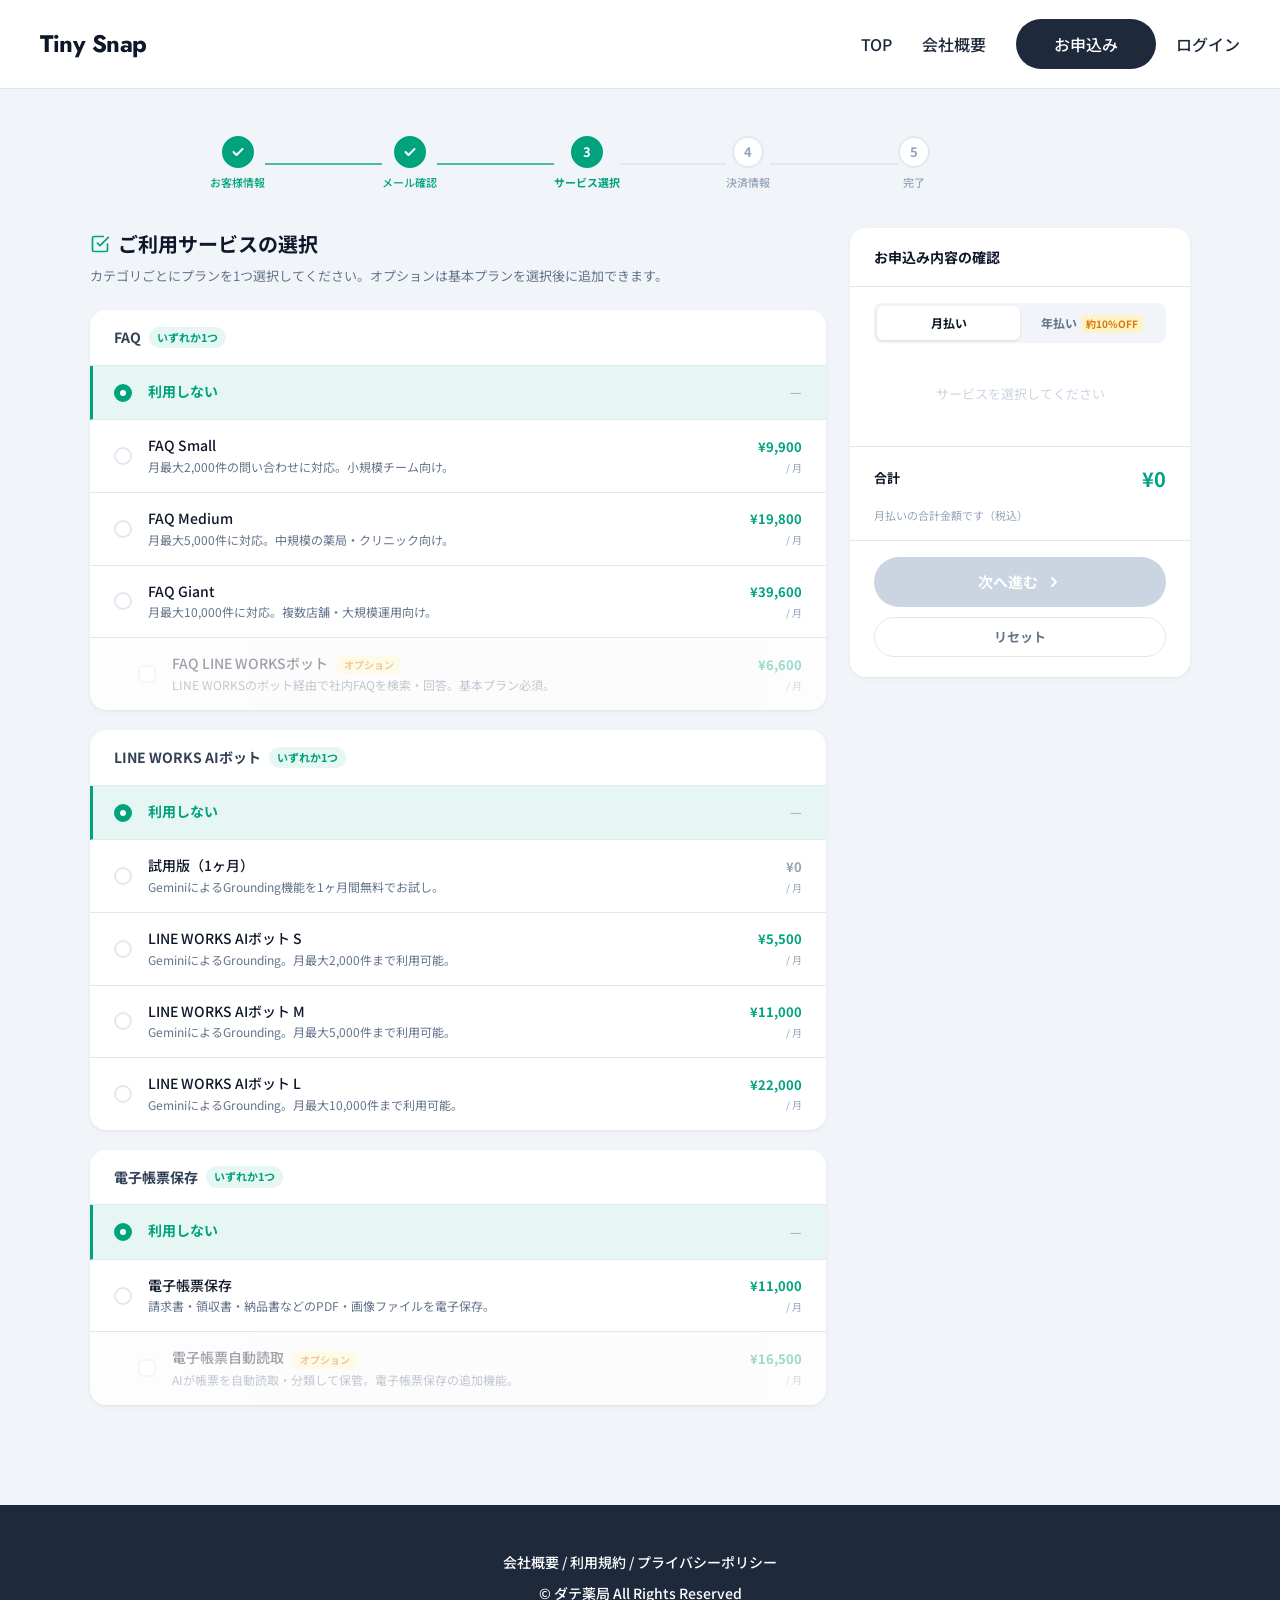
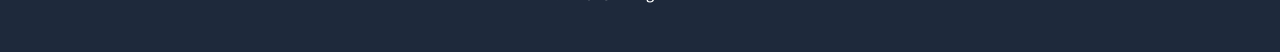
<file: register-plan.html>
<!DOCTYPE html>
<html lang="ja">
<head>
  <meta charset="UTF-8">
  <meta name="viewport" content="width=device-width, initial-scale=1.0">
  <title>サービス選択 | Tiny Snap</title>
  <meta name="robots" content="noindex">
  <link rel="preconnect" href="https://fonts.googleapis.com">
  <link rel="preconnect" href="https://fonts.gstatic.com" crossorigin>
  <link href="https://fonts.googleapis.com/css2?family=Jost:wght@500;700&family=Noto+Sans+JP:wght@400;500;700&family=Oswald:wght@700&display=swap" rel="stylesheet">
  <link rel="stylesheet" href="css/style.css">
  <style>
    /* =========================================================
       Service selection page
       ========================================================= */

    .register-page {
      min-height: calc(100vh - var(--header-height));
      background: var(--color-gray-100, #F1F5F9);
      padding: 48px 24px 100px;
    }

    /* ── Step indicator ── */
    .step-nav {
      max-width: 860px;
      margin: 0 auto 36px;
    }
    .step-nav__list {
      display: flex;
      align-items: center;
      list-style: none;
      margin: 0;
      padding: 0;
    }
    .step-nav__item {
      flex: 1;
      display: flex;
      align-items: center;
    }
    .step-nav__item::after {
      content: '';
      flex: 1;
      height: 2px;
      background: var(--color-border-light, #E2E8F0);
    }
    .step-nav__item:last-child::after { display: none; }
    .step-nav__btn {
      display: flex;
      flex-direction: column;
      align-items: center;
      gap: 6px;
      flex-shrink: 0;
    }
    .step-nav__circle {
      width: 32px;
      height: 32px;
      border-radius: 50%;
      border: 2px solid var(--color-border-light, #E2E8F0);
      background: var(--color-white);
      display: flex;
      align-items: center;
      justify-content: center;
      font-size: 13px;
      font-weight: 700;
      color: var(--color-gray-400, #94A3B8);
    }
    .step-nav__label {
      font-size: 11px;
      font-weight: 500;
      color: var(--color-gray-400, #94A3B8);
      white-space: nowrap;
    }
    .step-nav__item--done .step-nav__circle {
      background: var(--color-brand-500);
      border-color: var(--color-brand-500);
      color: var(--color-white);
    }
    .step-nav__item--done .step-nav__label { color: var(--color-brand-500); }
    .step-nav__item--done::after { background: var(--color-brand-300, #47BDA1); }
    .step-nav__item--active .step-nav__circle {
      background: var(--color-brand-500);
      border-color: var(--color-brand-500);
      color: var(--color-white);
    }
    .step-nav__item--active .step-nav__label {
      color: var(--color-brand-500);
      font-weight: 700;
    }

    /* ── Layout: 2-col on desktop ── */
    .plan-layout {
      max-width: 1100px;
      margin: 0 auto;
      display: grid;
      grid-template-columns: 1fr 340px;
      gap: 24px;
      align-items: start;
    }

    /* ── Page header ── */
    .plan-header {
      margin-bottom: 24px;
    }
    .plan-header__title {
      font-size: 20px;
      font-weight: 700;
      color: var(--color-gray-900);
      margin: 0 0 6px;
      display: flex;
      align-items: center;
      gap: 8px;
    }
    .plan-header__title svg { color: var(--color-brand-500); }
    .plan-header__desc {
      font-size: 13px;
      color: var(--color-gray-500, #64748B);
      margin: 0;
      line-height: 1.6;
    }

    /* ── Service group card ── */
    .service-group {
      background: var(--color-white);
      border-radius: 16px;
      box-shadow: 0 1px 3px rgba(0,0,0,0.05), 0 2px 8px rgba(0,0,0,0.03);
      overflow: hidden;
      margin-bottom: 20px;
    }
    .service-group:last-child { margin-bottom: 0; }

    .service-group__header {
      padding: 16px 24px;
      border-bottom: 1px solid var(--color-border-light, #E2E8F0);
      display: flex;
      align-items: center;
      gap: 8px;
    }
    .service-group__name {
      font-size: 14px;
      font-weight: 700;
      color: var(--color-gray-700, #334155);
      margin: 0;
    }
    .service-group__badge {
      font-size: 11px;
      font-weight: 700;
      padding: 2px 8px;
      border-radius: 20px;
      background: var(--color-brand-50, #E6F6F2);
      color: var(--color-brand-500);
    }

    /* ── Service option row ── */
    .service-option {
      position: relative;
      display: flex;
      align-items: center;
      gap: 16px;
      padding: 16px 24px;
      border-bottom: 1px solid var(--color-border-light, #E2E8F0);
      cursor: pointer;
      transition: background 0.12s;
    }
    .service-option:last-child { border-bottom: none; }
    .service-option:hover { background: #FAFBFC; }

    /* Selected state */
    .service-option.is-selected {
      background: var(--color-brand-50, #E6F6F2);
      border-left: 3px solid var(--color-brand-500);
      padding-left: 21px;
    }
    .service-option.is-selected .service-option__name {
      color: var(--color-brand-500);
      font-weight: 700;
    }

    /* Option (add-on) row */
    .service-option--addon {
      padding-left: 48px;
      background: #FAFAFA;
    }
    .service-option--addon:hover { background: #F5F5F5; }
    .service-option--addon.is-selected {
      padding-left: 45px;
    }
    .service-option--addon .service-option__tag {
      display: inline-flex;
      align-items: center;
      font-size: 10px;
      font-weight: 700;
      padding: 2px 7px;
      border-radius: 4px;
      background: #FEF3C7;
      color: #D97706;
      margin-left: 6px;
      vertical-align: middle;
    }
    .service-option--addon.is-disabled {
      opacity: 0.4;
      pointer-events: none;
    }

    /* Radio button */
    .service-option__radio {
      flex-shrink: 0;
      width: 18px;
      height: 18px;
      border-radius: 50%;
      border: 2px solid var(--color-border-light, #E2E8F0);
      background: var(--color-white);
      display: flex;
      align-items: center;
      justify-content: center;
      transition: border-color 0.15s;
    }
    .service-option.is-selected .service-option__radio {
      border-color: var(--color-brand-500);
      background: var(--color-brand-500);
    }
    .service-option__radio-dot {
      width: 6px;
      height: 6px;
      border-radius: 50%;
      background: var(--color-white);
      opacity: 0;
      transition: opacity 0.12s;
    }
    .service-option.is-selected .service-option__radio-dot { opacity: 1; }

    /* Checkbox (for addon) */
    .service-option__checkbox {
      flex-shrink: 0;
      width: 18px;
      height: 18px;
      border-radius: 5px;
      border: 2px solid var(--color-border-light, #E2E8F0);
      background: var(--color-white);
      display: flex;
      align-items: center;
      justify-content: center;
      transition: border-color 0.15s, background 0.15s;
    }
    .service-option.is-selected .service-option__checkbox {
      border-color: var(--color-brand-500);
      background: var(--color-brand-500);
    }
    .service-option__check-icon {
      display: none;
    }
    .service-option.is-selected .service-option__check-icon {
      display: block;
    }

    /* Info */
    .service-option__info {
      flex: 1;
      min-width: 0;
    }
    .service-option__name {
      font-size: 14px;
      font-weight: 500;
      color: var(--color-gray-900);
      margin: 0 0 2px;
      line-height: 1.4;
    }
    .service-option__desc {
      font-size: 12px;
      color: var(--color-gray-500, #64748B);
      margin: 0;
      line-height: 1.5;
    }

    /* Pricing */
    .service-option__pricing {
      flex-shrink: 0;
      text-align: right;
      display: flex;
      flex-direction: column;
      gap: 2px;
    }
    .service-option__price {
      font-size: 13px;
      font-weight: 700;
      color: var(--color-brand-500);
      white-space: nowrap;
    }
    .service-option__price-label {
      font-size: 10px;
      font-weight: 400;
      color: var(--color-gray-400, #94A3B8);
    }
    .service-option__price--zero {
      color: var(--color-gray-400, #94A3B8);
    }
    .service-option__price--none {
      font-size: 13px;
      color: var(--color-gray-400, #94A3B8);
    }

    /* ── Summary card (sticky right column) ── */
    .summary-card {
      background: var(--color-white);
      border-radius: 16px;
      box-shadow: 0 1px 3px rgba(0,0,0,0.05), 0 2px 8px rgba(0,0,0,0.03);
      overflow: hidden;
      position: sticky;
      top: calc(var(--header-height) + 16px);
    }

    .summary-card__header {
      padding: 18px 24px;
      border-bottom: 1px solid var(--color-border-light, #E2E8F0);
    }
    .summary-card__title {
      font-size: 14px;
      font-weight: 700;
      color: var(--color-gray-900);
      margin: 0;
    }

    /* Billing toggle */
    .billing-toggle {
      display: flex;
      gap: 0;
      background: var(--color-gray-100, #F1F5F9);
      border-radius: 8px;
      padding: 3px;
      margin: 16px 24px 0;
    }
    .billing-toggle__btn {
      flex: 1;
      padding: 7px 0;
      border: none;
      border-radius: 6px;
      background: transparent;
      font-size: 12px;
      font-weight: 700;
      color: var(--color-gray-500, #64748B);
      cursor: pointer;
      transition: background 0.15s, color 0.15s;
    }
    .billing-toggle__btn.is-active {
      background: var(--color-white);
      color: var(--color-gray-900);
      box-shadow: 0 1px 3px rgba(0,0,0,0.10);
    }
    .billing-toggle__badge {
      display: inline-block;
      font-size: 10px;
      padding: 1px 5px;
      background: #FEF3C7;
      color: #D97706;
      border-radius: 4px;
      margin-left: 4px;
      font-weight: 700;
    }

    /* Selected items list */
    .summary-items {
      padding: 16px 24px;
      min-height: 80px;
      border-bottom: 1px solid var(--color-border-light, #E2E8F0);
      display: flex;
      flex-direction: column;
      gap: 10px;
    }

    .summary-empty {
      font-size: 13px;
      color: var(--color-gray-300, #CBD5E1);
      text-align: center;
      padding: 12px 0;
    }

    .summary-item {
      display: flex;
      justify-content: space-between;
      align-items: flex-start;
      gap: 8px;
    }
    .summary-item__name {
      font-size: 13px;
      color: var(--color-gray-700, #334155);
      line-height: 1.4;
    }
    .summary-item__price {
      font-size: 13px;
      font-weight: 700;
      color: var(--color-gray-900);
      white-space: nowrap;
    }

    /* Total */
    .summary-total {
      padding: 16px 24px;
      border-bottom: 1px solid var(--color-border-light, #E2E8F0);
    }
    .summary-total__row {
      display: flex;
      justify-content: space-between;
      align-items: center;
      margin-bottom: 12px;
    }
    .summary-total__row:last-child { margin-bottom: 0; }
    .summary-total__label {
      font-size: 13px;
      font-weight: 700;
      color: var(--color-gray-900);
    }
    .summary-total__amount {
      font-size: 20px;
      font-weight: 700;
      color: var(--color-brand-500);
    }
    .summary-total__amount--sub {
      font-size: 14px;
      color: var(--color-gray-500, #64748B);
    }
    .summary-total__note {
      font-size: 11px;
      color: var(--color-gray-400, #94A3B8);
      margin: 8px 0 0;
    }

    /* Actions */
    .summary-actions {
      padding: 16px 24px 20px;
      display: flex;
      flex-direction: column;
      gap: 10px;
    }

    .btn-next {
      display: flex;
      align-items: center;
      justify-content: center;
      gap: 8px;
      width: 100%;
      height: 50px;
      background: var(--color-brand-500);
      color: var(--color-white);
      font-size: 15px;
      font-weight: 700;
      border: none;
      border-radius: 50px;
      cursor: pointer;
      transition: background 0.15s, transform 0.15s;
    }
    .btn-next:hover {
      background: var(--color-brand-600, #008C6D);
      transform: translateY(-1px);
    }
    .btn-next:disabled {
      background: var(--color-gray-300, #CBD5E1);
      cursor: not-allowed;
      transform: none;
    }

    .btn-reset {
      display: flex;
      align-items: center;
      justify-content: center;
      width: 100%;
      height: 40px;
      background: none;
      border: 1.5px solid var(--color-border-light, #E2E8F0);
      border-radius: 50px;
      font-size: 13px;
      font-weight: 700;
      color: var(--color-gray-500, #64748B);
      cursor: pointer;
      transition: border-color 0.15s, color 0.15s;
    }
    .btn-reset:hover {
      border-color: var(--color-gray-400, #94A3B8);
      color: var(--color-gray-700, #334155);
    }

    /* ── SP: summary moves below ── */
    @media (max-width: 900px) {
      .plan-layout {
        grid-template-columns: 1fr;
        max-width: 680px;
      }
      .plan-left { order: 1; }
      .summary-card { position: static; order: 2; }
    }

    @media (max-width: 768px) {
      .register-page { padding: 28px 16px 60px; }
      .step-nav { max-width: 100%; margin-bottom: 24px; }
      .step-nav__circle { width: 28px; height: 28px; font-size: 12px; }
      .step-nav__label { font-size: 10px; }
      .service-group__header { padding: 14px 16px; }
      .service-option { padding: 14px 16px; gap: 12px; }
      .service-option.is-selected { padding-left: 13px; }
      .service-option--addon { padding-left: 32px; }
      .service-option--addon.is-selected { padding-left: 29px; }
      .service-option__name { font-size: 13px; }
      .service-option__pricing { display: none; }
      .summary-card__header,
      .summary-items,
      .summary-total,
      .summary-actions { padding-left: 20px; padding-right: 20px; }
      .billing-toggle { margin-left: 20px; margin-right: 20px; }
    }

    @media (max-width: 400px) {
      .step-nav__label { display: none; }
    }
  </style>
  <!-- Google Tag Manager -->
  <script>(function(w,d,s,l,i){w[l]=w[l]||[];w[l].push({'gtm.start':
  new Date().getTime(),event:'gtm.js'});var f=d.getElementsByTagName(s)[0],
  j=d.createElement(s),dl=l!='dataLayer'?'&l='+l:'';j.async=true;j.src=
  'https://www.googletagmanager.com/gtm.js?id='+i+dl;f.parentNode.insertBefore(j,f);
  })(window,document,'script','dataLayer','GTM-M3BZCZDP');</script>
  <!-- End Google Tag Manager -->
</head>
<body>
  <!-- Google Tag Manager (noscript) -->
  <noscript><iframe src="https://www.googletagmanager.com/ns.html?id=GTM-M3BZCZDP"
  height="0" width="0" style="display:none;visibility:hidden"></iframe></noscript>
  <!-- End Google Tag Manager (noscript) -->

  <header class="site-header">
    <div class="site-header__inner">
      <a href="index.html" class="site-header__logo" aria-label="Tiny Snap ホーム">Tiny Snap</a>
      <nav class="site-header__nav" aria-label="グローバルナビゲーション">
        <ul class="site-header__nav-list">
          <li class="site-header__nav-item"><a href="index.html">TOP</a></li>
          <li class="site-header__nav-item"><a href="company.html">会社概要</a></li>
        </ul>
        <div class="site-header__actions">
          <a href="register.html" class="site-header__cta">お申込み</a>
          <a href="#login" class="site-header__login">ログイン</a>
        </div>
      </nav>
    </div>
  </header>

  <main class="register-page">

    <!-- Step indicator -->
    <nav class="step-nav" aria-label="申込みステップ">
      <ol class="step-nav__list">
        <li class="step-nav__item step-nav__item--done">
          <div class="step-nav__btn">
            <span class="step-nav__circle">
              <svg width="14" height="14" viewBox="0 0 14 14" fill="none"><path d="M2.5 7L5.5 10L11.5 4" stroke="white" stroke-width="2" stroke-linecap="round" stroke-linejoin="round"/></svg>
            </span>
            <span class="step-nav__label">お客様情報</span>
          </div>
        </li>
        <li class="step-nav__item step-nav__item--done">
          <div class="step-nav__btn">
            <span class="step-nav__circle">
              <svg width="14" height="14" viewBox="0 0 14 14" fill="none"><path d="M2.5 7L5.5 10L11.5 4" stroke="white" stroke-width="2" stroke-linecap="round" stroke-linejoin="round"/></svg>
            </span>
            <span class="step-nav__label">メール確認</span>
          </div>
        </li>
        <li class="step-nav__item step-nav__item--active">
          <div class="step-nav__btn">
            <span class="step-nav__circle" aria-current="step">3</span>
            <span class="step-nav__label">サービス選択</span>
          </div>
        </li>
        <li class="step-nav__item">
          <div class="step-nav__btn">
            <span class="step-nav__circle">4</span>
            <span class="step-nav__label">決済情報</span>
          </div>
        </li>
        <li class="step-nav__item">
          <div class="step-nav__btn">
            <span class="step-nav__circle">5</span>
            <span class="step-nav__label">完了</span>
          </div>
        </li>
      </ol>
    </nav>

    <div class="plan-layout">

      <!-- Left: service groups -->
      <div class="plan-left">
        <div class="plan-header">
          <h1 class="plan-header__title">
            <svg width="20" height="20" viewBox="0 0 24 24" fill="none" stroke="currentColor" stroke-width="2" stroke-linecap="round" stroke-linejoin="round" aria-hidden="true">
              <polyline points="9 11 12 14 22 4"/><path d="M21 12v7a2 2 0 0 1-2 2H5a2 2 0 0 1-2-2V5a2 2 0 0 1 2-2h11"/>
            </svg>
            ご利用サービスの選択
          </h1>
          <p class="plan-header__desc">カテゴリごとにプランを1つ選択してください。オプションは基本プランを選択後に追加できます。</p>
        </div>

        <!-- FAQ -->
        <div class="service-group">
          <div class="service-group__header">
            <h2 class="service-group__name">FAQ</h2>
            <span class="service-group__badge">いずれか1つ</span>
          </div>

          <div class="service-option is-selected" data-group="faq" data-id="faq-none" data-monthly="0" data-annual="0" data-name="FAQ — 利用しない" data-type="radio" role="radio" aria-checked="true" tabindex="0">
            <div class="service-option__radio"><div class="service-option__radio-dot"></div></div>
            <div class="service-option__info">
              <p class="service-option__name">利用しない</p>
            </div>
            <div class="service-option__pricing">
              <span class="service-option__price--none">—</span>
            </div>
          </div>

          <div class="service-option" data-group="faq" data-id="faq-small" data-monthly="9900" data-annual="108900" data-name="FAQ Small" data-type="radio" role="radio" aria-checked="false" tabindex="0">
            <div class="service-option__radio"><div class="service-option__radio-dot"></div></div>
            <div class="service-option__info">
              <p class="service-option__name">FAQ Small</p>
              <p class="service-option__desc">月最大2,000件の問い合わせに対応。小規模チーム向け。</p>
            </div>
            <div class="service-option__pricing">
              <span class="service-option__price js-price" data-monthly="9,900" data-annual="108,900">¥9,900</span>
              <span class="service-option__price-label js-period">/ 月</span>
            </div>
          </div>

          <div class="service-option" data-group="faq" data-id="faq-medium" data-monthly="19800" data-annual="217800" data-name="FAQ Medium" data-type="radio" role="radio" aria-checked="false" tabindex="0">
            <div class="service-option__radio"><div class="service-option__radio-dot"></div></div>
            <div class="service-option__info">
              <p class="service-option__name">FAQ Medium</p>
              <p class="service-option__desc">月最大5,000件に対応。中規模の薬局・クリニック向け。</p>
            </div>
            <div class="service-option__pricing">
              <span class="service-option__price js-price" data-monthly="19,800" data-annual="217,800">¥19,800</span>
              <span class="service-option__price-label js-period">/ 月</span>
            </div>
          </div>

          <div class="service-option" data-group="faq" data-id="faq-giant" data-monthly="39600" data-annual="435600" data-name="FAQ Giant" data-type="radio" role="radio" aria-checked="false" tabindex="0">
            <div class="service-option__radio"><div class="service-option__radio-dot"></div></div>
            <div class="service-option__info">
              <p class="service-option__name">FAQ Giant</p>
              <p class="service-option__desc">月最大10,000件に対応。複数店舗・大規模運用向け。</p>
            </div>
            <div class="service-option__pricing">
              <span class="service-option__price js-price" data-monthly="39,600" data-annual="435,600">¥39,600</span>
              <span class="service-option__price-label js-period">/ 月</span>
            </div>
          </div>

          <!-- Addon -->
          <div class="service-option service-option--addon is-disabled" data-group="faq-addon" data-id="faq-lineworks" data-monthly="6600" data-annual="72600" data-name="FAQ LINE WORKSボット" data-type="checkbox" role="checkbox" aria-checked="false" tabindex="0">
            <div class="service-option__checkbox">
              <svg class="service-option__check-icon" width="11" height="11" viewBox="0 0 11 11" fill="none"><path d="M2 5.5L4.5 8L9 3" stroke="white" stroke-width="1.8" stroke-linecap="round" stroke-linejoin="round"/></svg>
            </div>
            <div class="service-option__info">
              <p class="service-option__name">
                FAQ LINE WORKSボット
                <span class="service-option__tag">オプション</span>
              </p>
              <p class="service-option__desc">LINE WORKSのボット経由で社内FAQを検索・回答。基本プラン必須。</p>
            </div>
            <div class="service-option__pricing">
              <span class="service-option__price js-price" data-monthly="6,600" data-annual="72,600">¥6,600</span>
              <span class="service-option__price-label js-period">/ 月</span>
            </div>
          </div>
        </div>

        <!-- LINE WORKS AI Bot -->
        <div class="service-group">
          <div class="service-group__header">
            <h2 class="service-group__name">LINE WORKS AIボット</h2>
            <span class="service-group__badge">いずれか1つ</span>
          </div>

          <div class="service-option is-selected" data-group="lwai" data-id="lwai-none" data-monthly="0" data-annual="0" data-name="LINE WORKS AIボット — 利用しない" data-type="radio" role="radio" aria-checked="true" tabindex="0">
            <div class="service-option__radio"><div class="service-option__radio-dot"></div></div>
            <div class="service-option__info">
              <p class="service-option__name">利用しない</p>
            </div>
            <div class="service-option__pricing">
              <span class="service-option__price--none">—</span>
            </div>
          </div>

          <div class="service-option" data-group="lwai" data-id="lwai-trial" data-monthly="0" data-annual="0" data-name="LINE WORKS AIボット 試用版（1ヶ月）" data-type="radio" role="radio" aria-checked="false" tabindex="0">
            <div class="service-option__radio"><div class="service-option__radio-dot"></div></div>
            <div class="service-option__info">
              <p class="service-option__name">試用版（1ヶ月）</p>
              <p class="service-option__desc">GeminiによるGrounding機能を1ヶ月間無料でお試し。</p>
            </div>
            <div class="service-option__pricing">
              <span class="service-option__price service-option__price--zero">¥0</span>
              <span class="service-option__price-label js-period">/ 月</span>
            </div>
          </div>

          <div class="service-option" data-group="lwai" data-id="lwai-s" data-monthly="5500" data-annual="60500" data-name="LINE WORKS AIボット S" data-type="radio" role="radio" aria-checked="false" tabindex="0">
            <div class="service-option__radio"><div class="service-option__radio-dot"></div></div>
            <div class="service-option__info">
              <p class="service-option__name">LINE WORKS AIボット S</p>
              <p class="service-option__desc">GeminiによるGrounding。月最大2,000件まで利用可能。</p>
            </div>
            <div class="service-option__pricing">
              <span class="service-option__price js-price" data-monthly="5,500" data-annual="60,500">¥5,500</span>
              <span class="service-option__price-label js-period">/ 月</span>
            </div>
          </div>

          <div class="service-option" data-group="lwai" data-id="lwai-m" data-monthly="11000" data-annual="121000" data-name="LINE WORKS AIボット M" data-type="radio" role="radio" aria-checked="false" tabindex="0">
            <div class="service-option__radio"><div class="service-option__radio-dot"></div></div>
            <div class="service-option__info">
              <p class="service-option__name">LINE WORKS AIボット M</p>
              <p class="service-option__desc">GeminiによるGrounding。月最大5,000件まで利用可能。</p>
            </div>
            <div class="service-option__pricing">
              <span class="service-option__price js-price" data-monthly="11,000" data-annual="121,000">¥11,000</span>
              <span class="service-option__price-label js-period">/ 月</span>
            </div>
          </div>

          <div class="service-option" data-group="lwai" data-id="lwai-l" data-monthly="22000" data-annual="242000" data-name="LINE WORKS AIボット L" data-type="radio" role="radio" aria-checked="false" tabindex="0">
            <div class="service-option__radio"><div class="service-option__radio-dot"></div></div>
            <div class="service-option__info">
              <p class="service-option__name">LINE WORKS AIボット L</p>
              <p class="service-option__desc">GeminiによるGrounding。月最大10,000件まで利用可能。</p>
            </div>
            <div class="service-option__pricing">
              <span class="service-option__price js-price" data-monthly="22,000" data-annual="242,000">¥22,000</span>
              <span class="service-option__price-label js-period">/ 月</span>
            </div>
          </div>
        </div>

        <!-- 電子帳票保存 -->
        <div class="service-group">
          <div class="service-group__header">
            <h2 class="service-group__name">電子帳票保存</h2>
            <span class="service-group__badge">いずれか1つ</span>
          </div>

          <div class="service-option is-selected" data-group="doc" data-id="doc-none" data-monthly="0" data-annual="0" data-name="電子帳票保存 — 利用しない" data-type="radio" role="radio" aria-checked="true" tabindex="0">
            <div class="service-option__radio"><div class="service-option__radio-dot"></div></div>
            <div class="service-option__info">
              <p class="service-option__name">利用しない</p>
            </div>
            <div class="service-option__pricing">
              <span class="service-option__price--none">—</span>
            </div>
          </div>

          <div class="service-option" data-group="doc" data-id="doc-base" data-monthly="11000" data-annual="121000" data-name="電子帳票保存" data-type="radio" role="radio" aria-checked="false" tabindex="0">
            <div class="service-option__radio"><div class="service-option__radio-dot"></div></div>
            <div class="service-option__info">
              <p class="service-option__name">電子帳票保存</p>
              <p class="service-option__desc">請求書・領収書・納品書などのPDF・画像ファイルを電子保存。</p>
            </div>
            <div class="service-option__pricing">
              <span class="service-option__price js-price" data-monthly="11,000" data-annual="121,000">¥11,000</span>
              <span class="service-option__price-label js-period">/ 月</span>
            </div>
          </div>

          <!-- Addon -->
          <div class="service-option service-option--addon is-disabled" data-group="doc-addon" data-id="doc-ocr" data-monthly="16500" data-annual="181500" data-name="電子帳票自動読取（オプション）" data-type="checkbox" role="checkbox" aria-checked="false" tabindex="0">
            <div class="service-option__checkbox">
              <svg class="service-option__check-icon" width="11" height="11" viewBox="0 0 11 11" fill="none"><path d="M2 5.5L4.5 8L9 3" stroke="white" stroke-width="1.8" stroke-linecap="round" stroke-linejoin="round"/></svg>
            </div>
            <div class="service-option__info">
              <p class="service-option__name">
                電子帳票自動読取
                <span class="service-option__tag">オプション</span>
              </p>
              <p class="service-option__desc">AIが帳票を自動読取・分類して保管。電子帳票保存の追加機能。</p>
            </div>
            <div class="service-option__pricing">
              <span class="service-option__price js-price" data-monthly="16,500" data-annual="181,500">¥16,500</span>
              <span class="service-option__price-label js-period">/ 月</span>
            </div>
          </div>
        </div>
      </div><!-- /plan-left -->

      <!-- Right: summary -->
      <div>
        <div class="summary-card">
          <div class="summary-card__header">
            <p class="summary-card__title">お申込み内容の確認</p>
          </div>

          <!-- Billing toggle -->
          <div class="billing-toggle" role="group" aria-label="支払い周期">
            <button class="billing-toggle__btn is-active" id="toggle-monthly" type="button">月払い</button>
            <button class="billing-toggle__btn" id="toggle-annual" type="button">
              年払い<span class="billing-toggle__badge">約10%OFF</span>
            </button>
          </div>

          <!-- Items -->
          <div class="summary-items" id="summary-items">
            <p class="summary-empty">サービスを選択してください</p>
          </div>

          <!-- Total -->
          <div class="summary-total">
            <div class="summary-total__row">
              <span class="summary-total__label">合計</span>
              <span class="summary-total__amount" id="summary-total">¥0</span>
            </div>
            <p class="summary-total__note" id="summary-period-note">月払いの合計金額です（税込）</p>
          </div>

          <!-- Actions -->
          <div class="summary-actions">
            <button class="btn-next" type="button" id="btn-next" disabled>
              次へ進む
              <svg width="16" height="16" viewBox="0 0 16 16" fill="none" aria-hidden="true">
                <path d="M6 4l4 4-4 4" stroke="white" stroke-width="2" stroke-linecap="round" stroke-linejoin="round"/>
              </svg>
            </button>
            <button class="btn-reset" type="button" id="btn-reset">リセット</button>
          </div>
        </div>
      </div>

    </div><!-- /plan-layout -->
  </main>

  <footer class="site-footer">
    <p class="site-footer__links">
      <a href="company.html">会社概要</a> / <a href="terms.html">利用規約</a> / <a href="privacy.html">プライバシーポリシー</a>
    </p>
    <p class="site-footer__copyright">© ダテ薬局 All Rights Reserved</p>
  </footer>

  <script>
  (function () {
    'use strict';

    var isAnnual = false;

    /* ── State: selected values ── */
    var state = {
      faq:       { id: 'faq-none',  monthly: 0, annual: 0, name: null },
      'faq-addon': { id: null, monthly: 0, annual: 0, name: null, checked: false },
      lwai:      { id: 'lwai-none', monthly: 0, annual: 0, name: null },
      doc:       { id: 'doc-none',  monthly: 0, annual: 0, name: null },
      'doc-addon': { id: null, monthly: 0, annual: 0, name: null, checked: false }
    };

    /* ── Helpers ── */
    function fmt(n) {
      return '¥' + n.toLocaleString('ja-JP');
    }

    function getAmount(item) {
      return isAnnual ? item.annual : item.monthly;
    }

    /* ── Update price labels in rows ── */
    function updatePriceLabels() {
      document.querySelectorAll('.js-price').forEach(function (el) {
        el.textContent = '¥' + (isAnnual ? el.dataset.annual : el.dataset.monthly);
      });
      document.querySelectorAll('.js-period').forEach(function (el) {
        el.textContent = isAnnual ? '/ 年' : '/ 月';
      });
    }

    /* ── Update summary panel ── */
    function updateSummary() {
      var container = document.getElementById('summary-items');
      var totalEl   = document.getElementById('summary-total');
      var noteEl    = document.getElementById('summary-period-note');
      var nextBtn   = document.getElementById('btn-next');

      var lines = [];
      var total = 0;

      var groups = ['faq', 'faq-addon', 'lwai', 'doc', 'doc-addon'];
      groups.forEach(function (g) {
        var s = state[g];
        var isAddon = g.indexOf('addon') !== -1;
        if (isAddon) {
          if (!s.checked || !s.name) return;
        } else {
          if (!s.name) return;
        }
        var amt = getAmount(s);
        total += amt;
        lines.push({ name: s.name, amount: amt });
      });

      // Render
      if (lines.length === 0) {
        container.innerHTML = '<p class="summary-empty">サービスを選択してください</p>';
        totalEl.textContent = '¥0';
        nextBtn.disabled = true;
      } else {
        container.innerHTML = lines.map(function (l) {
          return '<div class="summary-item">'
            + '<span class="summary-item__name">' + l.name + '</span>'
            + '<span class="summary-item__price">' + fmt(l.amount) + '</span>'
            + '</div>';
        }).join('');
        totalEl.textContent = fmt(total);
        nextBtn.disabled = false;
      }

      noteEl.textContent = isAnnual ? '年払いの合計金額です（税込）' : '月払いの合計金額です（税込）';
    }

    /* ── Handle option click ── */
    function handleOptionClick(el) {
      var group = el.dataset.group;
      var id    = el.dataset.id;
      var type  = el.dataset.type;
      var monthly = parseInt(el.dataset.monthly, 10) || 0;
      var annual  = parseInt(el.dataset.annual, 10) || 0;
      var name    = el.dataset.name;

      if (type === 'radio') {
        // Deselect all in same group
        document.querySelectorAll('[data-group="' + group + '"]').forEach(function (opt) {
          opt.classList.remove('is-selected');
          opt.setAttribute('aria-checked', 'false');
        });
        el.classList.add('is-selected');
        el.setAttribute('aria-checked', 'true');

        // Store
        state[group] = {
          id: id,
          monthly: monthly,
          annual: annual,
          name: (monthly === 0 && id !== 'lwai-trial') ? null : name
        };

        // Handle addon availability
        var addonGroup = group + '-addon';
        var addonEls = document.querySelectorAll('[data-group="' + addonGroup + '"]');
        if (addonEls.length) {
          // Enable/disable addon
          var isNone = (id.indexOf('-none') !== -1);
          addonEls.forEach(function (a) {
            if (isNone) {
              a.classList.add('is-disabled');
              a.classList.remove('is-selected');
              a.setAttribute('aria-checked', 'false');
              state[addonGroup] = { id: null, monthly: 0, annual: 0, name: null, checked: false };
            } else {
              a.classList.remove('is-disabled');
            }
          });
        }

      } else if (type === 'checkbox') {
        // Toggle
        var wasSelected = el.classList.contains('is-selected');
        el.classList.toggle('is-selected');
        el.setAttribute('aria-checked', String(!wasSelected));
        state[group] = {
          id: id,
          monthly: monthly,
          annual: annual,
          name: name,
          checked: !wasSelected
        };
      }

      updateSummary();
    }

    /* ── Attach listeners ── */
    document.querySelectorAll('.service-option').forEach(function (el) {
      el.addEventListener('click', function () {
        if (el.classList.contains('is-disabled')) return;
        handleOptionClick(el);
      });
      el.addEventListener('keydown', function (e) {
        if (e.key === 'Enter' || e.key === ' ') {
          e.preventDefault();
          if (!el.classList.contains('is-disabled')) handleOptionClick(el);
        }
      });
    });

    /* ── Billing toggle ── */
    document.getElementById('toggle-monthly').addEventListener('click', function () {
      if (isAnnual) {
        isAnnual = false;
        document.getElementById('toggle-monthly').classList.add('is-active');
        document.getElementById('toggle-annual').classList.remove('is-active');
        updatePriceLabels();
        updateSummary();
      }
    });

    document.getElementById('toggle-annual').addEventListener('click', function () {
      if (!isAnnual) {
        isAnnual = true;
        document.getElementById('toggle-annual').classList.add('is-active');
        document.getElementById('toggle-monthly').classList.remove('is-active');
        updatePriceLabels();
        updateSummary();
      }
    });

    /* ── Reset ── */
    document.getElementById('btn-reset').addEventListener('click', function () {
      // Reset all to "none"
      ['faq', 'lwai', 'doc'].forEach(function (group) {
        document.querySelectorAll('[data-group="' + group + '"]').forEach(function (el) {
          el.classList.remove('is-selected');
          el.setAttribute('aria-checked', 'false');
        });
        var noneEl = document.querySelector('[data-group="' + group + '"][data-id="' + group + '-none"]');
        if (noneEl) {
          noneEl.classList.add('is-selected');
          noneEl.setAttribute('aria-checked', 'true');
        }
        state[group] = { id: group + '-none', monthly: 0, annual: 0, name: null };

        // Disable addons
        var addonGroup = group + '-addon';
        document.querySelectorAll('[data-group="' + addonGroup + '"]').forEach(function (a) {
          a.classList.add('is-disabled');
          a.classList.remove('is-selected');
          a.setAttribute('aria-checked', 'false');
        });
        state[addonGroup] = { id: null, monthly: 0, annual: 0, name: null, checked: false };
      });
      updateSummary();
    });

    /* ── Next ── */
    document.getElementById('btn-next').addEventListener('click', function () {
      window.location.href = 'register-payment.html';
    });

    /* ── Init ── */
    updateSummary();

  })();
  </script>

</body>
</html>
</file>
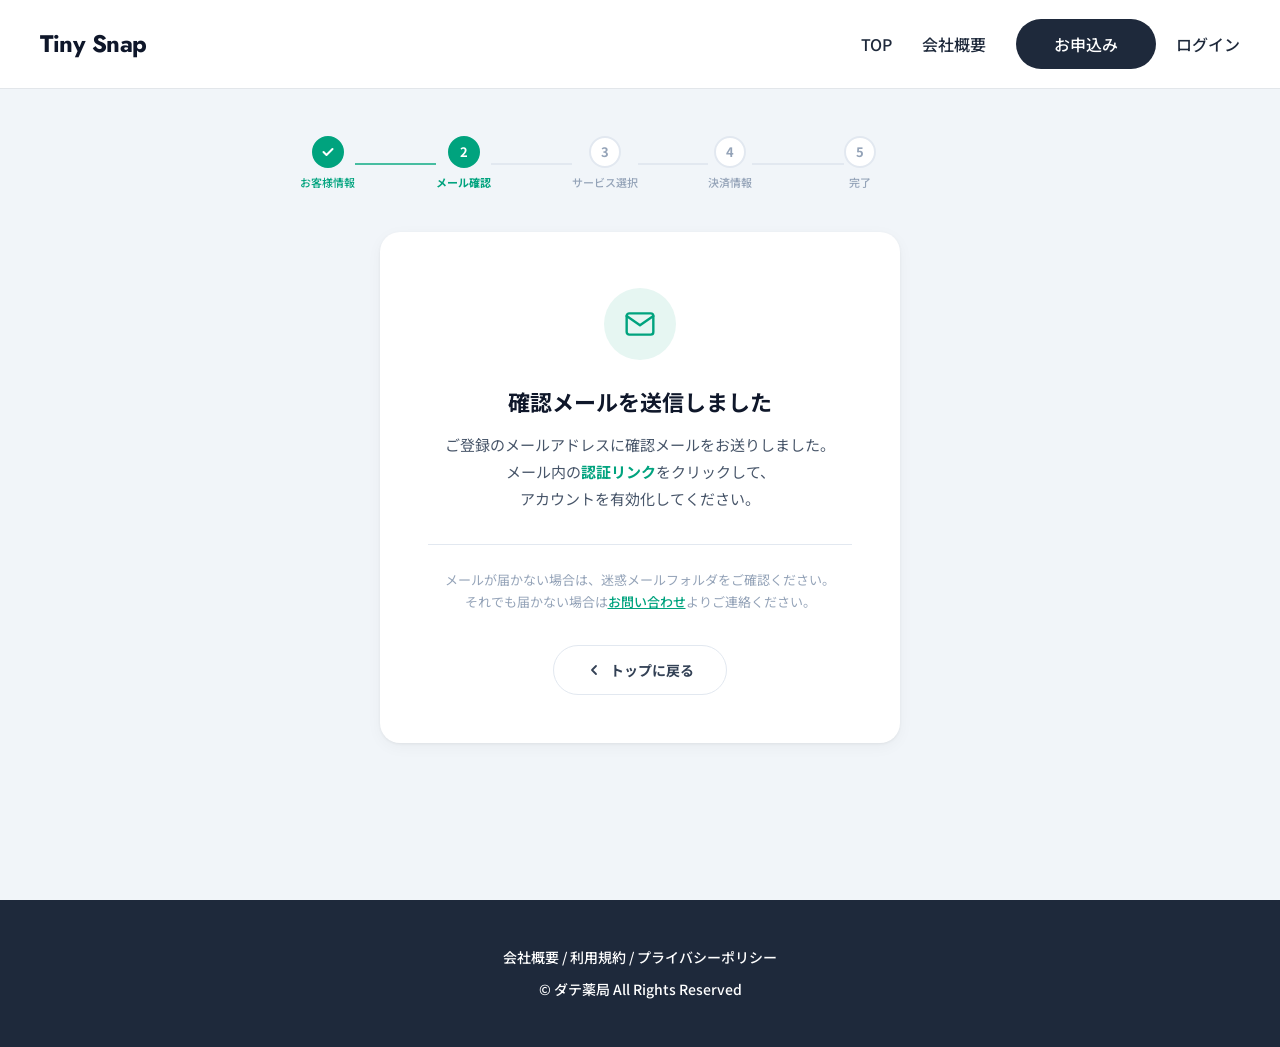
<file: register-sent.html>
<!DOCTYPE html>
<html lang="ja">
<head>
  <meta charset="UTF-8">
  <meta name="viewport" content="width=device-width, initial-scale=1.0">
  <title>確認メール送信済み | Tiny Snap</title>
  <meta name="robots" content="noindex">
  <link rel="preconnect" href="https://fonts.googleapis.com">
  <link rel="preconnect" href="https://fonts.gstatic.com" crossorigin>
  <link href="https://fonts.googleapis.com/css2?family=Jost:wght@500;700&family=Noto+Sans+JP:wght@400;500;700&family=Oswald:wght@700&display=swap" rel="stylesheet">
  <link rel="stylesheet" href="css/style.css">
  <style>
    /* =========================================================
       Register — sent page
       ========================================================= */

    .register-page {
      min-height: calc(100vh - var(--header-height));
      background: var(--color-gray-100, #F1F5F9);
      padding: 48px 24px 80px;
    }

    /* ── Step indicator (shared with register.html) ── */
    .step-nav {
      max-width: 680px;
      margin: 0 auto 40px;
    }

    .step-nav__list {
      display: flex;
      align-items: center;
      list-style: none;
      margin: 0;
      padding: 0;
    }

    .step-nav__item {
      flex: 1;
      display: flex;
      align-items: center;
    }

    .step-nav__item::after {
      content: '';
      flex: 1;
      height: 2px;
      background: var(--color-border-light, #E2E8F0);
    }

    .step-nav__item:last-child::after { display: none; }

    .step-nav__btn {
      display: flex;
      flex-direction: column;
      align-items: center;
      gap: 6px;
      flex-shrink: 0;
    }

    .step-nav__circle {
      width: 32px;
      height: 32px;
      border-radius: 50%;
      border: 2px solid var(--color-border-light, #E2E8F0);
      background: var(--color-white);
      display: flex;
      align-items: center;
      justify-content: center;
      font-size: 13px;
      font-weight: 700;
      color: var(--color-gray-400, #94A3B8);
      transition: all 0.2s;
    }

    .step-nav__label {
      font-size: 11px;
      font-weight: 500;
      color: var(--color-gray-400, #94A3B8);
      white-space: nowrap;
    }

    /* Active */
    .step-nav__item--active .step-nav__circle {
      background: var(--color-brand-500);
      border-color: var(--color-brand-500);
      color: var(--color-white);
    }
    .step-nav__item--active .step-nav__label {
      color: var(--color-brand-500);
      font-weight: 700;
    }

    /* Done — checkmark */
    .step-nav__item--done .step-nav__circle {
      background: var(--color-brand-500);
      border-color: var(--color-brand-500);
      color: var(--color-white);
    }
    .step-nav__item--done .step-nav__label {
      color: var(--color-brand-500);
    }
    .step-nav__item--done::after {
      background: var(--color-brand-300, #47BDA1);
    }

    /* ── Sent card ── */
    .sent-card {
      max-width: 520px;
      margin: 0 auto;
      background: var(--color-white);
      border-radius: 20px;
      box-shadow: 0 1px 3px rgba(0,0,0,0.06), 0 4px 16px rgba(0,0,0,0.04);
      padding: 56px 48px 48px;
      text-align: center;
    }

    /* Icon circle */
    .sent-card__icon {
      width: 72px;
      height: 72px;
      border-radius: 50%;
      background: var(--color-brand-50, #E6F6F2);
      display: flex;
      align-items: center;
      justify-content: center;
      margin: 0 auto 24px;
    }

    .sent-card__icon svg {
      color: var(--color-brand-500);
    }

    /* Heading */
    .sent-card__heading {
      font-size: 22px;
      font-weight: 700;
      color: var(--color-gray-900);
      margin: 0 0 12px;
    }

    /* Lead text */
    .sent-card__lead {
      font-size: 15px;
      line-height: 1.8;
      color: var(--color-gray-600, #475569);
      margin: 0 0 32px;
    }

    .sent-card__lead strong {
      color: var(--color-brand-500);
      font-weight: 700;
    }

    /* Divider */
    .sent-card__divider {
      border: none;
      border-top: 1px solid var(--color-border-light, #E2E8F0);
      margin: 0 0 24px;
    }

    /* Note */
    .sent-card__note {
      font-size: 13px;
      line-height: 1.7;
      color: var(--color-gray-400, #94A3B8);
      margin: 0 0 32px;
    }

    .sent-card__note a {
      color: var(--color-brand-500);
      text-decoration: underline;
      font-weight: 500;
    }

    /* Back button */
    .sent-card__back {
      display: inline-flex;
      align-items: center;
      gap: 8px;
      padding: 13px 32px;
      border: 1.5px solid var(--color-border-light, #E2E8F0);
      border-radius: 50px;
      font-size: 14px;
      font-weight: 700;
      color: var(--color-gray-700, #334155);
      text-decoration: none;
      transition: border-color 0.15s, color 0.15s, background 0.15s;
    }

    .sent-card__back:hover {
      border-color: var(--color-brand-300, #47BDA1);
      color: var(--color-brand-500);
      background: var(--color-brand-50, #E6F6F2);
    }

    /* =========================================================
       SP overrides
       ========================================================= */
    @media (max-width: 768px) {
      .register-page {
        padding: 28px 16px 60px;
      }

      .step-nav {
        margin-bottom: 28px;
      }

      .step-nav__circle {
        width: 28px;
        height: 28px;
        font-size: 12px;
      }

      .step-nav__label {
        font-size: 10px;
      }

      .sent-card {
        padding: 40px 24px 36px;
      }

      .sent-card__heading {
        font-size: 20px;
      }
    }

    @media (max-width: 400px) {
      .step-nav__label { display: none; }
    }
  </style>
  <!-- Google Tag Manager -->
  <script>(function(w,d,s,l,i){w[l]=w[l]||[];w[l].push({'gtm.start':
  new Date().getTime(),event:'gtm.js'});var f=d.getElementsByTagName(s)[0],
  j=d.createElement(s),dl=l!='dataLayer'?'&l='+l:'';j.async=true;j.src=
  'https://www.googletagmanager.com/gtm.js?id='+i+dl;f.parentNode.insertBefore(j,f);
  })(window,document,'script','dataLayer','GTM-M3BZCZDP');</script>
  <!-- End Google Tag Manager -->
</head>
<body>
  <!-- Google Tag Manager (noscript) -->
  <noscript><iframe src="https://www.googletagmanager.com/ns.html?id=GTM-M3BZCZDP"
  height="0" width="0" style="display:none;visibility:hidden"></iframe></noscript>
  <!-- End Google Tag Manager (noscript) -->

  <!-- Header -->
  <header class="site-header">
    <div class="site-header__inner">
      <a href="index.html" class="site-header__logo" aria-label="Tiny Snap ホーム">Tiny Snap</a>

      <nav class="site-header__nav" aria-label="グローバルナビゲーション">
        <ul class="site-header__nav-list">
          <li class="site-header__nav-item">
            <a href="index.html">TOP</a>
          </li>
          <li class="site-header__nav-item">
            <a href="company.html">会社概要</a>
          </li>
        </ul>
        <div class="site-header__actions">
          <a href="register.html" class="site-header__cta">お申込み</a>
          <a href="#login" class="site-header__login">ログイン</a>
        </div>
      </nav>
    </div>
  </header>

  <main class="register-page">

    <!-- Step indicator -->
    <nav class="step-nav" aria-label="申込みステップ">
      <ol class="step-nav__list">
        <li class="step-nav__item step-nav__item--done">
          <div class="step-nav__btn">
            <span class="step-nav__circle">
              <!-- checkmark -->
              <svg width="14" height="14" viewBox="0 0 14 14" fill="none" aria-hidden="true">
                <path d="M2.5 7L5.5 10L11.5 4" stroke="white" stroke-width="2" stroke-linecap="round" stroke-linejoin="round"/>
              </svg>
            </span>
            <span class="step-nav__label">お客様情報</span>
          </div>
        </li>
        <li class="step-nav__item step-nav__item--active">
          <div class="step-nav__btn">
            <span class="step-nav__circle" aria-current="step">2</span>
            <span class="step-nav__label">メール確認</span>
          </div>
        </li>
        <li class="step-nav__item">
          <div class="step-nav__btn">
            <span class="step-nav__circle">3</span>
            <span class="step-nav__label">サービス選択</span>
          </div>
        </li>
        <li class="step-nav__item">
          <div class="step-nav__btn">
            <span class="step-nav__circle">4</span>
            <span class="step-nav__label">決済情報</span>
          </div>
        </li>
        <li class="step-nav__item">
          <div class="step-nav__btn">
            <span class="step-nav__circle">5</span>
            <span class="step-nav__label">完了</span>
          </div>
        </li>
      </ol>
    </nav>

    <!-- Sent card -->
    <div class="sent-card" role="main">
      <div class="sent-card__icon" aria-hidden="true">
        <svg width="32" height="32" viewBox="0 0 24 24" fill="none" stroke="currentColor" stroke-width="1.8" stroke-linecap="round" stroke-linejoin="round">
          <path d="M4 4h16c1.1 0 2 .9 2 2v12c0 1.1-.9 2-2 2H4c-1.1 0-2-.9-2-2V6c0-1.1.9-2 2-2z"/>
          <polyline points="22,6 12,13 2,6"/>
        </svg>
      </div>

      <h1 class="sent-card__heading">確認メールを送信しました</h1>

      <p class="sent-card__lead">
        ご登録のメールアドレスに確認メールをお送りしました。<br>
        メール内の<strong>認証リンク</strong>をクリックして、<br>アカウントを有効化してください。
      </p>

      <hr class="sent-card__divider">

      <p class="sent-card__note">
        メールが届かない場合は、迷惑メールフォルダをご確認ください。<br>
        それでも届かない場合は<a href="index.html#contact-form">お問い合わせ</a>よりご連絡ください。
      </p>

      <a href="index.html" class="sent-card__back">
        <svg width="16" height="16" viewBox="0 0 16 16" fill="none" aria-hidden="true">
          <path d="M10 12L6 8l4-4" stroke="currentColor" stroke-width="1.8" stroke-linecap="round" stroke-linejoin="round"/>
        </svg>
        トップに戻る
      </a>
    </div>

  </main>

  <!-- Footer -->
  <footer class="site-footer">
    <p class="site-footer__links">
      <a href="company.html">会社概要</a> / <a href="terms.html">利用規約</a> / <a href="privacy.html">プライバシーポリシー</a>
    </p>
    <p class="site-footer__copyright">© ダテ薬局 All Rights Reserved</p>
  </footer>

</body>
</html>
</file>
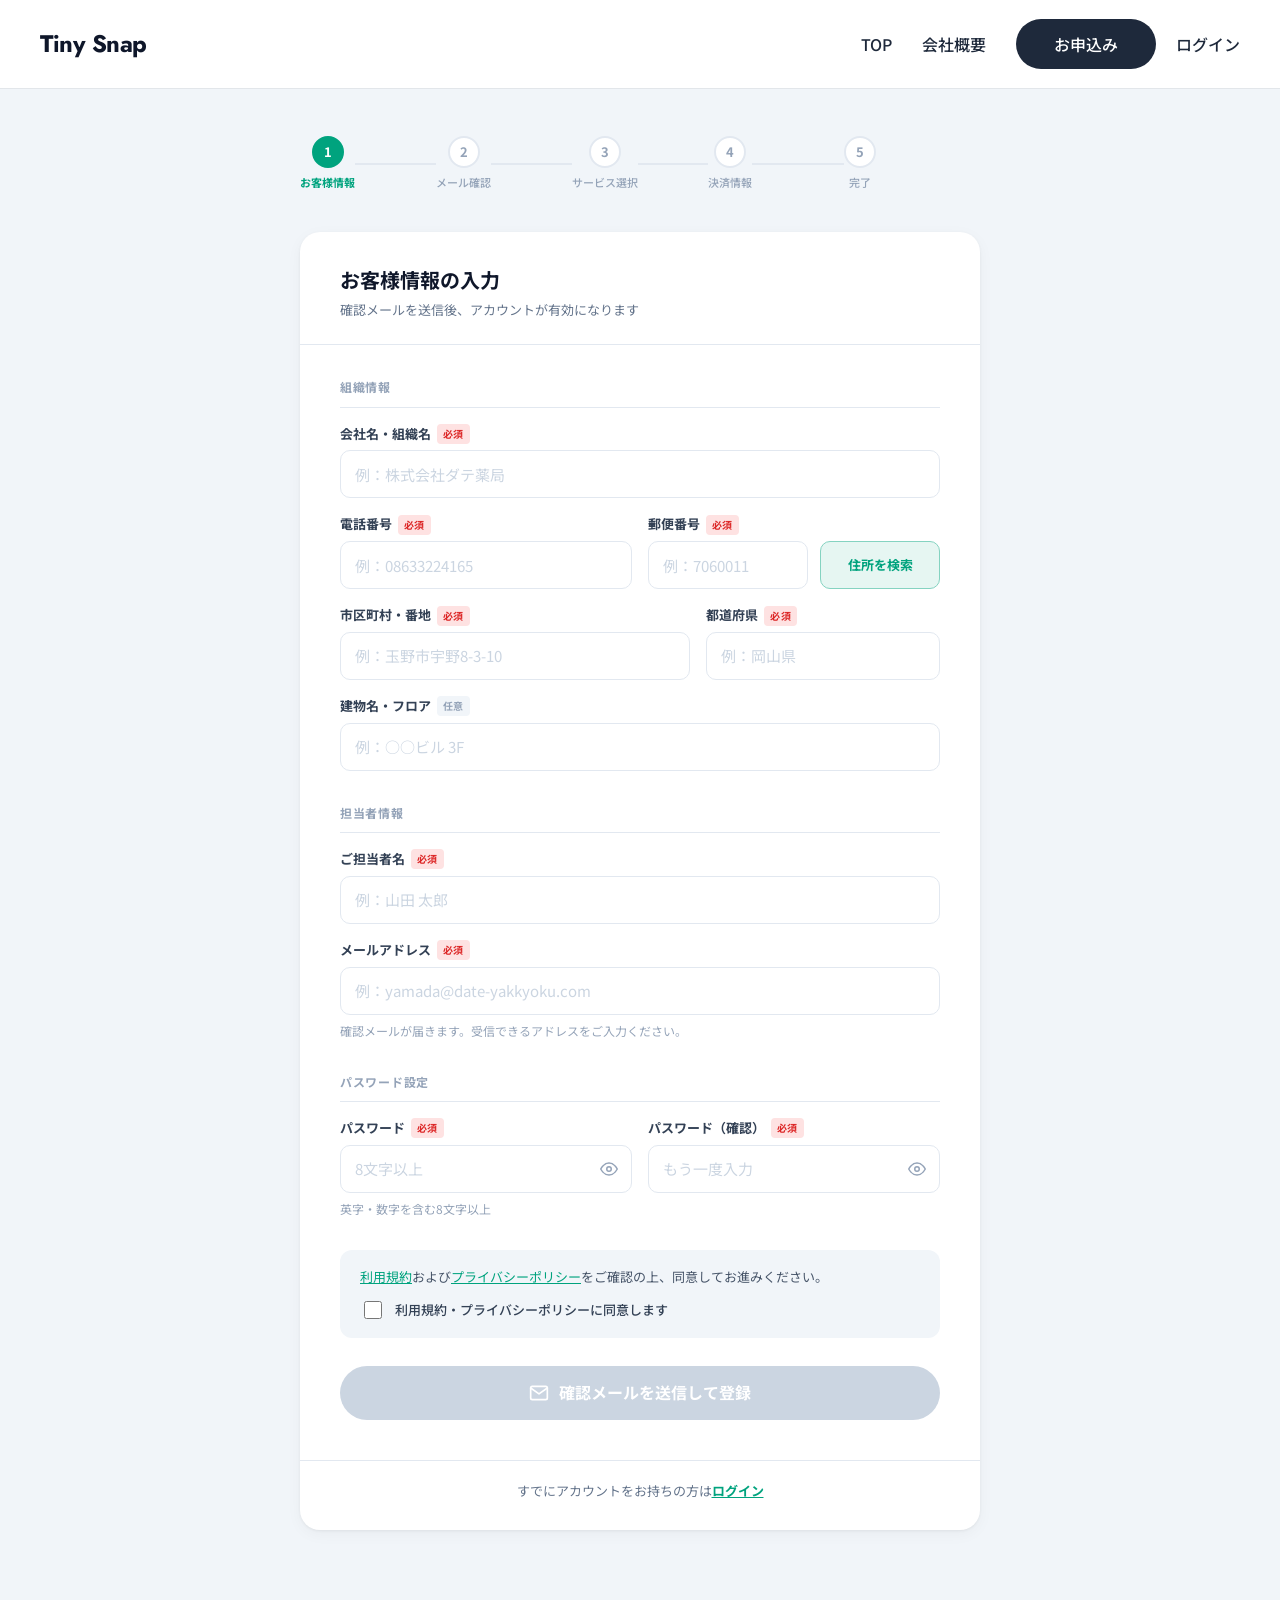
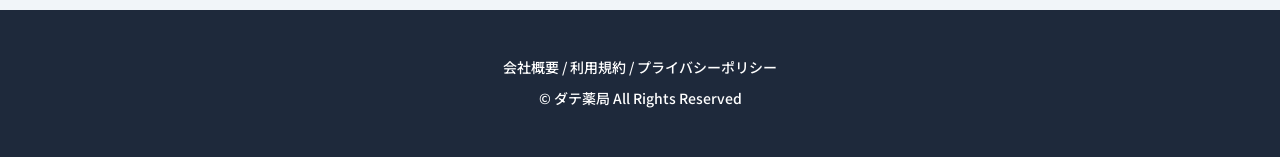
<file: register.html>
<!DOCTYPE html>
<html lang="ja">
<head>
  <meta charset="UTF-8">
  <meta name="viewport" content="width=device-width, initial-scale=1.0">
  <title>お申込み — お客様情報 | Tiny Snap</title>
  <meta name="robots" content="noindex">
  <link rel="preconnect" href="https://fonts.googleapis.com">
  <link rel="preconnect" href="https://fonts.gstatic.com" crossorigin>
  <link href="https://fonts.googleapis.com/css2?family=Jost:wght@500;700&family=Noto+Sans+JP:wght@400;500;700&family=Oswald:wght@700&display=swap" rel="stylesheet">
  <link rel="stylesheet" href="css/style.css">
  <style>
    /* =========================================================
       Register page
       ========================================================= */

    .register-page {
      min-height: calc(100vh - var(--header-height));
      background: var(--color-gray-100, #F1F5F9);
      padding: 48px 24px 80px;
    }

    /* ── Step indicator ── */
    .step-nav {
      max-width: 680px;
      margin: 0 auto 40px;
    }

    .step-nav__list {
      display: flex;
      align-items: center;
      gap: 0;
      list-style: none;
      margin: 0;
      padding: 0;
    }

    .step-nav__item {
      flex: 1;
      display: flex;
      align-items: center;
    }

    .step-nav__item::after {
      content: '';
      flex: 1;
      height: 2px;
      background: var(--color-border-light, #E2E8F0);
    }

    .step-nav__item:last-child::after {
      display: none;
    }

    .step-nav__btn {
      display: flex;
      flex-direction: column;
      align-items: center;
      gap: 6px;
      flex-shrink: 0;
    }

    .step-nav__circle {
      width: 32px;
      height: 32px;
      border-radius: 50%;
      border: 2px solid var(--color-border-light, #E2E8F0);
      background: var(--color-white);
      display: flex;
      align-items: center;
      justify-content: center;
      font-size: 13px;
      font-weight: 700;
      color: var(--color-gray-400, #94A3B8);
      transition: all 0.2s;
    }

    .step-nav__label {
      font-size: 11px;
      font-weight: 500;
      color: var(--color-gray-400, #94A3B8);
      white-space: nowrap;
      transition: color 0.2s;
    }

    /* Active step */
    .step-nav__item--active .step-nav__circle {
      background: var(--color-brand-500);
      border-color: var(--color-brand-500);
      color: var(--color-white);
    }

    .step-nav__item--active .step-nav__label {
      color: var(--color-brand-500);
      font-weight: 700;
    }

    /* Done step */
    .step-nav__item--done .step-nav__circle {
      background: var(--color-brand-100, #C2E9E0);
      border-color: var(--color-brand-200, #85D3C1);
      color: var(--color-brand-500);
    }

    .step-nav__item--done .step-nav__label {
      color: var(--color-brand-500);
    }

    .step-nav__item--done::after {
      background: var(--color-brand-200, #85D3C1);
    }

    /* ── Form card ── */
    .register-card {
      max-width: 680px;
      margin: 0 auto;
      background: var(--color-white);
      border-radius: 20px;
      box-shadow: 0 1px 3px rgba(0,0,0,0.06), 0 4px 16px rgba(0,0,0,0.04);
      overflow: hidden;
    }

    .register-card__header {
      padding: 32px 40px 24px;
      border-bottom: 1px solid var(--color-border-light, #E2E8F0);
    }

    .register-card__title {
      font-size: 20px;
      font-weight: 700;
      color: var(--color-gray-900);
      margin: 0 0 4px;
    }

    .register-card__subtitle {
      font-size: 13px;
      color: var(--color-gray-500, #64748B);
      margin: 0;
    }

    .register-card__body {
      padding: 32px 40px 40px;
    }

    /* ── Field groups ── */
    .form-section {
      margin-bottom: 32px;
    }

    .form-section:last-child {
      margin-bottom: 0;
    }

    .form-section__title {
      font-size: 12px;
      font-weight: 700;
      letter-spacing: 0.06em;
      text-transform: uppercase;
      color: var(--color-gray-400, #94A3B8);
      margin: 0 0 16px;
      padding-bottom: 10px;
      border-bottom: 1px solid var(--color-border-light, #E2E8F0);
    }

    .form-row {
      display: grid;
      gap: 16px;
      margin-bottom: 16px;
    }

    .form-row:last-child {
      margin-bottom: 0;
    }

    .form-row--2col {
      grid-template-columns: 1fr 1fr;
    }

    .form-row--3-2 {
      grid-template-columns: 3fr 2fr;
    }

    /* ── Field ── */
    .field {
      display: flex;
      flex-direction: column;
      gap: 6px;
    }

    .field__label {
      display: flex;
      align-items: center;
      gap: 6px;
      font-size: 13px;
      font-weight: 700;
      color: var(--color-gray-700, #334155);
    }

    .field__badge {
      font-size: 10px;
      font-weight: 700;
      padding: 2px 6px;
      border-radius: 4px;
      letter-spacing: 0.03em;
    }

    .field__badge--required {
      background: #FEE2E2;
      color: #DC2626;
    }

    .field__badge--optional {
      background: var(--color-gray-100, #F1F5F9);
      color: var(--color-gray-400, #94A3B8);
    }

    .field__input {
      height: 48px;
      padding: 0 14px;
      border: 1.5px solid var(--color-border-light, #E2E8F0);
      border-radius: 10px;
      font-size: 15px;
      color: var(--color-gray-900);
      background: var(--color-white);
      outline: none;
      transition: border-color 0.15s, box-shadow 0.15s;
      width: 100%;
      box-sizing: border-box;
    }

    .field__input::placeholder {
      color: var(--color-gray-300, #CBD5E1);
    }

    .field__input:focus {
      border-color: var(--color-brand-500);
      box-shadow: 0 0 0 3px rgba(0, 163, 126, 0.12);
    }

    .field__input:invalid:not(:placeholder-shown) {
      border-color: #F04438;
    }

    .field__hint {
      font-size: 12px;
      color: var(--color-gray-400, #94A3B8);
      margin: 0;
    }

    /* Password wrapper */
    .field__input-wrap {
      position: relative;
    }

    .field__input-wrap .field__input {
      padding-right: 46px;
    }

    .field__eye {
      position: absolute;
      right: 14px;
      top: 50%;
      transform: translateY(-50%);
      background: none;
      border: none;
      padding: 0;
      cursor: pointer;
      color: var(--color-gray-400, #94A3B8);
      display: flex;
      align-items: center;
      justify-content: center;
      transition: color 0.15s;
    }

    .field__eye:hover {
      color: var(--color-gray-700, #334155);
    }

    /* ── Postal code helper ── */
    .postal-row {
      display: grid;
      grid-template-columns: 160px 1fr;
      gap: 12px;
      align-items: end;
    }

    .postal-search-btn {
      height: 48px;
      padding: 0 16px;
      background: var(--color-brand-50, #E6F6F2);
      border: 1.5px solid var(--color-brand-200, #85D3C1);
      border-radius: 10px;
      color: var(--color-brand-500);
      font-size: 13px;
      font-weight: 700;
      cursor: pointer;
      white-space: nowrap;
      transition: background 0.15s;
    }

    .postal-search-btn:hover {
      background: var(--color-brand-100, #C2E9E0);
    }

    /* ── Consent ── */
    .consent-area {
      background: var(--color-gray-100, #F1F5F9);
      border-radius: 12px;
      padding: 16px 20px;
      margin-bottom: 28px;
    }

    .consent-area__text {
      font-size: 13px;
      line-height: 1.7;
      color: var(--color-gray-600, #475569);
      margin: 0;
    }

    .consent-area__text a {
      color: var(--color-brand-500);
      text-decoration: underline;
    }

    .consent-check {
      display: flex;
      align-items: flex-start;
      gap: 10px;
      margin-top: 12px;
    }

    .consent-check__input {
      width: 18px;
      height: 18px;
      margin-top: 1px;
      accent-color: var(--color-brand-500);
      flex-shrink: 0;
      cursor: pointer;
    }

    .consent-check__label {
      font-size: 13px;
      font-weight: 500;
      color: var(--color-gray-700, #334155);
      cursor: pointer;
      line-height: 1.6;
    }

    /* ── Submit button ── */
    .register-submit {
      display: flex;
      align-items: center;
      justify-content: center;
      gap: 10px;
      width: 100%;
      height: 54px;
      background: var(--color-brand-500);
      color: var(--color-white);
      font-size: 16px;
      font-weight: 700;
      border: none;
      border-radius: 50px;
      cursor: pointer;
      transition: background 0.2s, transform 0.15s;
    }

    .register-submit:hover {
      background: var(--color-brand-600, #008C6D);
      transform: translateY(-1px);
    }

    .register-submit:active {
      transform: translateY(0);
    }

    .register-submit:disabled {
      background: var(--color-gray-300, #CBD5E1);
      cursor: not-allowed;
      transform: none;
    }

    .register-submit svg {
      flex-shrink: 0;
    }

    /* ── Login link ── */
    .register-card__footer {
      padding: 20px 40px 28px;
      border-top: 1px solid var(--color-border-light, #E2E8F0);
      text-align: center;
    }

    .register-card__footer p {
      font-size: 13px;
      color: var(--color-gray-500, #64748B);
      margin: 0;
    }

    .register-card__footer a {
      color: var(--color-brand-500);
      font-weight: 700;
      text-decoration: underline;
    }


    /* =========================================================
       SP overrides
       ========================================================= */
    @media (max-width: 768px) {

      .register-page {
        padding: 28px 16px 60px;
      }

      /* Step labels — hide on very small screens */
      .step-nav {
        margin-bottom: 28px;
      }

      .step-nav__label {
        font-size: 10px;
      }

      .step-nav__circle {
        width: 28px;
        height: 28px;
        font-size: 12px;
      }

      .register-card__header {
        padding: 24px 20px 20px;
      }

      .register-card__title {
        font-size: 18px;
      }

      .register-card__body {
        padding: 24px 20px 28px;
      }

      .form-row--2col,
      .form-row--3-2 {
        grid-template-columns: 1fr;
      }

      .postal-row {
        grid-template-columns: 1fr;
      }

      .postal-search-btn {
        width: fit-content;
      }

      .register-card__footer {
        padding: 16px 20px 24px;
      }
    }

    @media (max-width: 400px) {
      .step-nav__label {
        display: none;
      }
    }
  </style>
  <!-- Google Tag Manager -->
  <script>(function(w,d,s,l,i){w[l]=w[l]||[];w[l].push({'gtm.start':
  new Date().getTime(),event:'gtm.js'});var f=d.getElementsByTagName(s)[0],
  j=d.createElement(s),dl=l!='dataLayer'?'&l='+l:'';j.async=true;j.src=
  'https://www.googletagmanager.com/gtm.js?id='+i+dl;f.parentNode.insertBefore(j,f);
  })(window,document,'script','dataLayer','GTM-M3BZCZDP');</script>
  <!-- End Google Tag Manager -->
</head>
<body>
  <!-- Google Tag Manager (noscript) -->
  <noscript><iframe src="https://www.googletagmanager.com/ns.html?id=GTM-M3BZCZDP"
  height="0" width="0" style="display:none;visibility:hidden"></iframe></noscript>
  <!-- End Google Tag Manager (noscript) -->

  <!-- Header -->
  <header class="site-header">
    <div class="site-header__inner">
      <a href="index.html" class="site-header__logo" aria-label="Tiny Snap ホーム">Tiny Snap</a>

      <nav class="site-header__nav" aria-label="グローバルナビゲーション">
        <ul class="site-header__nav-list">
          <li class="site-header__nav-item">
            <a href="index.html">TOP</a>
          </li>
          <li class="site-header__nav-item">
            <a href="company.html">会社概要</a>
          </li>
        </ul>

        <div class="site-header__actions">
          <a href="register.html" class="site-header__cta">お申込み</a>
          <a href="#login" class="site-header__login">ログイン</a>
        </div>
      </nav>
    </div>
  </header>

  <main class="register-page">

    <!-- Step indicator -->
    <nav class="step-nav" aria-label="申込みステップ">
      <ol class="step-nav__list">
        <li class="step-nav__item step-nav__item--active">
          <div class="step-nav__btn">
            <span class="step-nav__circle" aria-current="step">1</span>
            <span class="step-nav__label">お客様情報</span>
          </div>
        </li>
        <li class="step-nav__item">
          <div class="step-nav__btn">
            <span class="step-nav__circle">2</span>
            <span class="step-nav__label">メール確認</span>
          </div>
        </li>
        <li class="step-nav__item">
          <div class="step-nav__btn">
            <span class="step-nav__circle">3</span>
            <span class="step-nav__label">サービス選択</span>
          </div>
        </li>
        <li class="step-nav__item">
          <div class="step-nav__btn">
            <span class="step-nav__circle">4</span>
            <span class="step-nav__label">決済情報</span>
          </div>
        </li>
        <li class="step-nav__item">
          <div class="step-nav__btn">
            <span class="step-nav__circle">5</span>
            <span class="step-nav__label">完了</span>
          </div>
        </li>
      </ol>
    </nav>

    <!-- Form card -->
    <div class="register-card">
      <div class="register-card__header">
        <h1 class="register-card__title">お客様情報の入力</h1>
        <p class="register-card__subtitle">確認メールを送信後、アカウントが有効になります</p>
      </div>

      <form class="register-card__body" id="register-form" novalidate>

        <!-- 組織情報 -->
        <section class="form-section">
          <h2 class="form-section__title">組織情報</h2>

          <div class="form-row">
            <div class="field">
              <label class="field__label" for="org-name">
                会社名・組織名
                <span class="field__badge field__badge--required">必須</span>
              </label>
              <input
                class="field__input"
                type="text"
                id="org-name"
                name="org_name"
                placeholder="例：株式会社ダテ薬局"
                autocomplete="organization"
                required
              >
            </div>
          </div>

          <div class="form-row form-row--2col">
            <div class="field">
              <label class="field__label" for="phone">
                電話番号
                <span class="field__badge field__badge--required">必須</span>
              </label>
              <input
                class="field__input"
                type="tel"
                id="phone"
                name="phone"
                placeholder="例：08633224165"
                autocomplete="tel"
                inputmode="numeric"
                required
              >
            </div>
            <div class="field">
              <label class="field__label" for="postal">
                郵便番号
                <span class="field__badge field__badge--required">必須</span>
              </label>
              <div class="postal-row">
                <input
                  class="field__input"
                  type="text"
                  id="postal"
                  name="postal"
                  placeholder="例：7060011"
                  autocomplete="postal-code"
                  inputmode="numeric"
                  maxlength="8"
                  required
                >
                <button type="button" class="postal-search-btn" id="postal-btn">住所を検索</button>
              </div>
            </div>
          </div>

          <div class="form-row form-row--3-2">
            <div class="field">
              <label class="field__label" for="address1">
                市区町村・番地
                <span class="field__badge field__badge--required">必須</span>
              </label>
              <input
                class="field__input"
                type="text"
                id="address1"
                name="address1"
                placeholder="例：玉野市宇野8-3-10"
                autocomplete="address-line1"
                required
              >
            </div>
            <div class="field">
              <label class="field__label" for="prefecture">
                都道府県
                <span class="field__badge field__badge--required">必須</span>
              </label>
              <input
                class="field__input"
                type="text"
                id="prefecture"
                name="prefecture"
                placeholder="例：岡山県"
                autocomplete="address-level1"
                required
              >
            </div>
          </div>

          <div class="form-row">
            <div class="field">
              <label class="field__label" for="address2">
                建物名・フロア
                <span class="field__badge field__badge--optional">任意</span>
              </label>
              <input
                class="field__input"
                type="text"
                id="address2"
                name="address2"
                placeholder="例：○○ビル 3F"
                autocomplete="address-line2"
              >
            </div>
          </div>
        </section>

        <!-- 担当者情報 -->
        <section class="form-section">
          <h2 class="form-section__title">担当者情報</h2>

          <div class="form-row">
            <div class="field">
              <label class="field__label" for="contact-name">
                ご担当者名
                <span class="field__badge field__badge--required">必須</span>
              </label>
              <input
                class="field__input"
                type="text"
                id="contact-name"
                name="contact_name"
                placeholder="例：山田 太郎"
                autocomplete="name"
                required
              >
            </div>
          </div>

          <div class="form-row">
            <div class="field">
              <label class="field__label" for="email">
                メールアドレス
                <span class="field__badge field__badge--required">必須</span>
              </label>
              <input
                class="field__input"
                type="email"
                id="email"
                name="email"
                placeholder="例：yamada@date-yakkyoku.com"
                autocomplete="email"
                inputmode="email"
                required
              >
              <p class="field__hint">確認メールが届きます。受信できるアドレスをご入力ください。</p>
            </div>
          </div>
        </section>

        <!-- パスワード -->
        <section class="form-section">
          <h2 class="form-section__title">パスワード設定</h2>

          <div class="form-row form-row--2col">
            <div class="field">
              <label class="field__label" for="password">
                パスワード
                <span class="field__badge field__badge--required">必須</span>
              </label>
              <div class="field__input-wrap">
                <input
                  class="field__input"
                  type="password"
                  id="password"
                  name="password"
                  placeholder="8文字以上"
                  autocomplete="new-password"
                  minlength="8"
                  required
                >
                <button type="button" class="field__eye" aria-label="パスワードを表示" data-target="password">
                  <svg width="18" height="18" viewBox="0 0 24 24" fill="none" stroke="currentColor" stroke-width="2" stroke-linecap="round" stroke-linejoin="round">
                    <path d="M1 12s4-8 11-8 11 8 11 8-4 8-11 8-11-8-11-8z"/>
                    <circle cx="12" cy="12" r="3"/>
                  </svg>
                </button>
              </div>
              <p class="field__hint">英字・数字を含む8文字以上</p>
            </div>

            <div class="field">
              <label class="field__label" for="password-confirm">
                パスワード（確認）
                <span class="field__badge field__badge--required">必須</span>
              </label>
              <div class="field__input-wrap">
                <input
                  class="field__input"
                  type="password"
                  id="password-confirm"
                  name="password_confirm"
                  placeholder="もう一度入力"
                  autocomplete="new-password"
                  minlength="8"
                  required
                >
                <button type="button" class="field__eye" aria-label="パスワードを表示" data-target="password-confirm">
                  <svg width="18" height="18" viewBox="0 0 24 24" fill="none" stroke="currentColor" stroke-width="2" stroke-linecap="round" stroke-linejoin="round">
                    <path d="M1 12s4-8 11-8 11 8 11 8-4 8-11 8-11-8-11-8z"/>
                    <circle cx="12" cy="12" r="3"/>
                  </svg>
                </button>
              </div>
            </div>
          </div>
        </section>

        <!-- 同意 -->
        <div class="consent-area">
          <p class="consent-area__text">
            <a href="terms.html" target="_blank">利用規約</a>および<a href="privacy.html" target="_blank">プライバシーポリシー</a>をご確認の上、同意してお進みください。
          </p>
          <label class="consent-check">
            <input class="consent-check__input" type="checkbox" id="consent" name="consent" required>
            <span class="consent-check__label">利用規約・プライバシーポリシーに同意します</span>
          </label>
        </div>

        <button class="register-submit" type="submit" id="submit-btn" disabled>
          <svg width="20" height="20" viewBox="0 0 24 24" fill="none" xmlns="http://www.w3.org/2000/svg" aria-hidden="true">
            <path d="M4 4h16c1.1 0 2 .9 2 2v12c0 1.1-.9 2-2 2H4c-1.1 0-2-.9-2-2V6c0-1.1.9-2 2-2z" stroke="white" stroke-width="2" stroke-linecap="round" stroke-linejoin="round"/>
            <polyline points="22,6 12,13 2,6" stroke="white" stroke-width="2" stroke-linecap="round" stroke-linejoin="round"/>
          </svg>
          確認メールを送信して登録
        </button>

      </form>

      <div class="register-card__footer">
        <p>すでにアカウントをお持ちの方は<a href="#login">ログイン</a></p>
      </div>
    </div>

  </main>

  <!-- Footer -->
  <footer class="site-footer">
    <p class="site-footer__links">
      <a href="company.html">会社概要</a> / <a href="terms.html">利用規約</a> / <a href="privacy.html">プライバシーポリシー</a>
    </p>
    <p class="site-footer__copyright">© ダテ薬局 All Rights Reserved</p>
  </footer>

  <script>
    /* ── パスワード表示/非表示トグル ── */
    document.querySelectorAll('.field__eye').forEach(function (btn) {
      btn.addEventListener('click', function () {
        var targetId = btn.getAttribute('data-target');
        var input = document.getElementById(targetId);
        var isShowing = input.type === 'text';
        input.type = isShowing ? 'password' : 'text';
        btn.setAttribute('aria-label', isShowing ? 'パスワードを表示' : 'パスワードを隠す');
        // アイコン切り替え
        btn.querySelector('svg').innerHTML = isShowing
          ? '<path d="M1 12s4-8 11-8 11 8 11 8-4 8-11 8-11-8-11-8z"/><circle cx="12" cy="12" r="3"/>'
          : '<path d="M17.94 17.94A10.07 10.07 0 0 1 12 20c-7 0-11-8-11-8a18.45 18.45 0 0 1 5.06-5.94M9.9 4.24A9.12 9.12 0 0 1 12 4c7 0 11 8 11 8a18.5 18.5 0 0 1-2.16 3.19m-6.72-1.07a3 3 0 1 1-4.24-4.24"/><line x1="1" y1="1" x2="23" y2="23"/>';
      });
    });

    /* ── 同意チェックで送信ボタンを有効化 ── */
    var consentCheck = document.getElementById('consent');
    var submitBtn    = document.getElementById('submit-btn');

    consentCheck.addEventListener('change', function () {
      submitBtn.disabled = !consentCheck.checked;
    });

    /* ── 郵便番号から住所を自動入力（zipcloud API）── */
    document.getElementById('postal-btn').addEventListener('click', function () {
      var raw    = document.getElementById('postal').value.replace(/[^\d]/g, '');
      if (raw.length < 7) { alert('郵便番号を7桁で入力してください（ハイフン不要）'); return; }
      var zip = raw.slice(0, 7);
      fetch('https://zipcloud.ibsnet.co.jp/api/search?zipcode=' + zip)
        .then(function (r) { return r.json(); })
        .then(function (data) {
          if (!data.results) { alert('該当する住所が見つかりませんでした'); return; }
          var r = data.results[0];
          document.getElementById('prefecture').value = r.address1;
          document.getElementById('address1').value   = r.address2 + r.address3;
        })
        .catch(function () { alert('住所の取得に失敗しました。手動でご入力ください。'); });
    });

    /* ポスタルコードのEnterキーで検索 */
    document.getElementById('postal').addEventListener('keydown', function (e) {
      if (e.key === 'Enter') { e.preventDefault(); document.getElementById('postal-btn').click(); }
    });

    /* ── フォームバリデーション ── */
    document.getElementById('register-form').addEventListener('submit', function (e) {
      var pw  = document.getElementById('password').value;
      var pwc = document.getElementById('password-confirm').value;
      if (pw !== pwc) {
        e.preventDefault();
        document.getElementById('password-confirm').setCustomValidity('パスワードが一致しません');
        document.getElementById('password-confirm').reportValidity();
        return;
      }
      document.getElementById('password-confirm').setCustomValidity('');
    });

    document.getElementById('password-confirm').addEventListener('input', function () {
      this.setCustomValidity('');
    });
  </script>

</body>
</html>
</file>
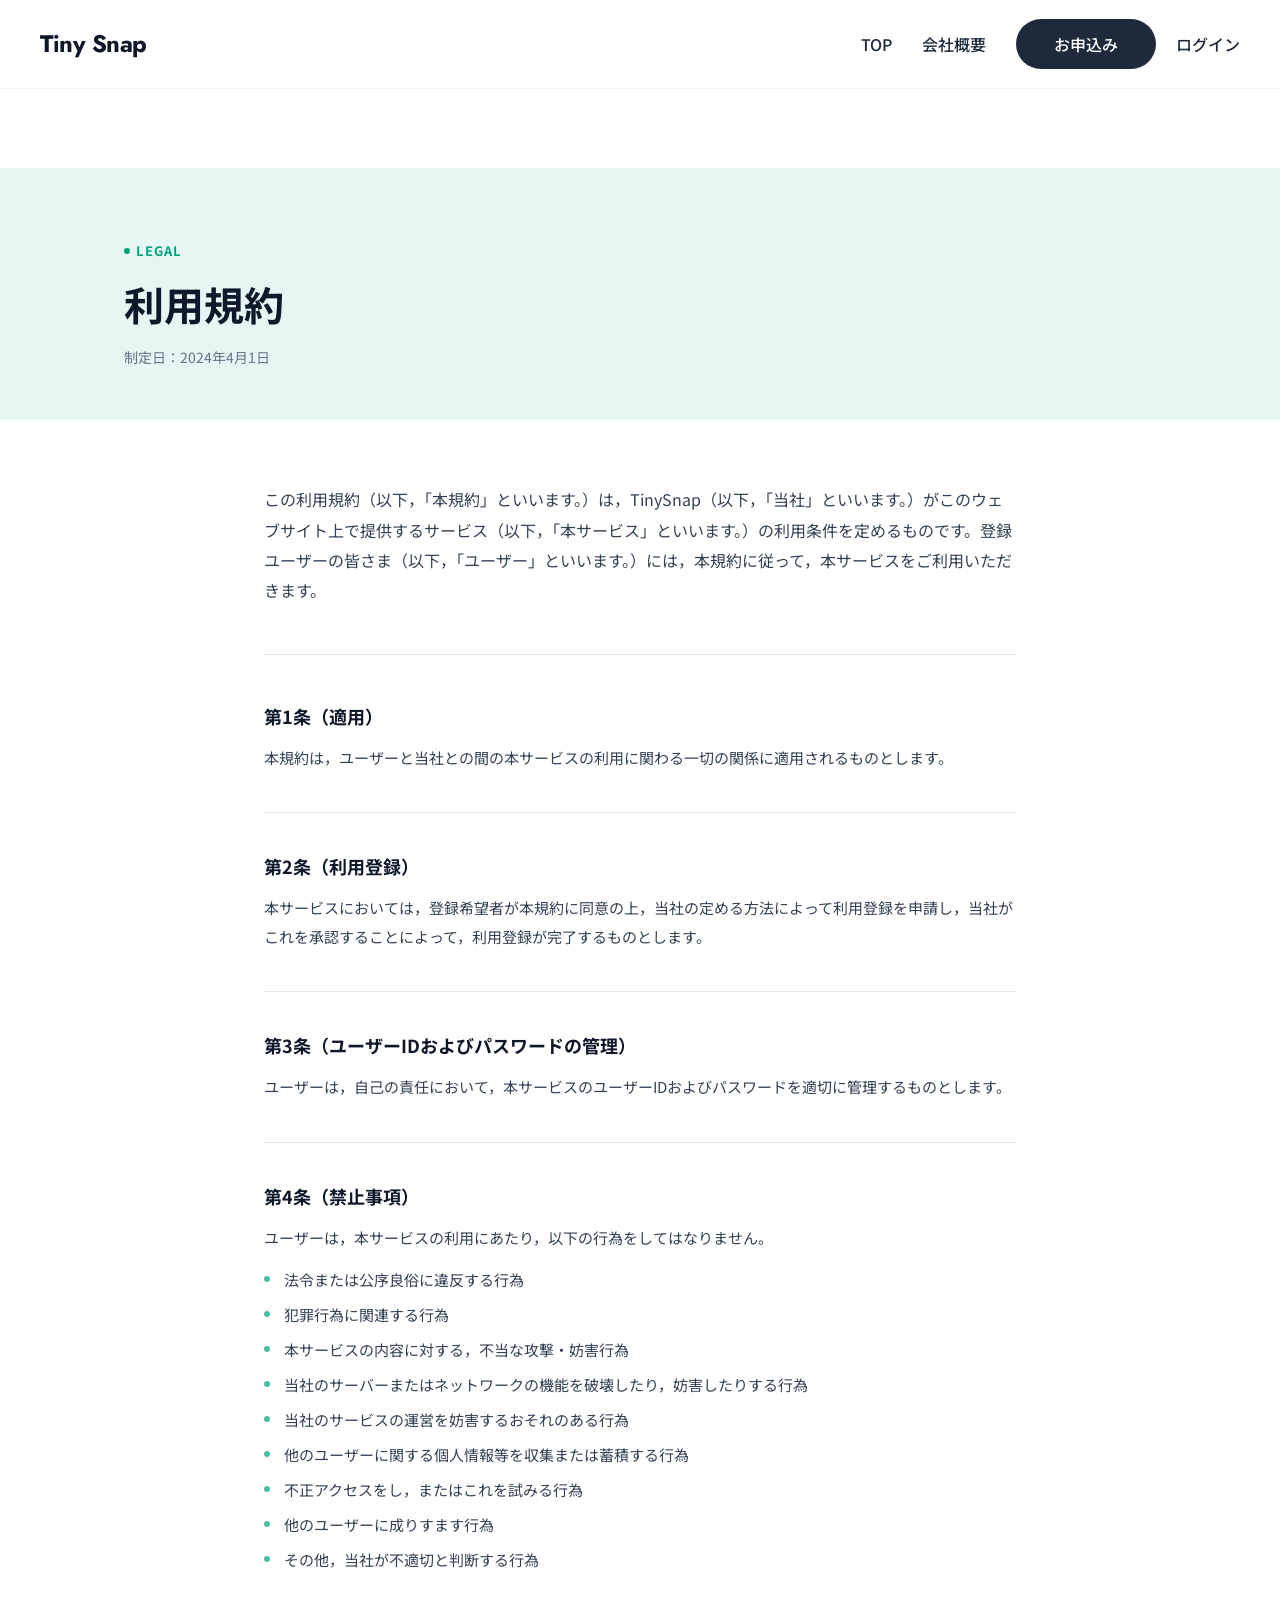
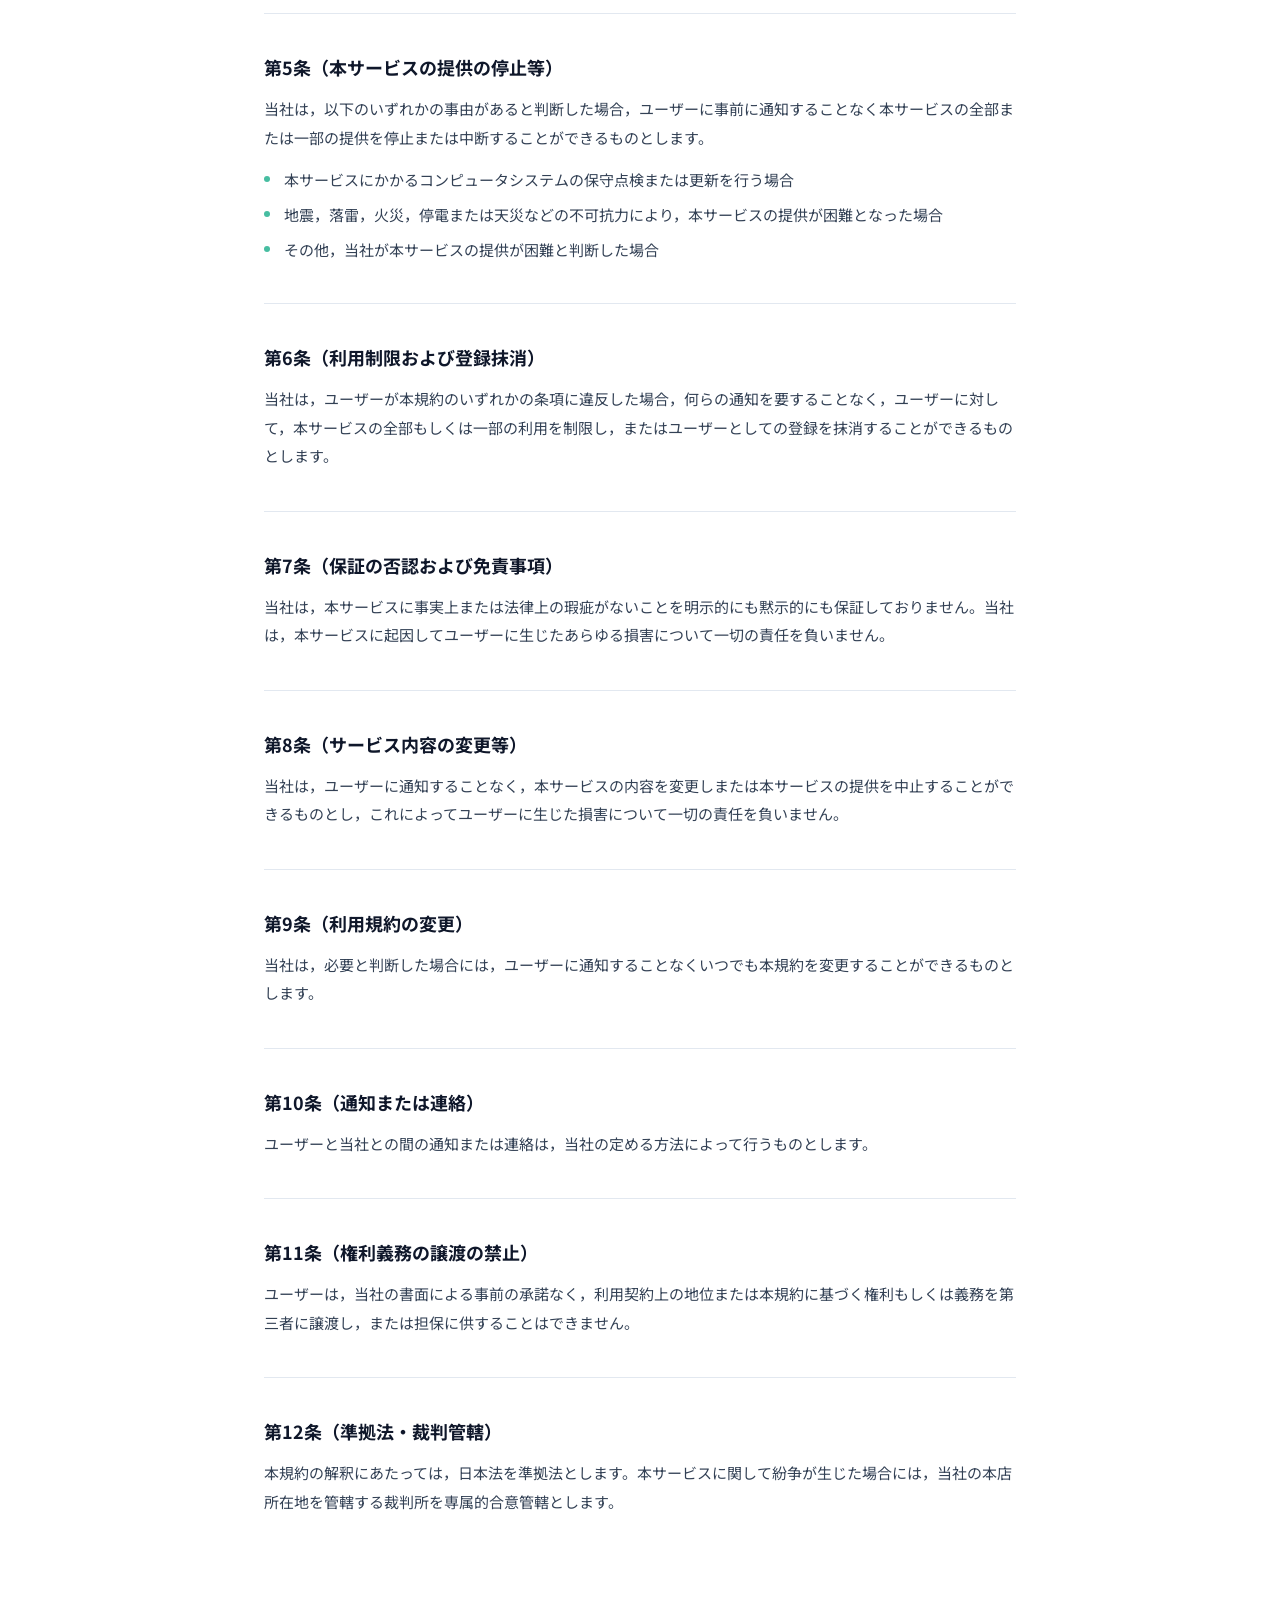
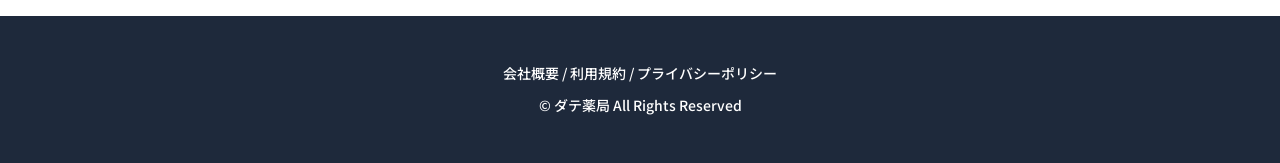
<file: terms.html>
<!DOCTYPE html>
<html lang="ja">
<head>
  <meta charset="UTF-8">
  <meta name="viewport" content="width=device-width, initial-scale=1.0">
  <title>利用規約 | Tiny Snap</title>
  <meta name="description" content="Tiny Snap（TinySnap）の利用規約です。サービスのご利用前にご確認ください。">
  <link rel="preconnect" href="https://fonts.googleapis.com">
  <link rel="preconnect" href="https://fonts.gstatic.com" crossorigin>
  <link href="https://fonts.googleapis.com/css2?family=Jost:wght@500;700&family=Noto+Sans+JP:wght@400;500;700&family=Oswald:wght@700&display=swap" rel="stylesheet">
  <link rel="stylesheet" href="css/style.css">
  <style>
    /* =========================================================
       Terms page — page-specific styles
       ========================================================= */

    .terms-page {
      padding-top: 80px;
      padding-bottom: 100px;
    }

    /* ── Hero / page header ── */
    .terms-hero {
      background: var(--color-brand-50, #E6F6F2);
      padding: 60px 124px 52px;
    }

    .terms-hero__label {
      display: inline-flex;
      align-items: center;
      gap: 6px;
      font-size: 13px;
      font-weight: 700;
      letter-spacing: 0.08em;
      text-transform: uppercase;
      color: var(--color-brand-500);
      margin-bottom: 16px;
    }

    .terms-hero__label::before {
      content: '';
      display: inline-block;
      width: 6px;
      height: 6px;
      border-radius: 50%;
      background: var(--color-brand-500);
    }

    .terms-hero__heading {
      font-size: 40px;
      font-weight: 700;
      line-height: 1.3;
      color: var(--color-gray-900);
      margin: 0 0 16px;
    }

    .terms-hero__date {
      font-size: 14px;
      color: var(--color-gray-500, #64748B);
      margin: 0;
    }

    /* ── Content area ── */
    .terms-content {
      max-width: 800px;
      margin: 0 auto;
      padding: 64px 24px 0;
    }

    .terms-content__intro {
      font-size: 16px;
      line-height: 1.9;
      color: var(--color-gray-700, #334155);
      margin: 0 0 48px;
      padding-bottom: 48px;
      border-bottom: 1px solid var(--color-border-light, #E2E8F0);
    }

    /* ── Article (each 条) ── */
    .terms-article {
      margin-bottom: 40px;
      padding-bottom: 40px;
      border-bottom: 1px solid var(--color-border-light, #E2E8F0);
    }

    .terms-article:last-child {
      border-bottom: none;
      margin-bottom: 0;
      padding-bottom: 0;
    }

    .terms-article__heading {
      font-size: 18px;
      font-weight: 700;
      color: var(--color-gray-900);
      margin: 0 0 14px;
      line-height: 1.5;
    }

    .terms-article__body {
      font-size: 15px;
      line-height: 1.9;
      color: var(--color-gray-700, #334155);
      margin: 0;
    }

    .terms-article__body + .terms-article__list {
      margin-top: 14px;
    }

    .terms-article__list {
      margin: 0;
      padding: 0;
      list-style: none;
      display: flex;
      flex-direction: column;
      gap: 8px;
    }

    .terms-article__list li {
      font-size: 15px;
      line-height: 1.8;
      color: var(--color-gray-700, #334155);
      padding-left: 20px;
      position: relative;
    }

    .terms-article__list li::before {
      content: '';
      position: absolute;
      left: 0;
      top: 10px;
      width: 6px;
      height: 6px;
      border-radius: 50%;
      background: var(--color-brand-300, #47BDA1);
    }


    /* =========================================================
       SP overrides (max-width: 768px)
       ========================================================= */
    @media (max-width: 768px) {

      .terms-page {
        padding-top: 40px;
        padding-bottom: 60px;
      }

      .terms-hero {
        padding: 40px 20px 36px;
      }

      .terms-hero__heading {
        font-size: 28px;
      }

      .terms-content {
        padding: 40px 20px 0;
      }

      .terms-article__heading {
        font-size: 16px;
      }

      .terms-article__body,
      .terms-article__list li {
        font-size: 14px;
      }
    }
  </style>
  <!-- Google Tag Manager -->
  <script>(function(w,d,s,l,i){w[l]=w[l]||[];w[l].push({'gtm.start':
  new Date().getTime(),event:'gtm.js'});var f=d.getElementsByTagName(s)[0],
  j=d.createElement(s),dl=l!='dataLayer'?'&l='+l:'';j.async=true;j.src=
  'https://www.googletagmanager.com/gtm.js?id='+i+dl;f.parentNode.insertBefore(j,f);
  })(window,document,'script','dataLayer','GTM-M3BZCZDP');</script>
  <!-- End Google Tag Manager -->
</head>
<body>
  <!-- Google Tag Manager (noscript) -->
  <noscript><iframe src="https://www.googletagmanager.com/ns.html?id=GTM-M3BZCZDP"
  height="0" width="0" style="display:none;visibility:hidden"></iframe></noscript>
  <!-- End Google Tag Manager (noscript) -->

  <!-- Header -->
  <header class="site-header">
    <div class="site-header__inner">
      <a href="index.html" class="site-header__logo" aria-label="Tiny Snap ホーム">Tiny Snap</a>

      <nav class="site-header__nav" aria-label="グローバルナビゲーション">
        <ul class="site-header__nav-list">
          <li class="site-header__nav-item">
            <a href="index.html">TOP</a>
          </li>
          <li class="site-header__nav-item">
            <a href="company.html">会社概要</a>
          </li>
        </ul>

        <div class="site-header__actions">
          <a href="register.html" class="site-header__cta">お申込み</a>
          <a href="#login" class="site-header__login">ログイン</a>
        </div>
      </nav>
    </div>
  </header>

  <main class="terms-page">

    <!-- Page header -->
    <div class="terms-hero">
      <p class="terms-hero__label">Legal</p>
      <h1 class="terms-hero__heading">利用規約</h1>
      <p class="terms-hero__date">制定日：2024年4月1日</p>
    </div>

    <!-- Content -->
    <div class="terms-content">

      <p class="terms-content__intro">
        この利用規約（以下，「本規約」といいます。）は，TinySnap（以下，「当社」といいます。）がこのウェブサイト上で提供するサービス（以下，「本サービス」といいます。）の利用条件を定めるものです。登録ユーザーの皆さま（以下，「ユーザー」といいます。）には，本規約に従って，本サービスをご利用いただきます。
      </p>

      <article class="terms-article">
        <h2 class="terms-article__heading">第1条（適用）</h2>
        <p class="terms-article__body">
          本規約は，ユーザーと当社との間の本サービスの利用に関わる一切の関係に適用されるものとします。
        </p>
      </article>

      <article class="terms-article">
        <h2 class="terms-article__heading">第2条（利用登録）</h2>
        <p class="terms-article__body">
          本サービスにおいては，登録希望者が本規約に同意の上，当社の定める方法によって利用登録を申請し，当社がこれを承認することによって，利用登録が完了するものとします。
        </p>
      </article>

      <article class="terms-article">
        <h2 class="terms-article__heading">第3条（ユーザーIDおよびパスワードの管理）</h2>
        <p class="terms-article__body">
          ユーザーは，自己の責任において，本サービスのユーザーIDおよびパスワードを適切に管理するものとします。
        </p>
      </article>

      <article class="terms-article">
        <h2 class="terms-article__heading">第4条（禁止事項）</h2>
        <p class="terms-article__body">
          ユーザーは，本サービスの利用にあたり，以下の行為をしてはなりません。
        </p>
        <ul class="terms-article__list">
          <li>法令または公序良俗に違反する行為</li>
          <li>犯罪行為に関連する行為</li>
          <li>本サービスの内容に対する，不当な攻撃・妨害行為</li>
          <li>当社のサーバーまたはネットワークの機能を破壊したり，妨害したりする行為</li>
          <li>当社のサービスの運営を妨害するおそれのある行為</li>
          <li>他のユーザーに関する個人情報等を収集または蓄積する行為</li>
          <li>不正アクセスをし，またはこれを試みる行為</li>
          <li>他のユーザーに成りすます行為</li>
          <li>その他，当社が不適切と判断する行為</li>
        </ul>
      </article>

      <article class="terms-article">
        <h2 class="terms-article__heading">第5条（本サービスの提供の停止等）</h2>
        <p class="terms-article__body">
          当社は，以下のいずれかの事由があると判断した場合，ユーザーに事前に通知することなく本サービスの全部または一部の提供を停止または中断することができるものとします。
        </p>
        <ul class="terms-article__list">
          <li>本サービスにかかるコンピュータシステムの保守点検または更新を行う場合</li>
          <li>地震，落雷，火災，停電または天災などの不可抗力により，本サービスの提供が困難となった場合</li>
          <li>その他，当社が本サービスの提供が困難と判断した場合</li>
        </ul>
      </article>

      <article class="terms-article">
        <h2 class="terms-article__heading">第6条（利用制限および登録抹消）</h2>
        <p class="terms-article__body">
          当社は，ユーザーが本規約のいずれかの条項に違反した場合，何らの通知を要することなく，ユーザーに対して，本サービスの全部もしくは一部の利用を制限し，またはユーザーとしての登録を抹消することができるものとします。
        </p>
      </article>

      <article class="terms-article">
        <h2 class="terms-article__heading">第7条（保証の否認および免責事項）</h2>
        <p class="terms-article__body">
          当社は，本サービスに事実上または法律上の瑕疵がないことを明示的にも黙示的にも保証しておりません。当社は，本サービスに起因してユーザーに生じたあらゆる損害について一切の責任を負いません。
        </p>
      </article>

      <article class="terms-article">
        <h2 class="terms-article__heading">第8条（サービス内容の変更等）</h2>
        <p class="terms-article__body">
          当社は，ユーザーに通知することなく，本サービスの内容を変更しまたは本サービスの提供を中止することができるものとし，これによってユーザーに生じた損害について一切の責任を負いません。
        </p>
      </article>

      <article class="terms-article">
        <h2 class="terms-article__heading">第9条（利用規約の変更）</h2>
        <p class="terms-article__body">
          当社は，必要と判断した場合には，ユーザーに通知することなくいつでも本規約を変更することができるものとします。
        </p>
      </article>

      <article class="terms-article">
        <h2 class="terms-article__heading">第10条（通知または連絡）</h2>
        <p class="terms-article__body">
          ユーザーと当社との間の通知または連絡は，当社の定める方法によって行うものとします。
        </p>
      </article>

      <article class="terms-article">
        <h2 class="terms-article__heading">第11条（権利義務の譲渡の禁止）</h2>
        <p class="terms-article__body">
          ユーザーは，当社の書面による事前の承諾なく，利用契約上の地位または本規約に基づく権利もしくは義務を第三者に譲渡し，または担保に供することはできません。
        </p>
      </article>

      <article class="terms-article">
        <h2 class="terms-article__heading">第12条（準拠法・裁判管轄）</h2>
        <p class="terms-article__body">
          本規約の解釈にあたっては，日本法を準拠法とします。本サービスに関して紛争が生じた場合には，当社の本店所在地を管轄する裁判所を専属的合意管轄とします。
        </p>
      </article>

    </div>
  </main>

  <!-- Footer -->
  <footer class="site-footer">
    <p class="site-footer__links">
      <a href="company.html">会社概要</a> / <a href="terms.html">利用規約</a> / <a href="privacy.html">プライバシーポリシー</a>
    </p>
    <p class="site-footer__copyright">© ダテ薬局 All Rights Reserved</p>
  </footer>

</body>
</html>
</file>
<file: css/style.css>
/* =========================================================
   Tiny Snap LP — Stylesheet
   ---------------------------------------------------------
   01. Design tokens
   02. Reset / base
   03. Layout helpers
   04. Header
   05. Section label (small "• Issues" style)
   06. Hero (FV)
   07. Issues — お悩み3カード
   08. Feature — 3つの特徴
   09. Products — ご提供機能
   10. CTA — お問い合わせ / お申込み
   11. Pricing — 料金プラン
   12. Flow — 導入の流れ
   13. FAQ — よくあるご質問
   14. Contact — お問い合わせフォーム
   15. Footer
   ========================================================= */


/* 01. Design tokens
   --------------------------------------------------------- */
:root {
  /* Colors (from Figma) */
  --color-gray-900: #0F172A;   /* Logo / 主要テキスト */
  --color-gray-800: #1E293B;   /* ナビテキスト / CTA背景 */
  --color-gray-700: #334155;   /* CTAセクション背景 */
  --color-brand-500: #00A37E;  /* アクセント(下線・ホバー) */
  --color-white: #FFFFFF;

  /* Typography */
  --font-jp: "Noto Sans JP", "Hiragino Kaku Gothic ProN", "Yu Gothic", sans-serif;
  --font-display: "Jost", "Futura", "Trebuchet MS", "Century Gothic", sans-serif;
  /* DIN Condensed — macOSにシステムフォントとして同梱。
     未対応OS(Windows等)向けに Oswald(Google Fonts)等をフォールバック。 */
  --font-condensed: "DIN Condensed", "DIN Alternate", "Oswald", "Arial Narrow", "Helvetica Neue", sans-serif;

  /* Brand additional */
  --color-brand-50: #E6F6F2;
  --color-brand-600: #008C6D;
  --color-bg-soft: #F8FAFC;
  --color-accent-500: #2D5BFF;     /* "人気" badge */
  --color-gray-500: #64748B;       /* muted text */
  --color-border-light: #E2E8F0;   /* card divider */
  --color-brand-100: #C2E9E0;
  --color-brand-200: #85D3C1;
  --color-brand-300: #47BDA1;
  --color-gray-600: #475569;
  --color-gray-400: #94A3B8;       /* "任意" badge */
  --color-gray-300: #CBD5E1;       /* placeholder text */
  --color-gray-100: #F1F5F9;       /* form input bg / contact section bg */
  --color-error-500: #F04438;      /* "必須" badge */

  /* Layout */
  --container-width: 1200px;
  --container-padding-x: 24px;

  /* Header */
  --header-height: 88px;
  --header-bg: var(--color-white);
}


/* 02. Reset / base
   --------------------------------------------------------- */
*,
*::before,
*::after {
  box-sizing: border-box;
}

html {
  -webkit-text-size-adjust: 100%;
  scroll-behavior: smooth;
}

body {
  margin: 0;
  font-family: var(--font-jp);
  font-size: 16px;
  line-height: 1.6;
  color: var(--color-gray-900);
  background: var(--color-white);
  -webkit-font-smoothing: antialiased;
  -moz-osx-font-smoothing: grayscale;
}

a {
  color: inherit;
  text-decoration: none;
}

ul {
  margin: 0;
  padding: 0;
  list-style: none;
}

button,
input,
select,
textarea {
  font: inherit;
  color: inherit;
}

img,
svg {
  display: block;
  max-width: 100%;
  height: auto;
}


/* 03. Layout helpers
   --------------------------------------------------------- */
.container {
  width: 100%;
  max-width: var(--container-width);
  margin-inline: auto;
  padding-inline: var(--container-padding-x);
}


/* 04. Header
   --------------------------------------------------------- */
.site-header {
  position: sticky;
  top: 0;
  z-index: 100;
  width: 100%;
  height: var(--header-height);
  background: var(--header-bg);
  display: flex;
  align-items: center;
  justify-content: center;
  padding-inline: var(--container-padding-x);
  box-shadow: 0 1px 0 rgba(0, 0, 0, 0.06);
}

.site-header__inner {
  width: 100%;
  max-width: var(--container-width);
  display: flex;
  align-items: center;
  gap: 120px;
}

/* Logo */
.site-header__logo {
  font-family: var(--font-display);
  font-weight: 700;
  font-size: 24px;
  line-height: 1.4;
  letter-spacing: -0.02em;
  color: var(--color-gray-900);
  white-space: nowrap;
  flex-shrink: 0;
}

/* Nav wrapper */
.site-header__nav {
  flex: 1;
  display: flex;
  align-items: center;
  justify-content: flex-end;
  gap: 20px;
}

/* Nav list */
.site-header__nav-list {
  display: flex;
  align-items: center;
  gap: 10px;
}

.site-header__nav-item > a {
  display: inline-flex;
  align-items: center;
  justify-content: center;
  position: relative;
  padding: 20px 10px;
  font-size: 16px;
  font-weight: 500;
  line-height: 1.4;
  color: var(--color-gray-800);
  border-radius: 50px;
  white-space: nowrap;
  transition: color 0.2s ease;
}

.site-header__nav-item > a:hover,
.site-header__nav-item > a:focus-visible {
  color: var(--color-brand-500);
}

/* Active nav item — green underline */
.site-header__nav-item.is-current > a::after {
  content: "";
  position: absolute;
  left: 50%;
  bottom: 12px;
  transform: translateX(-50%);
  width: 31px;
  height: 3px;
  background: var(--color-brand-500);
  border-radius: 2px;
}

/* Actions (CTA + login) */
.site-header__actions {
  display: flex;
  align-items: center;
  gap: 20px;
}

.site-header__cta {
  display: inline-flex;
  align-items: center;
  justify-content: center;
  width: 140px;
  height: 50px;
  padding-inline: 40px;
  background: var(--color-gray-800);
  color: var(--color-white);
  font-size: 16px;
  font-weight: 500;
  line-height: 1.4;
  border-radius: 50px;
  white-space: nowrap;
  transition: background-color 0.2s ease, transform 0.2s ease;
}

.site-header__cta:hover,
.site-header__cta:focus-visible {
  background: var(--color-gray-900);
  transform: translateY(-1px);
}

.site-header__login {
  font-size: 16px;
  font-weight: 500;
  line-height: 1.4;
  color: var(--color-gray-800);
  white-space: nowrap;
  transition: color 0.2s ease;
}

.site-header__login:hover,
.site-header__login:focus-visible {
  color: var(--color-brand-500);
}


/* 05. Section label (small "• Issues" style)
   --------------------------------------------------------- */
.section-label {
  display: inline-flex;
  align-items: center;
  gap: 10px;
  margin: 0;
  font-family: "Arial", "Helvetica", sans-serif;
  font-weight: 700;
  font-size: 16px;
  line-height: 1.4;
  color: var(--color-gray-800);
}

.section-label__dot {
  width: 8px;
  height: 8px;
  border-radius: 50%;
  background: var(--color-brand-500);
  flex-shrink: 0;
}

/* Variant — green text (used in Contact section) */
.section-label--brand {
  color: var(--color-brand-500);
}


/* 06. Hero (FV)
   --------------------------------------------------------- */
.hero {
  position: relative;
  width: 100%;
  /* hero height = wave height minus the 100px top-shift, floor at 660px */
  min-height: max(660px, calc(100vw * 672 / 1378 - 100px));
  padding-block: 80px 0;
  background: var(--color-white);
  isolation: isolate;
  overflow: hidden;
}

/* Full-bleed background container */
.hero__bg {
  position: absolute;
  top: 0;
  left: 50%;
  transform: translateX(-50%);
  width: 100vw;
  height: calc(100% + 80px);
  z-index: -1;
  pointer-events: none;
}

/* Dot pattern in the hero — invisible at the top, denser toward the
   bottom so it visually merges with the Issues section dots. */
.hero__bg::after {
  content: "";
  position: absolute;
  inset: 0;
  background-image: radial-gradient(circle, rgba(15, 23, 42, 0.22) 1px, transparent 1.5px);
  background-size: 32px 32px;
  -webkit-mask-image: linear-gradient(to bottom, transparent 0%, transparent 55%, #000 88%, #000 100%);
          mask-image: linear-gradient(to bottom, transparent 0%, transparent 55%, #000 88%, #000 100%);
  z-index: 1;
}

/* Decorative wave — fills the full viewport width so no edge is clipped */
.hero__bg::before {
  content: "";
  position: absolute;
  top: -100px;
  left: 0;
  width: 100%;
  aspect-ratio: 1378 / 672;
  background-image: url("../images/wave-mask.png");
  background-repeat: no-repeat;
  background-size: 100% 100%;
  z-index: 2;
}

.hero__inner {
  position: relative;
  z-index: 3;
  width: 100%;
  max-width: var(--container-width);
  margin-inline: auto;
  padding-inline: var(--container-padding-x);
  display: flex;
  flex-direction: column;
  align-items: flex-start;
  gap: 40px;
}

/* Macbook device mockup */
.hero__device {
  position: absolute;
  top: 50%;
  right: calc(-8vw + 200px);
  transform: translateY(calc(-50% - 50px));
  width: clamp(460px, 44vw, 700px);
  height: auto;
  z-index: 2;
  pointer-events: none;
  user-select: none;
}

.hero__copy {
  display: flex;
  flex-direction: column;
  gap: 5px;
  max-width: 620px;
}

.hero__lead {
  margin: 0;
  font-size: 20px;
  font-weight: 500;
  line-height: 1.4;
  color: var(--color-gray-800);
  text-shadow: 1px 1px 2px #fff, 0 4px 4px #fff;
}

.hero__heading {
  margin: 0;
  font-family: var(--font-jp);
  font-weight: 500;
  font-size: 66px;
  line-height: 1.4;
  letter-spacing: -0.02em;
  color: var(--color-gray-800);
  text-shadow: 1px 1px 2px #fff, 0 4px 4px #fff;
}

.hero__description {
  margin: 0;
  max-width: 620px;
  font-size: 20px;
  font-weight: 500;
  line-height: 1.6;
  color: var(--color-gray-800);
  text-shadow: 1px 1px 2px #fff, 0 4px 4px #fff;
}

.hero__cta {
  display: inline-flex;
  align-items: center;
  justify-content: center;
  gap: 20px;
  width: 350px;
  padding: 16px 24px;
  background: var(--color-brand-500);
  color: var(--color-white);
  font-size: 20px;
  font-weight: 500;
  line-height: 1.4;
  border-radius: 50px;
  box-shadow: 0 6px 18px rgba(0, 163, 126, 0.25);
  transition: transform 0.2s ease, box-shadow 0.2s ease, background-color 0.2s ease;
}

.hero__cta:hover,
.hero__cta:focus-visible {
  background: #008f6e;
  transform: translateY(-2px);
  box-shadow: 0 10px 22px rgba(0, 163, 126, 0.35);
}

.hero__cta-icon {
  width: 28px;
  height: 28px;
  flex-shrink: 0;
}


/* 07. Issues — お悩み3カード
   --------------------------------------------------------- */
.issues {
  position: relative;
  padding-block: 40px 100px;
  background-color: var(--color-white);
  /* Dot pattern covering the full section — same dots as hero bottom
     so they read as one continuous field. Wider spacing for an airy feel. */
  background-image: radial-gradient(circle, rgba(15, 23, 42, 0.22) 1px, transparent 1.5px);
  background-size: 32px 32px;
  background-position: 0 0;
  display: flex;
  justify-content: center;
  isolation: isolate;
}

.issues__inner {
  position: relative;
  z-index: 1;
  width: 100%;
  max-width: 1152px;
  padding-inline: var(--container-padding-x);
  display: flex;
  flex-direction: column;
  align-items: center;
  gap: 40px;
}

.issues__head {
  width: 100%;
  display: flex;
  flex-direction: column;
  gap: 10px;
  align-items: flex-start;
}

.issues__heading {
  margin: 0;
  font-size: 32px;
  font-weight: 700;
  line-height: 1.4;
  color: var(--color-gray-800);
}

.issues__list {
  display: grid;
  grid-template-columns: repeat(3, 1fr);
  gap: 36px;
  width: 100%;
}

/* Card */
.issue-card {
  position: relative;
  padding-top: 50px; /* room for the decorative quote */
}

.issue-card__quote {
  position: absolute;
  top: 37px;
  left: 18px;
  width: 44px;
  height: auto;
  z-index: 1;
  user-select: none;
  pointer-events: none;
}

.issue-card__body {
  position: relative;
  height: 340px;
  background: var(--color-white);
  border-radius: 10px;
  box-shadow: 2px 4px 15px rgba(179, 197, 193, 0.3);
  padding: 0 20px;
  display: flex;
  flex-direction: column;
  align-items: center;
  overflow: hidden;
}

/* Text group — takes remaining height and centers content vertically */
.issue-card__text {
  height: 158px;
  flex-shrink: 0;
  display: flex;
  flex-direction: column;
  align-items: center;
  justify-content: flex-start;
  padding-top: 44px;
  gap: 20px;
  text-align: center;
}

.issue-card__case {
  margin: 0;
  font-family: var(--font-display);
  font-weight: 700;
  font-size: 16px;
  line-height: 1.4;
  color: var(--color-brand-500);
  letter-spacing: 0.05em;
}

.issue-card__title {
  margin: 0;
  font-size: 22px;
  font-weight: 700;
  line-height: 1.4;
  color: var(--color-gray-800);
}

/* Illustration — sits flush at the card bottom (no bottom padding, overflow: hidden clips it) */
.issue-card__image {
  display: block;
  width: 110px;
  height: 182px;
  object-fit: contain;
  flex-shrink: 0;
  margin-top: auto;
}

.issue-card__image--wide {
  width: 163px;
  height: 164px;
}


/* 08. Feature — 3つの特徴
   --------------------------------------------------------- */
.feature {
  background: var(--color-white);
  padding-block: 80px;
  display: flex;
  justify-content: center;
}

.feature__inner {
  width: 100%;
  max-width: 1152px;
  padding-inline: var(--container-padding-x);
  display: flex;
  flex-direction: column;
  gap: 40px;
}

.feature__head {
  display: flex;
  flex-direction: column;
  gap: 15px;
  align-items: flex-start;
}

.feature__heading {
  margin: 0;
  font-size: 32px;
  font-weight: 700;
  line-height: 1.4;
  color: var(--color-gray-800);
}

.feature__subheading {
  margin: 0;
  font-size: 20px;
  font-weight: 500;
  line-height: 1.4;
  color: var(--color-gray-800);
}

.feature__list {
  display: flex;
  flex-direction: column;
  gap: 60px;
  list-style: none;
  padding: 0;
  margin: 0;
}

/* Card layout — 2 columns: text + image, bottom-aligned so the title
   sits on the lower portion of the giant decorative number that's
   layered behind it. Reverse class swaps the columns. */
.feature-card {
  position: relative;
  display: grid;
  grid-template-columns: minmax(0, 1fr) 420px;
  align-items: center;
  gap: 30px;
  padding-top: 40px;
  isolation: isolate;
}

.feature-card--reverse {
  grid-template-columns: 420px minmax(0, 1fr);
}

/* Decorative big number — DIN Condensed. Positioned absolutely so the
   title intersects the lower half of the digit. */
.feature-card__num {
  position: absolute;
  top: 50%;
  transform: translateY(-80%);
  left: -6px;
  font-family: var(--font-condensed);
  font-weight: 700;
  font-size: 200px;
  line-height: 1;
  letter-spacing: -0.02em;
  color: var(--color-brand-50);
  user-select: none;
  pointer-events: none;
  z-index: -1;
}

.feature-card--reverse .feature-card__num {
  left: auto;
  right: -6px;
  transform: translateY(-80%);
}

/* Text body — bottom-aligned via grid so title overlaps number's
   lower curve. No internal top padding needed. */
.feature-card__body {
  display: flex;
  flex-direction: column;
  gap: 20px;
}

.feature-card__title {
  margin: 0;
  font-size: 32px;
  font-weight: 700;
  line-height: 1.4;
  color: var(--color-brand-500);
}

.feature-card__text {
  margin: 0;
  font-size: 16px;
  font-weight: 400;
  line-height: 1.6;
  color: var(--color-gray-800);
}

.feature-card__note {
  margin: 0;
  font-size: 12px;
  font-weight: 400;
  line-height: 1.6;
  color: var(--color-gray-800);
}

/* Image area */
.feature-card__media {
  display: block;
}

.feature-card__media img {
  display: block;
  width: 100%;
  height: auto;
  border-radius: 10px;
}


/* 09. Products — ご提供機能
   --------------------------------------------------------- */
.products {
  /* The area visible above the rounded panel — matches the
     Feature section's white so the transition feels seamless. */
  background: var(--color-white);
  display: flex;
  justify-content: center;
}

.products__panel {
  /* Full-bleed panel — spans the entire viewport width, with only
     the top corners rounded. */
  width: 100%;
  background: var(--color-brand-50);
  border-top-left-radius: 80px;
  border-top-right-radius: 80px;
  padding-block: 80px;
  display: flex;
  justify-content: center;
}

.products__inner {
  width: 100%;
  max-width: 1152px;
  padding-inline: var(--container-padding-x);
  display: flex;
  flex-direction: column;
  gap: 40px;
}

.products__head {
  display: flex;
  flex-direction: column;
  gap: 15px;
  align-items: flex-start;
}

.products__heading {
  margin: 0;
  font-size: 32px;
  font-weight: 700;
  line-height: 1.4;
  color: var(--color-gray-800);
}

.products__subheading {
  margin: 0;
  font-size: 20px;
  font-weight: 500;
  line-height: 1.4;
  color: var(--color-gray-800);
}

.products__grid {
  display: flex;
  flex-direction: column;
  gap: 20px;
}

.products__rows {
  display: flex;
  flex-direction: column;
  gap: 30px;
}

.products__row {
  list-style: none;
  margin: 0;
  padding: 0;
  display: flex;
  gap: 36px;
  width: 100%;
}

.products__row--top {
  justify-content: flex-start;
}

.products__row--bottom {
  justify-content: center;
}

/* Card */
.product-card {
  flex: 1;
  background: var(--color-white);
  border-radius: 10px;
  box-shadow: 0 0 30px 0 rgba(52, 190, 159, 0.08);
  padding: 30px 20px 20px;
  display: flex;
  flex-direction: column;
  align-items: center;
  justify-content: flex-start;
  gap: 20px;
}

/* Wide card — bottom row */
.product-card--wide {
  align-items: flex-start;
}

.product-card--wide .product-card__title {
  text-align: left;
}

.product-card__icon {
  display: inline-flex;
  align-items: center;
  justify-content: center;
  height: 44px;
  flex-shrink: 0;
}

.product-card__icon img,
.product-card__icon svg {
  display: block;
  width: auto;
  height: 44px;
}

/* The first card's AI bot icon is slightly smaller per Figma (37px) */
.products__row--top .product-card:first-child .product-card__icon img,
.products__row--top .product-card:first-child .product-card__icon svg {
  height: 37px;
}

.product-card__body {
  width: 100%;
  display: flex;
  flex-direction: column;
  gap: 20px;
}

.product-card__title {
  margin: 0;
  font-size: 24px;
  font-weight: 700;
  line-height: 1.4;
  color: var(--color-gray-800);
  text-align: center;
  width: 100%;
}

.product-card__text {
  margin: 0;
  font-size: 16px;
  font-weight: 400;
  line-height: 1.4;
  color: var(--color-gray-800);
}

/* Feature checklist */
.product-feature {
  display: flex;
  flex-direction: column;
  gap: 10px;
  width: 100%;
}

.product-feature__header {
  display: flex;
  align-items: center;
  gap: 10px;
}

.product-feature__header-icon {
  flex-shrink: 0;
  display: block;
}

.product-feature__label {
  font-size: 16px;
  font-weight: 700;
  line-height: 1.4;
  color: var(--color-brand-500);
}

.product-feature__list {
  list-style: none;
  margin: 0;
  padding: 0;
  display: flex;
  flex-direction: column;
  gap: 10px;
  width: 100%;
}

.product-feature__item {
  display: flex;
  align-items: flex-start;
  gap: 5px;
}

.product-feature__check {
  width: 16px;
  height: 16px;
  flex-shrink: 0;
  margin-top: 1px;
}

.product-feature__item span {
  flex: 1;
  font-size: 14px;
  font-weight: 500;
  line-height: 1.4;
  color: var(--color-gray-800);
}

/* Note */
.products__note {
  margin: 0;
  font-size: 16px;
  font-weight: 500;
  line-height: 1.4;
  color: var(--color-gray-500);
}


/* 10. CTA — お問い合わせ / お申込み
   --------------------------------------------------------- */
/* デスクトップでは CTA見出しの <br> を非表示 */
.cta__heading-br {
  display: none;
}

.cta {
  background: var(--color-gray-700);
  padding-block: 60px;
  display: flex;
  justify-content: center;
}

.cta__inner {
  width: 100%;
  max-width: var(--container-width);
  padding-inline: var(--container-padding-x);
  display: flex;
  flex-direction: column;
  align-items: center;
  gap: 50px;
}

.cta__copy {
  display: flex;
  flex-direction: column;
  align-items: center;
  gap: 20px;
  text-align: center;
}

.cta__heading {
  margin: 0;
  display: inline-flex;
  align-items: center;
  gap: 20px;
  font-size: 32px;
  font-weight: 500;
  line-height: 1.4;
  color: var(--color-white);
}

.cta__heading-icon {
  width: 34px;
  height: 27px;
  flex-shrink: 0;
}

.cta__lead {
  margin: 0;
  font-size: 20px;
  font-weight: 500;
  line-height: 1.4;
  color: var(--color-white);
}

.cta__actions {
  display: flex;
  align-items: center;
  gap: 50px;
  flex-wrap: wrap;
  justify-content: center;
}

/* Pill button — shared shape */
.cta-button {
  display: inline-flex;
  align-items: center;
  justify-content: center;
  gap: 20px;
  width: 350px;
  padding-block: 16px;
  border-radius: 50px;
  font-size: 20px;
  font-weight: 500;
  line-height: 1.4;
  white-space: nowrap;
  transition: transform 0.2s ease, box-shadow 0.2s ease, background-color 0.2s ease;
}

.cta-button__icon {
  width: 28px;
  height: 28px;
  flex-shrink: 0;
}

/* Primary — green */
.cta-button--primary {
  background: var(--color-brand-500);
  color: var(--color-white);
  box-shadow: 0 6px 18px rgba(0, 163, 126, 0.25);
}

.cta-button--primary:hover,
.cta-button--primary:focus-visible {
  background: #008f6e;
  transform: translateY(-2px);
  box-shadow: 0 10px 22px rgba(0, 163, 126, 0.35);
}

/* Secondary — white */
.cta-button--secondary {
  background: var(--color-white);
  color: var(--color-gray-800);
}

.cta-button--secondary:hover,
.cta-button--secondary:focus-visible {
  background: #f1f5f9;
  transform: translateY(-2px);
  box-shadow: 0 10px 22px rgba(0, 0, 0, 0.18);
}


/* 11. Pricing — 料金プラン
   --------------------------------------------------------- */
.pricing {
  background: var(--color-bg-soft);
  padding-block: 80px;
  display: flex;
  justify-content: center;
}

.pricing__inner {
  width: 100%;
  max-width: 1152px;
  padding-inline: var(--container-padding-x);
  display: flex;
  flex-direction: column;
  gap: 50px;
}

.pricing__head {
  display: flex;
  flex-direction: column;
  gap: 15px;
  align-items: flex-start;
}

.pricing__heading {
  margin: 0;
  font-size: 32px;
  font-weight: 700;
  line-height: 1.4;
  color: var(--color-gray-800);
}

.pricing__subheading {
  margin: 0;
  font-size: 20px;
  font-weight: 500;
  line-height: 1.4;
  color: var(--color-gray-800);
}

.pricing__grid {
  display: flex;
  flex-direction: column;
  gap: 30px;
  align-items: center;
}

.pricing__cards {
  list-style: none;
  margin: 0;
  padding: 0;
  display: flex;
  gap: 40px;
  justify-content: center;
  width: 100%;
}

/* Plan card */
.plan-card {
  position: relative;
  width: 317px;
  height: 430px;
  background: var(--color-white);
  border-radius: 10px;
  box-shadow: 0 0 30px 0 rgba(52, 190, 159, 0.08);
  display: flex;
  flex-direction: column;
}

/* "人気" badge */
.plan-card__badge {
  position: absolute;
  top: -12px;
  left: 50%;
  transform: translateX(-50%);
  background: var(--color-accent-500);
  color: var(--color-white);
  font-size: 12px;
  font-weight: 700;
  line-height: 1.4;
  padding: 6px 32px;
  border-radius: 50px;
  white-space: nowrap;
}

/* Top half — title + price, with bottom divider */
.plan-card__head {
  border-bottom: 1px solid var(--color-border-light);
  padding: 40px 16px 31px;
  display: flex;
  flex-direction: column;
  align-items: center;
  gap: 20px;
}

.plan-card__title {
  margin: 0;
  font-size: 24px;
  font-weight: 700;
  line-height: 1.4;
  color: var(--color-gray-800);
  text-align: center;
}

.plan-card__price {
  display: flex;
  align-items: baseline;
  gap: 4px;
  line-height: 1;
}

.plan-card__price-amount {
  font-size: 40px;
  font-weight: 700;
  line-height: 1;
  color: var(--color-gray-800);
  letter-spacing: -0.01em;
}

.plan-card__price-tilde {
  font-size: 24px;
  font-weight: 500;
  color: var(--color-gray-500);
}

.plan-card__price-note {
  margin: 0;
  font-size: 12px;
  font-weight: 400;
  line-height: 1.4;
  color: var(--color-gray-500);
}

/* Bottom half — features list */
.plan-card__body {
  padding: 30px 24px;
  display: flex;
  flex-direction: column;
  gap: 12px;
}

.plan-card__features-label {
  margin: 0;
  display: flex;
  align-items: center;
  gap: 5px;
  font-size: 14px;
  font-weight: 500;
  line-height: 1.4;
  color: var(--color-gray-500);
}

.plan-card__features-label svg {
  width: 22px;
  height: 22px;
  flex-shrink: 0;
}

.plan-card__features {
  list-style: none;
  margin: 0;
  padding: 0;
  display: flex;
  flex-direction: column;
  gap: 12px;
}

.plan-card__features li {
  position: relative;
  padding-left: 15px;
  font-size: 14px;
  font-weight: 400;
  line-height: 1.4;
  color: var(--color-gray-800);
}

.plan-card__features li::before {
  content: "";
  position: absolute;
  left: 0;
  top: 0.6em;
  width: 5px;
  height: 5px;
  border-radius: 50%;
  background: var(--color-gray-800);
}

/* Help / consultation card */
.pricing__help {
  width: 100%;
  max-width: 1152px;
  background: var(--color-white);
  border-radius: 10px;
  box-shadow: 0 0 30px 0 rgba(52, 190, 159, 0.08);
  padding: 50px 24px;
  display: flex;
  flex-direction: column;
  align-items: center;
  gap: 30px;
}

.pricing__help-copy {
  display: flex;
  flex-direction: column;
  align-items: center;
  gap: 8px;
  text-align: center;
}

.pricing__help-heading {
  margin: 0;
  font-size: 32px;
  font-weight: 500;
  line-height: 1.4;
  color: var(--color-gray-800);
}

.pricing__help-text {
  margin: 0;
  font-size: 16px;
  font-weight: 500;
  line-height: 1.4;
  color: var(--color-gray-500);
}

.pricing__help-button {
  display: inline-flex;
  align-items: center;
  justify-content: center;
  gap: 20px;
  width: 350px;
  padding-block: 16px;
  background: var(--color-brand-500);
  color: var(--color-white);
  font-size: 20px;
  font-weight: 500;
  line-height: 1.4;
  border-radius: 50px;
  white-space: nowrap;
  box-shadow: 0 6px 18px rgba(0, 163, 126, 0.25);
  transition: transform 0.2s ease, box-shadow 0.2s ease, background-color 0.2s ease;
}

.pricing__help-button:hover,
.pricing__help-button:focus-visible {
  background: #008f6e;
  transform: translateY(-2px);
  box-shadow: 0 10px 22px rgba(0, 163, 126, 0.35);
}

.pricing__help-button svg {
  width: 28px;
  height: 28px;
  flex-shrink: 0;
}


/* 12. Flow — 導入の流れ
   --------------------------------------------------------- */
.flow {
  background: var(--color-white);
  padding: 80px 16px 120px;
  display: flex;
  justify-content: center;
}

.flow__inner {
  width: 100%;
  max-width: 1152px;
  display: flex;
  flex-direction: column;
  gap: 40px;
}

.flow__head {
  display: flex;
  flex-direction: column;
  gap: 15px;
  align-items: flex-start;
}

.flow__heading {
  margin: 0;
  font-size: 32px;
  font-weight: 700;
  line-height: 1.4;
  color: var(--color-gray-800);
}

.flow__subheading {
  margin: 0;
  font-size: 20px;
  font-weight: 500;
  line-height: 1.4;
  color: var(--color-gray-800);
}

/* 5 chevron arrows in a row */
.flow__steps {
  list-style: none;
  margin: 0;
  padding: 0;
  display: flex;
  width: 1030px; /* 250 + 4 * 195 = 1030 */
  filter: drop-shadow(2px 2px 10px rgba(179, 197, 193, 0.4));
}

/* Each chevron — 250×250 with right-pointing tip and left notch.
   The first one has no left notch. */
.flow-step {
  position: relative;
  width: 250px;
  height: 250px;
  flex-shrink: 0;
  padding: 50px 60px 30px 65px;
  display: flex;
  flex-direction: column;
  align-items: center;
  gap: 25px;
  /* Notched chevron */
  clip-path: polygon(0 0, 195px 0, 250px 50%, 195px 100%, 0 100%, 55px 50%);
}

/* Adjacent chevrons overlap to nest the tip into the next notch. */
.flow-step + .flow-step {
  margin-left: -55px;
}

/* First step has no left notch */
.flow-step--first {
  background: var(--color-white);
  padding-left: 30px; /* no notch, content can sit closer to left */
  clip-path: polygon(0 0, 195px 0, 250px 50%, 195px 100%, 0 100%);
}

.flow-step--02 {
  background: var(--color-brand-50);
}

.flow-step--03 {
  background: var(--color-brand-100);
}

.flow-step--04 {
  background: var(--color-brand-200);
}

.flow-step--05 {
  background: var(--color-brand-300);
}

/* Top: STEP label + small divider + title */
.flow-step__top {
  display: flex;
  flex-direction: column;
  align-items: center;
  gap: 12px;
  width: 100%;
}

.flow-step__num {
  margin: 0;
  font-family: var(--font-display);
  font-weight: 700;
  font-size: 16px;
  line-height: 1.4;
  color: var(--color-brand-500);
  text-align: center;
  letter-spacing: 0.05em;
}

.flow-step__divider {
  display: block;
  width: 15px;
  height: 2px;
  background: var(--color-brand-500);
}

.flow-step__title {
  margin: 0;
  font-size: 20px;
  font-weight: 700;
  line-height: 1.4;
  color: var(--color-gray-800);
  white-space: nowrap;
  text-align: center;
}

/* Steps 4-5: STEP label + divider switch to white because of dark bg */
.flow-step--04 .flow-step__num,
.flow-step--05 .flow-step__num {
  color: var(--color-white);
}

.flow-step--04 .flow-step__divider,
.flow-step--05 .flow-step__divider {
  background: var(--color-white);
}

/* Description text */
.flow-step__text {
  margin: 0;
  font-size: 12px;
  font-weight: 500;
  line-height: 1.4;
  color: var(--color-gray-800);
  text-align: left;
  width: 100%;
}

/* Bottom area for step 1 (text + link) */
.flow-step__bottom {
  display: flex;
  flex-direction: column;
  align-items: flex-start;
  gap: 12px;
  width: 100%;
}

.flow-step__link {
  display: inline-flex;
  align-items: center;
  gap: 8px;
  font-size: 12px;
  font-weight: 700;
  line-height: 1.4;
  color: var(--color-brand-500);
  border-bottom: 1px solid var(--color-brand-500);
  padding-bottom: 4px;
  width: 100%;
  white-space: nowrap;
  transition: color 0.2s ease, border-color 0.2s ease;
}

.flow-step__link:hover,
.flow-step__link:focus-visible {
  color: var(--color-brand-600);
  border-bottom-color: var(--color-brand-600);
}

.flow-step__link svg {
  width: 14px;
  height: 14px;
  flex-shrink: 0;
}


/* 13. FAQ — よくあるご質問
   --------------------------------------------------------- */
.faq {
  background: var(--color-white);
  padding: 80px 16px 120px;
  display: flex;
  justify-content: center;
}

.faq__inner {
  width: 100%;
  max-width: 1152px;
  display: flex;
  flex-direction: column;
  align-items: center;
  gap: 40px;
}

.faq__head {
  width: 100%;
  display: flex;
  flex-direction: column;
  gap: 15px;
  align-items: flex-start;
}

.faq__heading {
  margin: 0;
  font-size: 32px;
  font-weight: 700;
  line-height: 1.4;
  color: var(--color-gray-800);
}

.faq__list {
  list-style: none;
  margin: 0;
  padding: 0;
  width: 100%;
  display: flex;
  flex-direction: column;
}

/* Each FAQ row */
.faq-item {
  border-bottom: 1px solid var(--color-border-light);
}

.faq-item details {
  width: 100%;
}

.faq-item summary {
  display: flex;
  align-items: center;
  gap: 12px;
  padding: 24px 0;
  list-style: none; /* hide default arrow */
  cursor: pointer;
  user-select: none;
}

.faq-item summary::-webkit-details-marker {
  display: none;
}

.faq-item__q {
  font-family: var(--font-display);
  font-weight: 700;
  font-size: 16px;
  line-height: 1.4;
  color: var(--color-brand-500);
  flex-shrink: 0;
  width: 16px;
  text-align: center;
}

.faq-item__question {
  flex: 1;
  font-size: 16px;
  font-weight: 500;
  line-height: 1.4;
  color: var(--color-gray-800);
}

.faq-item__toggle {
  width: 24px;
  height: 24px;
  flex-shrink: 0;
  border-radius: 50%;
  background: var(--color-gray-800);
  display: inline-flex;
  align-items: center;
  justify-content: center;
  transition: background-color 0.2s ease, transform 0.3s ease;
}

.faq-item__toggle svg {
  width: 12px;
  height: 12px;
  transition: transform 0.3s ease;
}

/* Open state — gray background, flipped arrow */
.faq-item details[open] .faq-item__toggle {
  background: var(--color-gray-500);
}

.faq-item details[open] .faq-item__toggle svg {
  transform: rotate(180deg);
}

/* grid-template-rows trick: 0fr→1fr animates smoothly without JS.
   display:grid !important overrides the UA display:none on closed details. */
.faq-item__answer {
  display: grid !important;
  grid-template-rows: 0fr;
  transition: grid-template-rows 0.38s cubic-bezier(0.4, 0, 0.2, 1);
}

.faq-item details[open] .faq-item__answer {
  grid-template-rows: 1fr;
}

.faq-item__answer p {
  overflow: hidden;
  min-height: 0;
  margin: 0;
  padding: 0 0 24px 28px;
  font-size: 14px;
  font-weight: 400;
  line-height: 1.8;
  color: var(--color-gray-600);
}

/* もっと見る button */
.faq__more {
  display: inline-flex;
  align-items: center;
  justify-content: center;
  gap: 20px;
  width: 350px;
  padding-block: 16px;
  background: var(--color-brand-500);
  color: var(--color-white);
  font-size: 20px;
  font-weight: 500;
  line-height: 1.4;
  border-radius: 50px;
  white-space: nowrap;
  box-shadow: 0 6px 18px rgba(0, 163, 126, 0.25);
  transition: transform 0.2s ease, box-shadow 0.2s ease, background-color 0.2s ease;
}

.faq__more:hover,
.faq__more:focus-visible {
  background: #008f6e;
  transform: translateY(-2px);
  box-shadow: 0 10px 22px rgba(0, 163, 126, 0.35);
}

.faq__more svg {
  width: 28px;
  height: 28px;
  flex-shrink: 0;
}


/* 14. Contact — お問い合わせフォーム
   --------------------------------------------------------- */
.contact {
  background: var(--color-gray-100);
  border-top-left-radius: 80px;
  border-top-right-radius: 80px;
  padding-block: 80px;
  display: flex;
  justify-content: center;
  scroll-margin-top: var(--header-height);
}

.contact__inner {
  position: relative;
  width: 100%;
  max-width: 1152px;
  padding-inline: var(--container-padding-x);
  display: flex;
  gap: 40px;
  align-items: flex-start;
}

.contact__copy {
  flex: 1;
  min-width: 0;
  display: flex;
  flex-direction: column;
  gap: 15px;
  align-items: flex-start;
}

.contact__heading {
  margin: 0;
  font-size: 32px;
  font-weight: 700;
  line-height: 1.4;
  color: var(--color-brand-500);
}

.contact__lead {
  margin: 0;
  font-size: 20px;
  font-weight: 500;
  line-height: 1.4;
  color: var(--color-gray-500);
}

/* Decorative illustration — sits below the text, centered horizontally
   within the copy column. */
.contact__illustration {
  display: block;
  align-self: center;
  width: 320px;
  height: auto;
  margin-top: 24px;
  pointer-events: none;
  user-select: none;
}

/* Form card */
.contact-form {
  width: 412px;
  flex-shrink: 0;
  background: var(--color-white);
  border-radius: 30px;
  padding: 28px 32px;
  display: flex;
  flex-direction: column;
  align-items: center;
  gap: 26px;
}

@keyframes form-glow {
  0%   { box-shadow: 0 0  0px  0px rgba(0, 163, 126, 0); }
  20%  { box-shadow: 0 0 40px 16px rgba(0, 163, 126, 0.28); }
  40%  { box-shadow: 0 0  0px  0px rgba(0, 163, 126, 0); }
  60%  { box-shadow: 0 0 40px 16px rgba(0, 163, 126, 0.28); }
  100% { box-shadow: 0 0  0px  0px rgba(0, 163, 126, 0); }
}

.contact-form.is-glowing {
  animation: form-glow 4s ease-in-out forwards;
}

.contact-form__fields {
  width: 100%;
  max-width: 320px;
  display: flex;
  flex-direction: column;
  gap: 10px;
}

/* Field */
.form-field {
  display: flex;
  flex-direction: column;
  gap: 8px;
  width: 100%;
}

.form-field__label {
  display: inline-flex;
  align-items: center;
  gap: 8px;
  font-size: 16px;
  font-weight: 500;
  line-height: 1.4;
  color: var(--color-gray-800);
  cursor: pointer;
}

.form-field__badge {
  display: inline-flex;
  align-items: center;
  justify-content: center;
  padding: 3px 10px;
  border-radius: 3px;
  font-size: 8px;
  font-weight: 700;
  line-height: 1.4;
  color: var(--color-white);
}

.form-field__badge--required {
  background: var(--color-error-500);
}

.form-field__badge--optional {
  background: var(--color-gray-400);
}

.form-field__input {
  width: 100%;
  height: 38px;
  padding: 10px 13px;
  background: var(--color-gray-100);
  border: 1px solid transparent;
  border-radius: 10px;
  font-family: inherit;
  font-size: 14px;
  font-weight: 500;
  line-height: 1.4;
  color: var(--color-gray-800);
  transition: border-color 0.2s ease, box-shadow 0.2s ease;
}

.form-field__input::placeholder {
  color: var(--color-gray-300);
}

.form-field__input:focus {
  outline: none;
  border-color: var(--color-brand-500);
  box-shadow: 0 0 0 3px rgba(0, 163, 126, 0.15);
}

.form-field__input--textarea {
  height: 160px;
  padding: 12px 13px;
  resize: vertical;
  line-height: 1.6;
}

/* Form footer — consent + submit */
.contact-form__footer {
  display: flex;
  flex-direction: column;
  align-items: center;
  gap: 15px;
  width: 100%;
  max-width: 320px;
}

.contact-form__consent {
  margin: 0;
  font-size: 12px;
  font-weight: 400;
  line-height: 1.4;
  letter-spacing: 0.05em;
  color: var(--color-gray-800);
  text-align: center;
}

.contact-form__consent a {
  color: inherit;
  text-decoration: underline;
}

.contact-form__consent a:hover,
.contact-form__consent a:focus-visible {
  color: var(--color-brand-500);
}

.contact-form__submit {
  display: inline-flex;
  align-items: center;
  justify-content: center;
  gap: 20px;
  width: 100%;
  height: 50px;
  background: var(--color-brand-500);
  color: var(--color-white);
  font-family: inherit;
  font-size: 16px;
  font-weight: 700;
  line-height: 1.4;
  border: none;
  border-radius: 50px;
  cursor: pointer;
  box-shadow: 0 6px 18px rgba(0, 163, 126, 0.25);
  transition: background-color 0.2s ease, transform 0.2s ease, box-shadow 0.2s ease;
}

.contact-form__submit:hover,
.contact-form__submit:focus-visible {
  background: #008f6e;
  transform: translateY(-2px);
  box-shadow: 0 10px 22px rgba(0, 163, 126, 0.35);
}

.contact-form__submit svg {
  width: 24px;
  height: 24px;
  flex-shrink: 0;
}


/* 15. Footer
   --------------------------------------------------------- */
.site-footer {
  background: var(--color-gray-800);
  padding: 48px 32px;
  display: flex;
  flex-direction: column;
  align-items: center;
  gap: 12px;
}

.site-footer__links,
.site-footer__copyright {
  margin: 0;
  font-size: 14px;
  font-weight: 500;
  line-height: 1.4;
  color: var(--color-white);
  text-align: center;
}

.site-footer__links a {
  color: inherit;
  text-decoration: none;
  transition: opacity 0.2s ease;
}

.site-footer__links a:hover,
.site-footer__links a:focus-visible {
  opacity: 0.7;
  text-decoration: underline;
}


/* Responsive — tablet & mobile (簡易対応)
   --------------------------------------------------------- */
@media (max-width: 1024px) {
  .site-header__inner {
    gap: 32px;
  }

  .hero__heading {
    font-size: 52px;
  }

  .hero__copy,
  .hero__description {
    max-width: 460px;
  }

  .hero__device {
    width: 60vw;
    right: -12vw;
  }

  .issues__list {
    gap: 24px;
  }
}

@media (max-width: 768px) {
  :root {
    --header-height: 56px;
  }

  /* =========================================================
     Header — SP
     ========================================================= */
  .site-header {
    height: var(--header-height);
    padding-inline: 20px;
    padding-block: 18px;
  }

  .site-header__inner {
    gap: 0;
    justify-content: space-between;
  }

  .site-header__logo {
    font-size: 20px;
  }

  /* ナビリストは非表示 */
  .site-header__nav-list {
    display: none;
  }

  /* Actions: お申込みボタン + ログインテキストを右側に並べる */
  .site-header__nav {
    flex: 0 0 auto;
    gap: 12px;
  }

  .site-header__actions {
    gap: 12px;
  }

  .site-header__cta {
    width: auto;
    height: auto;
    padding: 10px 18px;
    font-size: 13px;
    border-radius: 50px;
  }

  .site-header__login {
    font-size: 13px;
  }


  /* =========================================================
     Hero — SP
     ========================================================= */
  .hero {
    min-height: auto;
    padding-top: 36px;
    padding-bottom: 52px;
    padding-inline: 24px;
  }

  .hero__inner {
    padding-inline: 0;
    gap: 20px;
    align-items: stretch;
  }

  .hero__copy {
    gap: 5px;
    max-width: none;
  }

  .hero__lead {
    font-size: 16px;
    font-weight: 500;
  }

  .hero__heading {
    font-size: 32px;
    font-weight: 700;
  }

  .hero__description {
    font-size: 14px;
    font-weight: 400;
    line-height: 1.6;
    max-width: none;
  }

  .hero__description br {
    display: none;
  }

  /* デバイス画像 — 一回り小さくし、タイトル群との間に20px確保 */
  .hero__device {
    position: static;
    transform: none;
    width: 100%;
    max-width: 260px;
    margin: 0 auto 20px;
    display: block;
    order: 3;
  }

  /* 波線 — PCデバイス画像に重なるようY軸を調整 */
  .hero__bg::before {
    top: 0;
    transform: none;
    width: 130%;
    left: -15%;
  }

  /* CTA ボタン — full width, テキストのみ（SVGアイコン非表示） */
  .hero__cta {
    width: 100%;
    max-width: none;
    padding: 16px 24px;
    font-size: 16px;
    font-weight: 500;
    border-radius: 50px;
    gap: 0;
    filter: drop-shadow(0px 6px 9px rgba(0, 163, 126, 0.25));
  }

  .hero__cta-icon {
    display: none;
  }


  /* =========================================================
     Issues — SP
     ========================================================= */
  .issues {
    padding-top: 40px;
    padding-bottom: 80px;
    padding-inline: 24px;
    background-size: 22px 22px; /* ドット間隔をやや狭める */
  }

  .issues__inner {
    padding-inline: 0;
    gap: 28px;
  }

  .issues__head {
    gap: 10px;
  }

  .issues__heading {
    font-size: 22px;
    font-weight: 700;
    line-height: 1.4;
  }

  .issues__list {
    grid-template-columns: 1fr;
    gap: 14px;
    max-width: none;
    margin-inline: 0;
  }

  /* カード SP スタイル */
  .issue-card {
    padding-top: 0;
  }

  /* クォート記号 — 一回り小さくし、カード左上角に重なるよう配置 */
  .issue-card__quote {
    top: -12px;
    left: -6px;
    width: 26px;
  }

  .issue-card__body {
    height: auto;
    min-height: 140px;
    padding: 20px 20px 0;       /* 下paddingなし → 画像がカード底に揃う */
    flex-direction: row;
    align-items: flex-end;      /* 画像をカード下部に揃える */
    justify-content: space-between;
    overflow: visible;          /* ぶつ切り防止 */
  }

  .issue-card__text {
    height: auto;
    padding-top: 24px;
    padding-bottom: 20px;
    gap: 14px;
    align-items: flex-start;
    align-self: flex-start;     /* テキストは上揃え */
    text-align: left;
    flex: 1;
    min-width: 0;
  }

  .issue-card__case {
    font-size: 12px;
  }

  .issue-card__title {
    font-size: 18px;            /* 18pxに修正 */
    line-height: 1.4;
  }

  .issue-card__image {
    width: 90px;
    height: auto;
    flex-shrink: 0;
    margin-top: 0;
    align-self: flex-end;       /* 画像をカード底に揃える */
  }

  .issue-card__image--wide {
    width: 110px;
    height: auto;
    align-self: flex-end;
  }


  /* =========================================================
     Feature — SP
     ========================================================= */
  .feature {
    padding-inline: 24px;
    padding-block: 60px;
  }

  .feature__inner {
    padding-inline: 0;
    gap: 28px;
  }

  .feature__head {
    gap: 10px;
  }

  .feature__heading {
    font-size: 22px;
    font-weight: 700;
  }

  .feature__subheading {
    font-size: 16px;
    font-weight: 500;
  }

  .feature__list {
    gap: 20px;
  }

  /* feature-card SP: カード全体を #f8fafc の box にする */
  .feature-card,
  .feature-card--reverse {
    display: flex;
    flex-direction: column;
    grid-template-columns: unset;
    gap: 12px;
    padding: 20px 20px 24px;
    background: var(--color-bg-soft);
    border-radius: 10px;
    position: relative;
    isolation: isolate;
  }

  /* 大きな数字 — 一回り大きくし、カード上部から少し余白を確保 */
  .feature-card__num {
    position: absolute;
    top: 6px;
    right: 10px;
    left: auto;
    font-size: 60px;
    font-weight: 700;
    line-height: 1;
    color: #e6f6f2;
    transform: none;
    z-index: 0;
  }

  .feature-card--reverse .feature-card__num {
    top: 6px;
    right: 10px;
    left: auto;
    transform: none;
  }

  /* body はカード内でそのまま */
  .feature-card__body {
    background: transparent;
    border-radius: 0;
    padding: 0;
    gap: 12px;
  }

  .feature-card__title {
    font-size: 18px;
    font-weight: 700;
    color: var(--color-brand-500);
    position: relative;
    z-index: 1;
  }

  .feature-card__text {
    font-size: 13px;
    line-height: 1.6;
    position: relative;
    z-index: 1;
  }

  .feature-card__note {
    font-size: 11px;
    position: relative;
    z-index: 1;
  }

  /* SP版ではテキストの下に画像を表示 */
  .feature-card__media {
    display: block;
    width: 100%;
    text-align: center;
    margin-top: 4px;
  }

  .feature-card__media img {
    max-height: 180px;
    width: auto;
    max-width: 100%;
    object-fit: contain;
    margin: 0 auto;
  }

  /* feature-02: メディアをテキストの下に移動 */
  .feature-card--reverse .feature-card__media {
    order: 10;         /* body(order:0)より後に表示 */
    display: block;
    width: 100%;
    text-align: center;
  }


  /* =========================================================
     Products — SP
     ========================================================= */
  .products__panel {
    border-top-left-radius: 48px;
    border-top-right-radius: 48px;
    padding-inline: 24px;
    padding-block: 60px;
  }

  .products__inner {
    padding-inline: 0;
    gap: 24px;
  }

  .products__head {
    gap: 10px;
  }

  .products__heading {
    font-size: 22px;
    font-weight: 700;
  }

  .products__subheading {
    font-size: 14px;
    font-weight: 500;
  }

  .products__grid {
    gap: 16px;
  }

  .products__rows {
    gap: 16px;
  }

  .products__row {
    flex-direction: column;
    align-items: stretch;
    gap: 16px;
  }

  .product-card,
  .product-card--wide {
    width: 100%;
    max-width: none;
    height: auto;
    padding: 20px 20px 24px;
    gap: 16px;
    align-items: flex-start;
  }

  /* SP版でもアイコンを表示 */
  .product-card__icon {
    display: flex;
    width: 44px;
    height: 44px;
  }

  .product-card__title {
    font-size: 18px;
    font-weight: 700;
    text-align: left;
  }

  .product-card__text {
    font-size: 13px;
    line-height: 1.4;
  }

  .product-feature__label {
    font-size: 13px;
    font-weight: 700;
  }

  .product-feature__list {
    gap: 8px;
  }

  .product-feature__item span {
    font-size: 13px;
    font-weight: 500;
  }

  .products__note {
    font-size: 13px;
    color: var(--color-gray-500);
  }


  /* =========================================================
     CTA — SP
     ========================================================= */
  .cta {
    padding-inline: 24px;
    padding-block: 56px;
  }

  .cta__inner {
    padding-inline: 0;
    gap: 24px;
    align-items: center;
  }

  .cta__copy {
    gap: 10px;
  }

  /* 見出し: 2行に折り返す + アイコン非表示 */
  .cta__heading {
    font-size: 22px;
    font-weight: 500;
    line-height: 1.4;
    flex-direction: column;
    gap: 0;
    text-align: center;
  }

  .cta__heading-icon {
    display: none;
  }

  /* SP では見出し <br> を表示して2行に折り返す */
  .cta__heading-br {
    display: inline;
  }

  .cta__lead {
    font-size: 14px;
    font-weight: 500;
    text-align: center;
  }

  .cta__actions {
    flex-direction: column;
    gap: 16px;
    width: 100%;
  }

  .cta-button {
    width: 100%;
    max-width: none;
    font-size: 15px;
    padding: 16px 24px;
    gap: 0;
  }

  /* お申込みボタン — SP ではオレンジに */
  .cta-button--secondary {
    background: #F97316;
    color: var(--color-white);
  }

  .cta-button--secondary:hover,
  .cta-button--secondary:focus-visible {
    background: #ea6c0a;
    transform: translateY(-2px);
  }

  /* SVGアイコンを非表示 */
  .cta-button__icon {
    display: none;
  }


  /* =========================================================
     Pricing — SP
     ========================================================= */
  .pricing {
    padding-inline: 24px;
    padding-block: 60px;
  }

  .pricing__inner {
    padding-inline: 0;
    gap: 28px;
  }

  .pricing__head {
    gap: 10px;
  }

  .pricing__heading {
    font-size: 22px;
    font-weight: 700;
  }

  .pricing__subheading {
    font-size: 14px;
    font-weight: 500;
  }

  .pricing__grid {
    gap: 20px;
  }

  .pricing__cards {
    flex-direction: column;
    gap: 20px;
    align-items: stretch;
  }

  /* plan-card SP */
  .plan-card {
    width: 100%;
    max-width: none;
    height: auto;
  }

  .plan-card__badge {
    font-size: 12px;
    width: calc(100% - 32px);
    left: 16px;
    transform: none;
    text-align: center;
    padding: 6px 0;
  }

  .plan-card__head {
    padding: 36px 16px 28px;
    gap: 16px;
    align-items: center;
  }

  .plan-card__title {
    font-size: 20px;
    font-weight: 700;
    text-align: center;
  }

  .plan-card__price-amount {
    font-size: 36px;
    font-weight: 700;
  }

  .plan-card__price-tilde {
    font-size: 20px;
    color: var(--color-gray-500);
  }

  .plan-card__price-note {
    font-size: 12px;
    color: var(--color-gray-500);
  }

  .plan-card__body {
    padding: 24px;
    gap: 12px;
  }

  .plan-card__features-label {
    font-size: 13px;
    color: var(--color-gray-500);
  }

  .plan-card__features li {
    font-size: 13px;
  }

  /* pricing__help (プラン相談カード) */
  .pricing__help {
    padding: 36px 24px;
    gap: 20px;
    align-items: center;
  }

  .pricing__help-copy {
    gap: 8px;
  }

  .pricing__help-heading {
    font-size: 20px;
    font-weight: 500;
    text-align: center;
  }

  .pricing__help-text {
    font-size: 13px;
    color: var(--color-gray-500);
    text-align: center;
  }

  .pricing__help-button {
    width: 100%;
    max-width: none;
    font-size: 15px;
    padding: 16px 24px;
    gap: 0;
  }

  /* pricing__help-button SVG非表示 */
  .pricing__help-button svg {
    display: none;
  }


  /* =========================================================
     Flow — SP（下向き三角は変更しない）
     ========================================================= */
  .flow {
    padding-top: 60px;
    padding-bottom: 100px;
    padding-inline: 24px;
  }

  .flow__inner {
    gap: 0;
  }

  .flow__head {
    flex-direction: column;
    gap: 10px;
    padding-bottom: 28px;
  }

  .flow__heading {
    font-size: 22px;
    font-weight: 700;
  }

  .flow__subheading {
    font-size: 14px;
    font-weight: 500;
  }

  /* Stack steps vertically on mobile — rectangle + downward triangle */
  .flow__steps {
    flex-direction: column;
    width: 100%;
    max-width: 327px;
    margin-inline: auto;
    align-items: stretch;
    /* PCと同様のドロップシャドウ */
    filter: drop-shadow(2px 2px 10px rgba(179, 197, 193, 0.4));
  }

  .flow-step,
  .flow-step--first {
    width: 100%;
    height: auto;
    min-height: unset;
    padding: 32px 24px;     /* 上下を広げて余白を確保 */
    clip-path: none;
    overflow: visible;
    gap: 10px;
    justify-content: center;
  }

  .flow-step + .flow-step {
    margin-left: 0;
    margin-top: 0;
    clip-path: none;
  }

  /* 各ステップの下に下向き三角（STEP05も含む） */
  .flow-step--first::after,
  .flow-step--02::after,
  .flow-step--03::after,
  .flow-step--04::after,
  .flow-step--05::after {
    content: '';
    position: absolute;
    bottom: -20px;
    left: 0;
    width: 100%;
    height: 20px;
    clip-path: polygon(0 0, 100% 0, 50% 100%);
  }

  .flow-step--first::after { background: var(--color-white); }
  .flow-step--02::after    { background: var(--color-brand-50); }
  .flow-step--03::after    { background: var(--color-brand-100); }
  .flow-step--04::after    { background: var(--color-brand-200); }
  .flow-step--05::after    { background: var(--color-brand-300); }

  /* 手前のステップが後ろのステップより前面に来るようにする */
  .flow-step--first { z-index: 5; }
  .flow-step--02    { z-index: 4; }
  .flow-step--03    { z-index: 3; }
  .flow-step--04    { z-index: 2; }
  .flow-step--05    { z-index: 1; }

  .flow-step__top {
    gap: 10px;
  }

  .flow-step__title {
    font-size: 18px;
    font-weight: 700;
  }

  .flow-step__num {
    font-size: 14px;
  }

  .flow-step__text {
    font-size: 13px;
  }


  /* =========================================================
     FAQ — SP
     ========================================================= */
  .faq {
    padding-top: 60px;
    padding-bottom: 100px;
    padding-inline: 24px;
  }

  .faq__inner {
    padding-inline: 0;
    gap: 28px;
  }

  .faq__head {
    gap: 10px;
  }

  .faq__heading {
    font-size: 22px;
    font-weight: 700;
  }

  .faq__list {
    border-top: 1px solid var(--color-border-light);
  }

  .faq-item {
    border-bottom: 1px solid var(--color-border-light);
  }

  .faq-item summary {
    padding: 24px 0;
    gap: 10px;
  }

  .faq-item__q {
    font-size: 14px;
    font-weight: 700;
  }

  .faq-item__question {
    font-size: 14px;
    font-weight: 500;
    line-height: 1.4;
  }

  .faq-item__toggle {
    width: 24px;
    height: 24px;
    border-radius: 50%;
    flex-shrink: 0;
  }

  .faq-item__answer p {
    font-size: 13px;
    line-height: 1.8;
    padding: 0 0 20px 24px;
    color: var(--color-gray-600);
  }

  /* もっと見るボタン */
  .faq__more {
    width: 100%;
    max-width: none;
    font-size: 15px;
    padding: 16px 24px;
    gap: 0;
    border-radius: 50px;
  }

  .faq__more svg {
    display: none;
  }


  /* =========================================================
     Contact — SP
     ========================================================= */
  .contact {
    background: var(--color-gray-100);
    border-top-left-radius: 48px;
    border-top-right-radius: 48px;
    padding-inline: 24px;
    padding-block: 56px;
  }

  .contact__inner {
    padding-inline: 0;
    flex-direction: column;
    align-items: stretch;
    gap: 20px;
  }

  .contact__copy {
    align-items: flex-start;
    gap: 10px;
  }

  /* ContactラベルとH2は緑 */
  .section-label--brand {
    color: var(--color-brand-500);
  }

  .contact__heading {
    font-size: 22px;
    font-weight: 700;
    color: var(--color-brand-500);
  }

  .contact__lead {
    font-size: 13px;
    font-weight: 400;
    line-height: 1.4;
    color: var(--color-gray-500);
  }

  .contact__lead br {
    display: none;
  }

  /* イラストはSPでも表示（必要に応じて非表示に） */
  .contact__illustration {
    width: 200px;
    margin-top: 0;
    align-self: center;
  }

  /* フォームカード */
  .contact-form {
    width: 100%;
    max-width: none;
    border-radius: 24px;
    padding: 24px 28px;
    gap: 10px;
  }

  .contact-form__fields {
    max-width: none;
    gap: 10px;
  }

  .form-field__label {
    font-size: 14px;
    font-weight: 500;
  }

  .form-field__badge {
    font-size: 8px;
    font-weight: 700;
    padding: 2px 6px;
  }

  .form-field__input {
    font-size: 14px;
    padding: 10px 13px;
    border-radius: 10px;
    background: var(--color-gray-100);
  }

  .form-field__input--textarea {
    height: 140px;
    resize: none;
  }

  .contact-form__footer {
    max-width: none;
    gap: 12px;
  }

  .contact-form__consent {
    font-size: 11px;
    text-align: center;
  }

  .contact-form__submit {
    font-size: 14px;
    font-weight: 700;
    height: auto;
    padding: 14px 24px;
    border-radius: 50px;
    gap: 0;
  }

  /* 送信ボタンSVG非表示 */
  .contact-form__submit svg {
    display: none;
  }


  /* =========================================================
     Footer — SP
     ========================================================= */
  .site-footer {
    background: var(--color-gray-100);
    padding: 28px 24px;
    gap: 12px;
    align-items: center;
  }

  .site-footer__links,
  .site-footer__copyright {
    font-size: 12px;
    color: var(--color-gray-800);
  }

  .site-footer__copyright {
    color: var(--color-gray-500);
    text-align: center;
  }

  /* section-label SP共通 */
  .section-label {
    font-size: 14px;
    font-weight: 700;
  }
}
</file>
